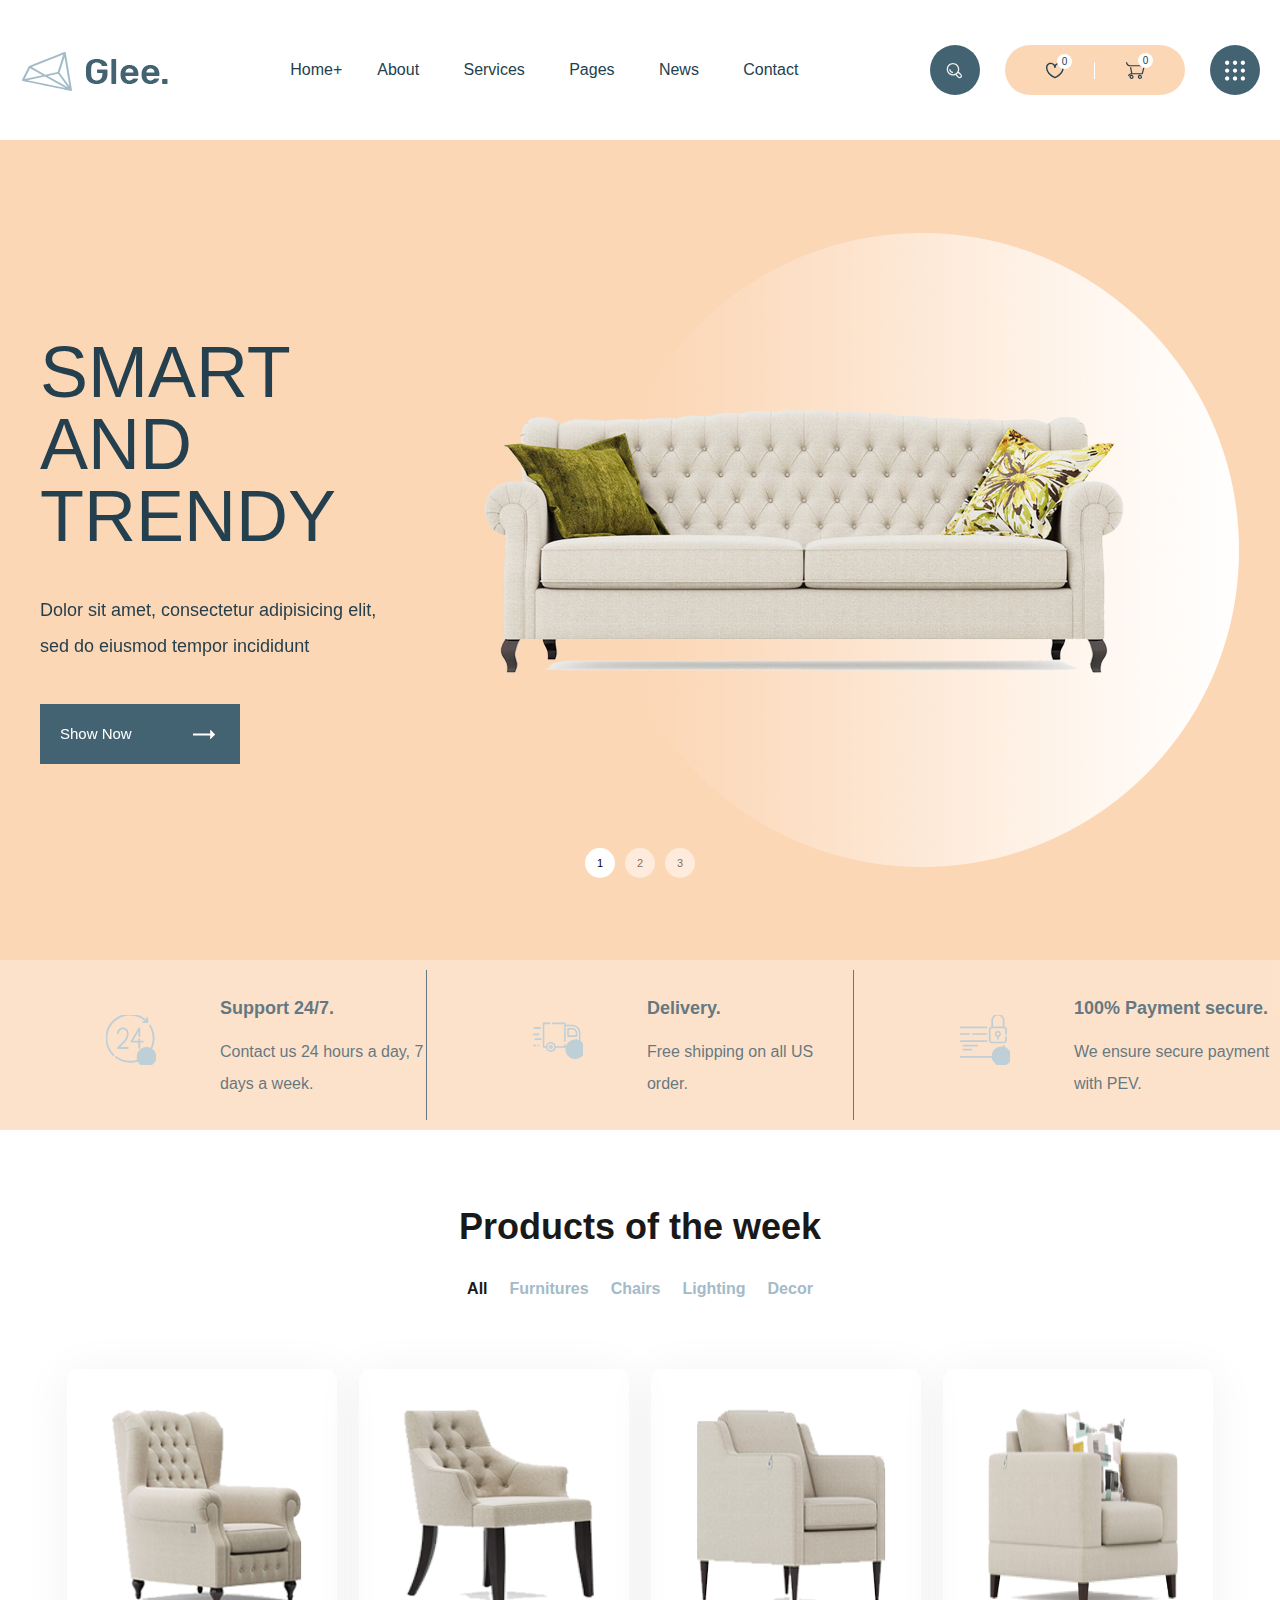
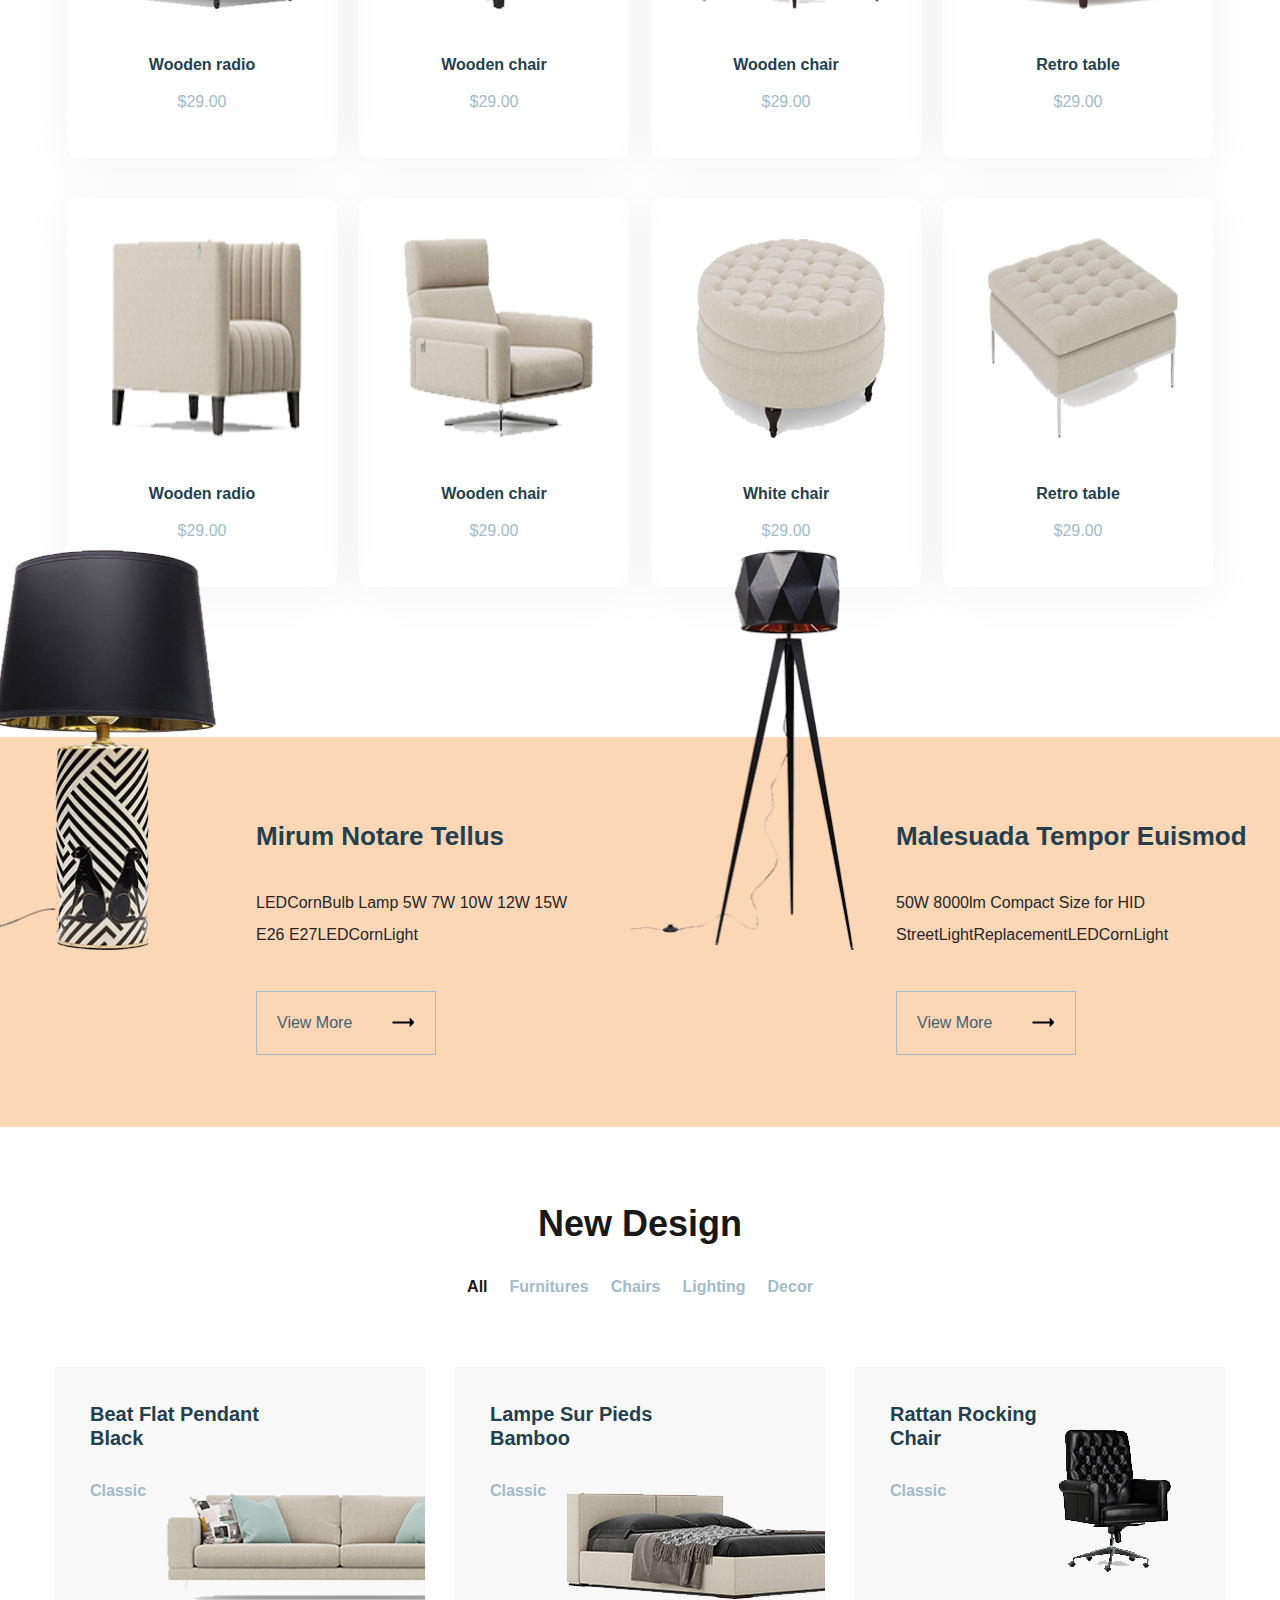
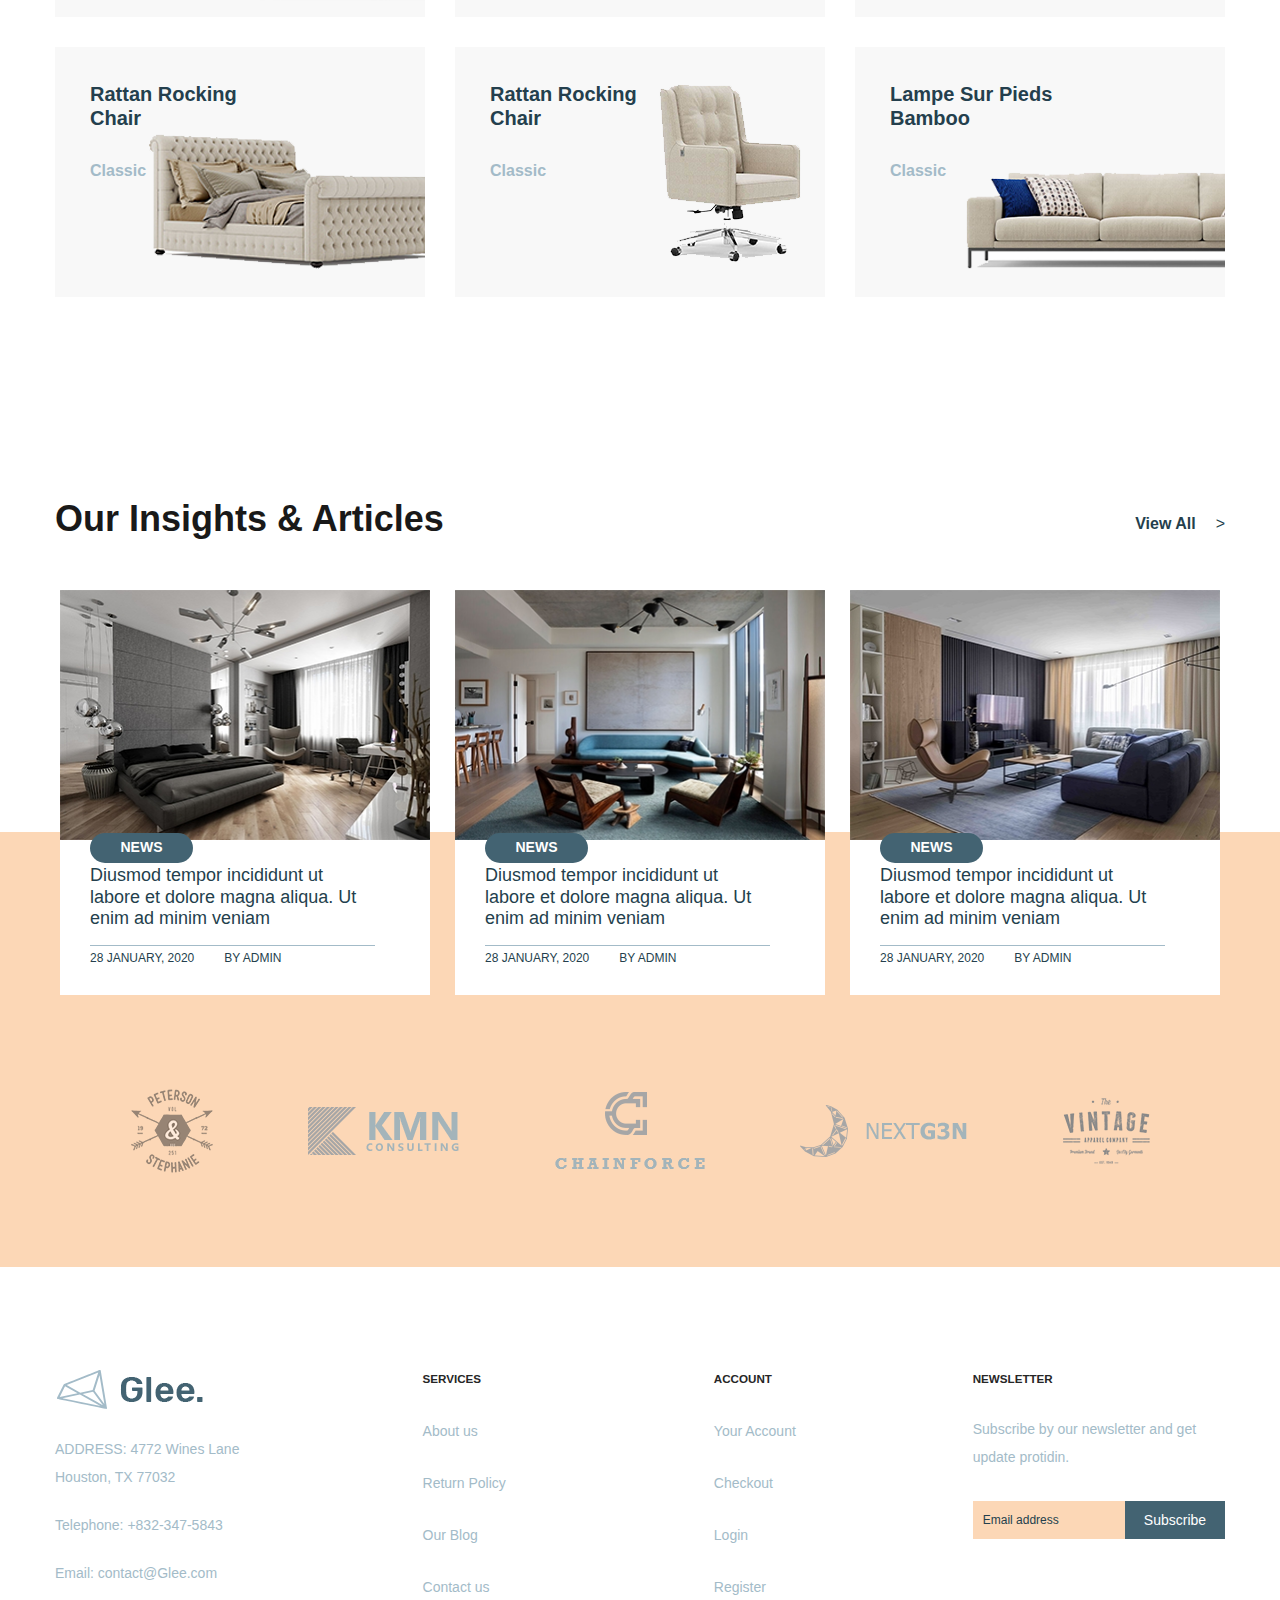
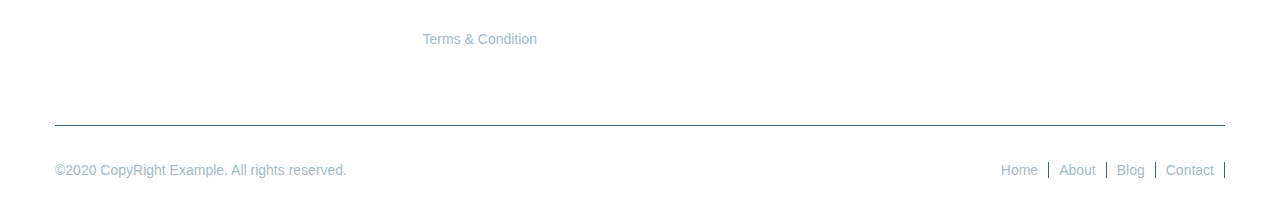
<file: index.html>
<!DOCTYPE html>
<html lang="en">
  <head>
    <meta charset="UTF-8" />
    <meta http-equiv="X-UA-Compatible" content="IE=edge" />
    <meta name="viewport" content="width=device-width, initial-scale=1.0" />
    <title>Glee</title>
    <link
      rel="stylesheet"
      href="https://cdn.jsdelivr.net/npm/@fancyapps/ui/dist/fancybox.css"
    />
    <link
      rel="apple-touch-icon"
      sizes="180x180"
      href="../images/favicon/apple-touch-icon.png"
    />
    <link
      rel="icon"
      type="image/png"
      sizes="32x32"
      href="../images/favicon/favicon-32x32.png"
    />
    <link
      rel="icon"
      type="image/png"
      sizes="16x16"
      href="../images/favicon/favicon-16x16.png"
    />
    <link rel="manifest" href="../images/favicon/site.webmanifest" />
    <link rel="stylesheet" href="css/style.min.css" />
  </head>
  <body>
    <header class="header">
      <!-- <div class="container"> -->
      <div class="header__inner">
        <a class="logo" href="index.html"
          ><img class="logo-img" src="images/logo.svg" alt="Glee"
        /></a>

        <nav class="menu">
          <ul class="menu__list">
            <li class="menu__list-item">
              <a class="menu__list-link--active" href="index.html">Home</a>
            </li>
            <li class="menu__list-item">
              <a class="menu__list-link" href="about.html">About</a>
            </li>
            <li class="menu__list-item">
              <a class="menu__list-link" href="terms.html">Services</a>
            </li>
            <li class="menu__list-item">
              <a class="menu__list-link" href="shop.html">Pages</a>
            </li>
            <li class="menu__list-item">
              <a class="menu__list-link" href="blog.html">News</a>
            </li>
            <li class="menu__list-item">
              <a class="menu__list-link" href="contact.html">Contact</a>
            </li>
          </ul>
        </nav>
        <div class="user-nav">
          <div class="user-nav__search-box">
            <input
              class="user-nav__search-input"
              type="text"
              placeholder="Type..."
            />
            <button class="user-nav__btn" type="submit">
              <!-- <img
            class="user-nav__btn-img"
            src="images/icons/search.svg"
            alt="search"
          /> -->
              <?xml version="1.0" encoding="UTF-8"?>
              <svg
                width="17px"
                height="17px"
                viewBox="1544 65 17 17"
                xmlns="http://www.w3.org/2000/svg"
                xmlns:xlink="http://www.w3.org/1999/xlink"
                version="1.1"
              >
                <!-- Generated by Pixelmator Pro 2.2 -->
                <path
                  id="icon"
                  d="M1557.693 81.292 C1557.079 81.301 1556.349 81.064 1555.589 80.318 1555.589 80.318 1553.531 77.968 1553.531 77.968 1552.751 78.313 1551.892 78.507 1550.984 78.507 1547.516 78.507 1544.705 75.706 1544.705 72.25 1544.705 68.794 1547.511 65.998 1550.98 65.998 1554.445 65.998 1557.259 68.797 1557.259 72.253 1557.259 73.183 1557.056 74.064 1556.691 74.857 1556.691 74.857 1559.027 76.894 1559.027 76.894 1560.73 78.64 1559.772 80.16 1559.32 80.611 1559.083 80.866 1558.483 81.281 1557.693 81.292 Z M1557.695 80.037 C1557.927 80.025 1558.17 79.94 1558.406 79.74 1558.615 79.563 1559.04 78.671 1558.179 77.867 1558.179 77.867 1556.017 75.986 1556.017 75.986 1555.633 76.498 1555.175 76.953 1554.654 77.326 L1556.525 79.513 C1556.726 79.736 1557.184 80.063 1557.695 80.037 Z M1550.98 77.201 C1553.722 77.201 1555.945 74.985 1555.945 72.253 1555.945 69.521 1553.722 67.306 1550.98 67.306 1548.238 67.306 1546.015 69.521 1546.015 72.253 1546.015 74.985 1548.235 77.201 1550.98 77.201 Z M1550.625 76.087 C1550.582 76.09 1550.538 76.09 1550.494 76.085 1549.683 75.924 1548.938 75.536 1548.351 74.955 1547.768 74.374 1547.379 73.626 1547.216 72.818 1547.151 72.464 1547.344 72.142 1547.703 72.076 1548.058 72.011 1548.381 72.206 1548.447 72.56 1548.543 73.142 1548.804 73.628 1549.228 74.05 1549.649 74.438 1550.168 74.727 1550.72 74.826 1551.045 74.891 1551.274 75.216 1551.208 75.57 1551.151 75.853 1550.92 76.065 1550.625 76.087 Z"
                  fill="#f0f0f0"
                  fill-opacity="1"
                  stroke="none"
                />
              </svg>
            </button>
          </div>
          <div class="burger">
            <button class="burger__btn">
              <span class="burger__line-1 burger__line"></span>
              <span class="burger__line-2 burger__line"></span>
              <span class="burger__line-3 burger__line"></span>
            </button>
          </div>
          <div class="user-nav__heart-cart">
            <a class="user-nav__heart" href="#">
              <img
                class="user-nav__heart-img"
                src="images/icons/heart.svg"
                alt="heart"
              />
              <div class="user-nav__heart-num">0</div>
            </a>
            <a class="user-nav__cart" href="#">
              <img
                class="user-nav__cart-img"
                src="images/icons/cart.svg"
                alt="cart"
              />
              <div class="user-nav__cart-num">0</div></a
            >
          </div>
          <a class="user-nav__dots" href="#"
            ><img
              class="user-nav__dots-img"
              src="images/icons/dots.svg"
              alt="btn"
          /></a>
        </div>
      </div>
      <!-- </div> -->
    </header>

    <main class="main">
      <section class="top-slider">
        <div class="top-slider__inner">
          <div class="top-slider__item">
            <div class="top-slider__content">
              <h1 class="top-slider__title">SMART AND TRENDY</h1>
              <p class="top-slider__subtitle">
                Dolor sit amet, consectetur adipisicing elit, sed do eiusmod
                tempor incididunt
              </p>
              <a class="top-slider__btn" href="#">Show Now </a>
              <!-- <img class="top-slider__img" src="images/slider/1.png" alt="slider image"> -->
            </div>
          </div>
          <div class="top-slider__item">
            <div class="top-slider__content">
              <h1 class="top-slider__title">SMART AND TRENDY</h1>
              <p class="top-slider__subtitle">
                Dolor sit amet, consectetur adipisicing elit, sed do eiusmod
                tempor incididunt
              </p>
              <a class="top-slider__btn" href="#">Show Now </a>
              <!-- <img class="top-slider__img" src="images/slider/1.png" alt="slider image"> -->
            </div>
          </div>
          <div class="top-slider__item">
            <div class="top-slider__content">
              <h1 class="top-slider__title">SMART AND TRENDY</h1>
              <p class="top-slider__subtitle">
                Dolor sit amet, consectetur adipisicing elit, sed do eiusmod
                tempor incididunt
              </p>
              <a class="top-slider__btn" href="#">Show Now </a>
              <!-- <img class="top-slider__img" src="images/slider/1.png" alt="slider image"> -->
            </div>
          </div>
        </div>
      </section>
      <section class="features">
        <div class="features__inner">
          <div class="features__item features__item-support">
            <h4 class="features__title">Support 24/7.</h4>
            <p class="features__text">
              Contact us 24 hours a day, 7 days a week.
            </p>
          </div>
          <div class="features__item features__item-delivery">
            <h4 class="features__title">Delivery.</h4>
            <p class="features__text">Free shipping on all US order.</p>
          </div>
          <div class="features__item features__item-payment">
            <h4 class="features__title">100% Payment secure.</h4>
            <p class="features__text">We ensure secure payment with PEV.</p>
          </div>
        </div>
      </section>

      <section class="product">
        <div class="container">
          <div class="product__inner">
            <h2 class="title">Products of the week</h2>
            <div class="product__btns">
              <button
                class="product__btn product__btn-active"
                type="button"
                data-filter="all"
              >
                All
              </button>
              <button
                class="product__btn"
                type="button"
                data-filter=".category-a"
              >
                Furnitures
              </button>
              <button
                class="product__btn"
                type="button"
                data-filter=".category-b"
              >
                Chairs
              </button>
              <button
                class="product__btn"
                type="button"
                data-filter=".category-c"
              >
                Lighting
              </button>
              <button
                class="product__btn"
                type="button"
                data-filter=".category-d"
              >
                Decor
              </button>
            </div>
            <div class="product__items">
              <div class="product__item mix category-a">
                <div class="product__item-hover">
                  <a
                    class="product__item-hover-link product__item-hover-search"
                    href="#"
                    style="background-image: url(../images/icons/forma2.svg)"
                  ></a>
                  <a
                    class="product__item-hover-link product__item-hover-cart"
                    href="#"
                    style="background-image: url(../images/icons/forma1.svg)"
                  ></a>
                  <a
                    class="product__item-hover-link product__item-hover-like"
                    href="#"
                    style="background-image: url(../images/icons/forma3.svg)"
                  ></a>
                </div>
                <div class="product__item-img">
                  <img
                    class="product__item-img"
                    src="images/products/1.png"
                    alt="item image"
                  />
                </div>
                <h4 class="product__item-title">Wooden radio</h4>
                <p class="product__item-price">$29.00</p>
              </div>
              <div class="product__item mix category-c">
                <div class="product__item-hover">
                  <a
                    class="product__item-hover-link product__item-hover-search"
                    href="#"
                    style="background-image: url(images/icons/forma2.svg)"
                  ></a>
                  <a
                    class="product__item-hover-link product__item-hover-cart"
                    href="#"
                    style="background-image: url(../images/icons/forma1.svg)"
                  ></a>
                  <a
                    class="product__item-hover-link product__item-hover-like"
                    href="#"
                    style="background-image: url(../images/icons/forma3.svg)"
                  ></a>
                </div>
                <div class="product__item-img">
                  <img
                    class="product__item-img"
                    src="../images/products/2.png"
                    alt="item image"
                  />
                </div>
                <h4 class="product__item-title">Wooden chair</h4>
                <p class="product__item-price">$29.00</p>
              </div>
              <div class="product__item mix category-b">
                <div class="product__item-hover">
                  <a
                    class="product__item-hover-link product__item-hover-search"
                    href="#"
                    style="background-image: url(../images/icons/forma2.svg)"
                  ></a>
                  <a
                    class="product__item-hover-link product__item-hover-cart"
                    href="#"
                    style="background-image: url(../images/icons/forma1.svg)"
                  ></a>
                  <a
                    class="product__item-hover-link product__item-hover-like"
                    href="#"
                    style="background-image: url(../images/icons/forma3.svg)"
                  ></a>
                </div>
                <div class="product__item-img">
                  <img
                    class="product__item-img"
                    src="../images/products/3.png"
                    alt="item image"
                  />
                </div>
                <h4 class="product__item-title">Wooden chair</h4>
                <p class="product__item-price">$29.00</p>
              </div>
              <div class="product__item mix category-a">
                <div class="product__item-hover">
                  <a
                    class="product__item-hover-link product__item-hover-search"
                    href="#"
                    style="background-image: url(../images/icons/forma2.svg)"
                  ></a>
                  <a
                    class="product__item-hover-link product__item-hover-cart"
                    href="#"
                    style="background-image: url(../images/icons/forma1.svg)"
                  ></a>
                  <a
                    class="product__item-hover-link product__item-hover-like"
                    href="#"
                    style="background-image: url(../images/icons/forma3.svg)"
                  ></a>
                </div>
                <div class="product__item-img">
                  <img
                    class="product__item-img"
                    src="../images/products/4.png"
                    alt="item image"
                  />
                </div>
                <h4 class="product__item-title">Retro table</h4>
                <p class="product__item-price">$29.00</p>
              </div>
              <div class="product__item mix category-a">
                <div class="product__item-hover">
                  <a
                    class="product__item-hover-link product__item-hover-search"
                    href="#"
                    style="background-image: url(../images/icons/forma2.svg)"
                  ></a>
                  <a
                    class="product__item-hover-link product__item-hover-cart"
                    href="#"
                    style="background-image: url(../images/icons/forma1.svg)"
                  ></a>
                  <a
                    class="product__item-hover-link product__item-hover-like"
                    href="#"
                    style="background-image: url(../images/icons/forma3.svg)"
                  ></a>
                </div>
                <div class="product__item-img">
                  <img
                    class="product__item-img"
                    src="../images/products/5.png"
                    alt="item image"
                  />
                </div>
                <h4 class="product__item-title">Wooden radio</h4>
                <p class="product__item-price">$29.00</p>
              </div>
              <div class="product__item mix category-d">
                <div class="product__item-hover">
                  <a
                    class="product__item-hover-link product__item-hover-search"
                    href="#"
                    style="background-image: url(../images/icons/forma2.svg)"
                  ></a>
                  <a
                    class="product__item-hover-link product__item-hover-cart"
                    href="#"
                    style="background-image: url(../images/icons/forma1.svg)"
                  ></a>
                  <a
                    class="product__item-hover-link product__item-hover-like"
                    href="#"
                    style="background-image: url(../images/icons/forma3.svg)"
                  ></a>
                </div>
                <div class="product__item-img">
                  <img
                    class="product__item-img"
                    src="../images/products/6.png"
                    alt="item image"
                  />
                </div>
                <h4 class="product__item-title">Wooden chair</h4>
                <p class="product__item-price">$29.00</p>
              </div>
              <div class="product__item mix category-b">
                <div class="product__item-hover">
                  <a
                    class="product__item-hover-link product__item-hover-search"
                    href="#"
                    style="background-image: url(../images/icons/forma2.svg)"
                  ></a>
                  <a
                    class="product__item-hover-link product__item-hover-cart"
                    href="#"
                    style="background-image: url(../images/icons/forma1.svg)"
                  ></a>
                  <a
                    class="product__item-hover-link product__item-hover-like"
                    href="#"
                    style="background-image: url(../images/icons/forma3.svg)"
                  ></a>
                </div>
                <div class="product__item-img">
                  <img
                    class="product__item-img"
                    src="../images/products/7.png"
                    alt="item image"
                  />
                </div>
                <h4 class="product__item-title">White chair</h4>
                <p class="product__item-price">$29.00</p>
              </div>
              <div class="product__item mix category-c">
                <div class="product__item-hover">
                  <a
                    class="product__item-hover-link product__item-hover-search"
                    href="#"
                    style="background-image: url(../images/icons/forma2.svg)"
                  ></a>
                  <a
                    class="product__item-hover-link product__item-hover-cart"
                    href="#"
                    style="background-image: url(../images/icons/forma1.svg)"
                  ></a>
                  <a
                    class="product__item-hover-link product__item-hover-like"
                    href="#"
                    style="background-image: url(../images/icons/forma3.svg)"
                  ></a>
                </div>
                <div class="product__item-img">
                  <img
                    class="product__item-img"
                    src="../images/products/8.png"
                    alt="item image"
                  />
                </div>
                <h4 class="product__item-title">Retro table</h4>
                <p class="product__item-price">$29.00</p>
              </div>
            </div>
          </div>
        </div>
        <div class="product__cards">
          <div class="product__card">
            <h3 class="product__card-title product__card-title-1">
              Mirum Notare Tellus
            </h3>
            <p class="product__card-text">
              LEDCornBulb Lamp 5W 7W 10W 12W 15W E26 E27LEDCornLight
            </p>
            <a class="product__card-btn" href="#">View More</a>
          </div>
          <div class="product__card">
            <h3 class="product__card-title product__card-title-2">
              Malesuada Tempor Euismod
            </h3>
            <p class="product__card-text">
              50W 8000lm Compact Size for HID StreetLightReplacementLEDCornLight
            </p>
            <a class="product__card-btn" href="#">View More</a>
          </div>
        </div>
      </section>
      <section class="design">
        <div class="container">
          <div class="design__inner">
            <h2 class="title">New Design</h2>
            <div class="product__btns">
              <button
                class="product__btn product__btn-active"
                type="button"
                data-filter="all"
              >
                All
              </button>
              <button
                class="product__btn"
                type="button"
                data-filter=".category-a"
                data-order="1"
              >
                Furnitures
              </button>
              <button
                class="product__btn"
                type="button"
                data-filter=".category-b"
                data-order="2"
              >
                Chairs
              </button>
              <button
                class="product__btn"
                type="button"
                data-filter=".category-c"
                data-order="3"
              >
                Lighting
              </button>
              <button
                class="product__btn"
                type="button"
                data-filter=".category-d"
                data-order="4"
              >
                Decor
              </button>
            </div>
            <div class="design__items">
              <div class="design__item mix category-a">
                <a class="design__item-link" href="#">
                  <h4 class="design__item-title">Beat Flat Pendant Black</h4>
                  <span class="design__item-disc">Classic</span>
                  <img
                    class="design__item-img"
                    src="images/design/1.png"
                    alt="eror"
                  />
                </a>
              </div>
              <div class="design__item mix category-b">
                <a class="design__item-link" href="#">
                  <h4 class="design__item-title">Lampe Sur Pieds Bamboo</h4>
                  <span class="design__item-disc">Classic</span>
                  <img
                    class="design__item-img"
                    src="images/design/2.png"
                    alt="eror"
                  />
                </a>
              </div>
              <div class="design__item mix category-c">
                <a class="design__item-link" href="#">
                  <h4 class="design__item-title">Rattan Rocking Chair</h4>
                  <span class="design__item-disc">Classic</span>
                  <img
                    class="design__item-img design__item-img-3"
                    src="images/design/3.png"
                    alt="eror"
                  />
                </a>
              </div>
              <div class="design__item mix category-d">
                <a class="design__item-link" href="#">
                  <h4 class="design__item-title">Rattan Rocking Chair</h4>
                  <span class="design__item-disc">Classic</span>
                  <img
                    class="design__item-img design__item-img-4"
                    src="images/design/4.png"
                    alt="eror"
                  />
                </a>
              </div>
              <div class="design__item mix category-b">
                <a class="design__item-link" href="#">
                  <h4 class="design__item-title">Rattan Rocking Chair</h4>
                  <span class="design__item-disc">Classic</span>
                  <img
                    class="design__item-img design__item-img-5"
                    src="images/design/5.png"
                    alt="eror"
                  />
                </a>
              </div>
              <div class="design__item mix category-c">
                <a class="design__item-link" href="#">
                  <h4 class="design__item-title">Lampe Sur Pieds Bamboo</h4>
                  <span class="design__item-disc">Classic</span>
                  <img
                    class="design__item-img"
                    src="images/design/6.png"
                    alt="eror"
                  />
                </a>
              </div>
            </div>
          </div>
        </div>
      </section>

      <section class="news">
        <div class="container">
          <div class="news__inner">
            <div class="news__top">
              <h2 class="title news__title">Our Insights & Articles</h2>
              <a class="news__top-btn" href="#">View All</a>
            </div>
            <div class="news__items">
              <div class="news__item">
                <a class="news__item-link" href="#">
                  <img
                    class="news__item-img"
                    src="images/news/1.jpg"
                    alt="eror"
                  />
                  <div class="news__item-content">
                    <p class="news__item-text">
                      Diusmod tempor incididunt ut labore et dolore magna
                      aliqua. Ut enim ad minim veniam
                    </p>
                    <span class="news__item-news">NEWS</span>
                    <div class="news__item-bottom">
                      <p class="news__item-bottom-text">28 JANUARY, 2020</p>
                      <p class="news__item-bottom-text">BY ADMIN</p>
                    </div>
                  </div>
                </a>
              </div>
              <div class="news__item">
                <a class="news__item-link" href="#">
                  <img
                    class="news__item-img"
                    src="images/news/2.jpg"
                    alt="eror"
                  />
                  <div class="news__item-content">
                    <p class="news__item-text">
                      Diusmod tempor incididunt ut labore et dolore magna
                      aliqua. Ut enim ad minim veniam
                    </p>
                    <span class="news__item-news">NEWS</span>
                    <div class="news__item-bottom">
                      <p class="news__item-bottom-text">28 JANUARY, 2020</p>
                      <p class="news__item-bottom-text">BY ADMIN</p>
                    </div>
                  </div>
                </a>
              </div>
              <div class="news__item">
                <a class="news__item-link" href="#">
                  <img
                    class="news__item-img"
                    src="images/news/3.jpg"
                    alt="eror"
                  />
                  <div class="news__item-content">
                    <p class="news__item-text">
                      Diusmod tempor incididunt ut labore et dolore magna
                      aliqua. Ut enim ad minim veniam
                    </p>
                    <span class="news__item-news">NEWS</span>
                    <div class="news__item-bottom">
                      <p class="news__item-bottom-text">28 JANUARY, 2020</p>
                      <p class="news__item-bottom-text">BY ADMIN</p>
                    </div>
                  </div>
                </a>
              </div>
            </div>
            <div class="news-clients">
              <a class="news-clients__btn" href="#"
                ><img
                  class="news-clients__btn-img"
                  src="images/clients/1.png"
                  alt="eror"
              /></a>
              <a class="news-clients__btn" href="#"
                ><img
                  class="news-clients__btn-img"
                  src="images/clients/2.png"
                  alt="eror"
              /></a>
              <a class="news-clients__btn" href="#"
                ><img
                  class="news-clients__btn-img"
                  src="images/clients/3.png"
                  alt="eror"
              /></a>
              <a class="news-clients__btn" href="#"
                ><img
                  class="news-clients__btn-img"
                  src="images/clients/4.png"
                  alt="eror"
              /></a>
              <a class="news-clients__btn" href="#"
                ><img
                  class="news-clients__btn-img"
                  src="images/clients/5.png"
                  alt="eror"
              /></a>
            </div>
          </div>
        </div>
      </section>
    </main>

    <footer class="footer">
      <div class="container">
        <div class="footer__inner">
          <div class="footer__item footer__item-1">
            <a class="logo" href="#"
              ><img
                class="logo-img footer__logo"
                src="images/logo.svg"
                alt="Glee"
            /></a>
            <ul class="footer__list">
              <li class="footer__list-item footer__list-item--mail">
                <a class="footer__list-address" href="#"
                  >ADDRESS: 4772 Wines Lane Houston, TX 77032</a
                >
              </li>
              <li class="footer__list-item">
                <a class="footer__list-phone" href="tel:+8323475843"
                  >Telephone: +832-347-5843</a
                >
              </li>
              <li class="footer__list-item">
                <a class="footer__list-email" href="mailto:contact@Glee.com"
                  >Email: contact@Glee.com</a
                >
              </li>
            </ul>
          </div>
          <div class="footer__item footer__item-2">
            <h5 class="footer__title">Services</h5>
            <ul class="footer__list">
              <li class="footer__list-item">
                <a class="footer__list-link" href="#">About us</a>
              </li>
              <li class="footer__list-item">
                <a class="footer__list-link" href="#">Return Policy</a>
              </li>
              <li class="footer__list-item">
                <a class="footer__list-link" href="blog.html">Our Blog</a>
              </li>
              <li class="footer__list-item">
                <a class="footer__list-link" href="#">Contact us</a>
              </li>
              <li class="footer__list-item">
                <a class="footer__list-link" href="#">Terms & Condition</a>
              </li>
            </ul>
          </div>
          <div class="footer__item footer__item-3">
            <h5 class="footer__title">Account</h5>
            <ul class="footer__list">
              <li class="footer__list-item">
                <a class="footer__list-link" href="#">Your Account</a>
              </li>
              <li class="footer__list-item">
                <a class="footer__list-link" href="#">Checkout</a>
              </li>
              <li class="footer__list-item">
                <a class="footer__list-link" href="#">Login</a>
              </li>
              <li class="footer__list-item">
                <a class="footer__list-link" href="#">Register</a>
              </li>
            </ul>
          </div>
          <div class="footer__item footer__item-4">
            <h5 class="footer__title">newsletter</h5>
            <p class="footer__text">
              Subscribe by our newsletter and get update protidin.
            </p>
            <form class="footer__form" action="#">
              <input
                class="footer__input-email"
                type="email"
                placeholder="Email address"
              />
              <input
                class="footer__input-submit"
                type="submit"
                value="Subscribe"
              />
            </form>
          </div>
        </div>
        <div class="footer__bot">
          <p class="footer__bot-terms">
            ©2020 CopyRight Example. All rights reserved.
          </p>
          <ul class="footer__nav">
            <li class="footer__nav-item">
              <a class="footer__nav-link" href="#">Home</a>
            </li>
            <li class="footer__nav-item">
              <a class="footer__nav-link" href="#">About</a>
            </li>
            <li class="footer__nav-item">
              <a class="footer__nav-link" href="blog.html">Blog</a>
            </li>
            <li class="footer__nav-item">
              <a class="footer__nav-link" href="#">Contact</a>
            </li>
          </ul>
        </div>
      </div>
    </footer>

    <script src="https://cdn.jsdelivr.net/npm/@fancyapps/ui@4.0/dist/fancybox.umd.js"></script>
    <script src="js/main.min.js"></script>
  </body>
</html>
</file>
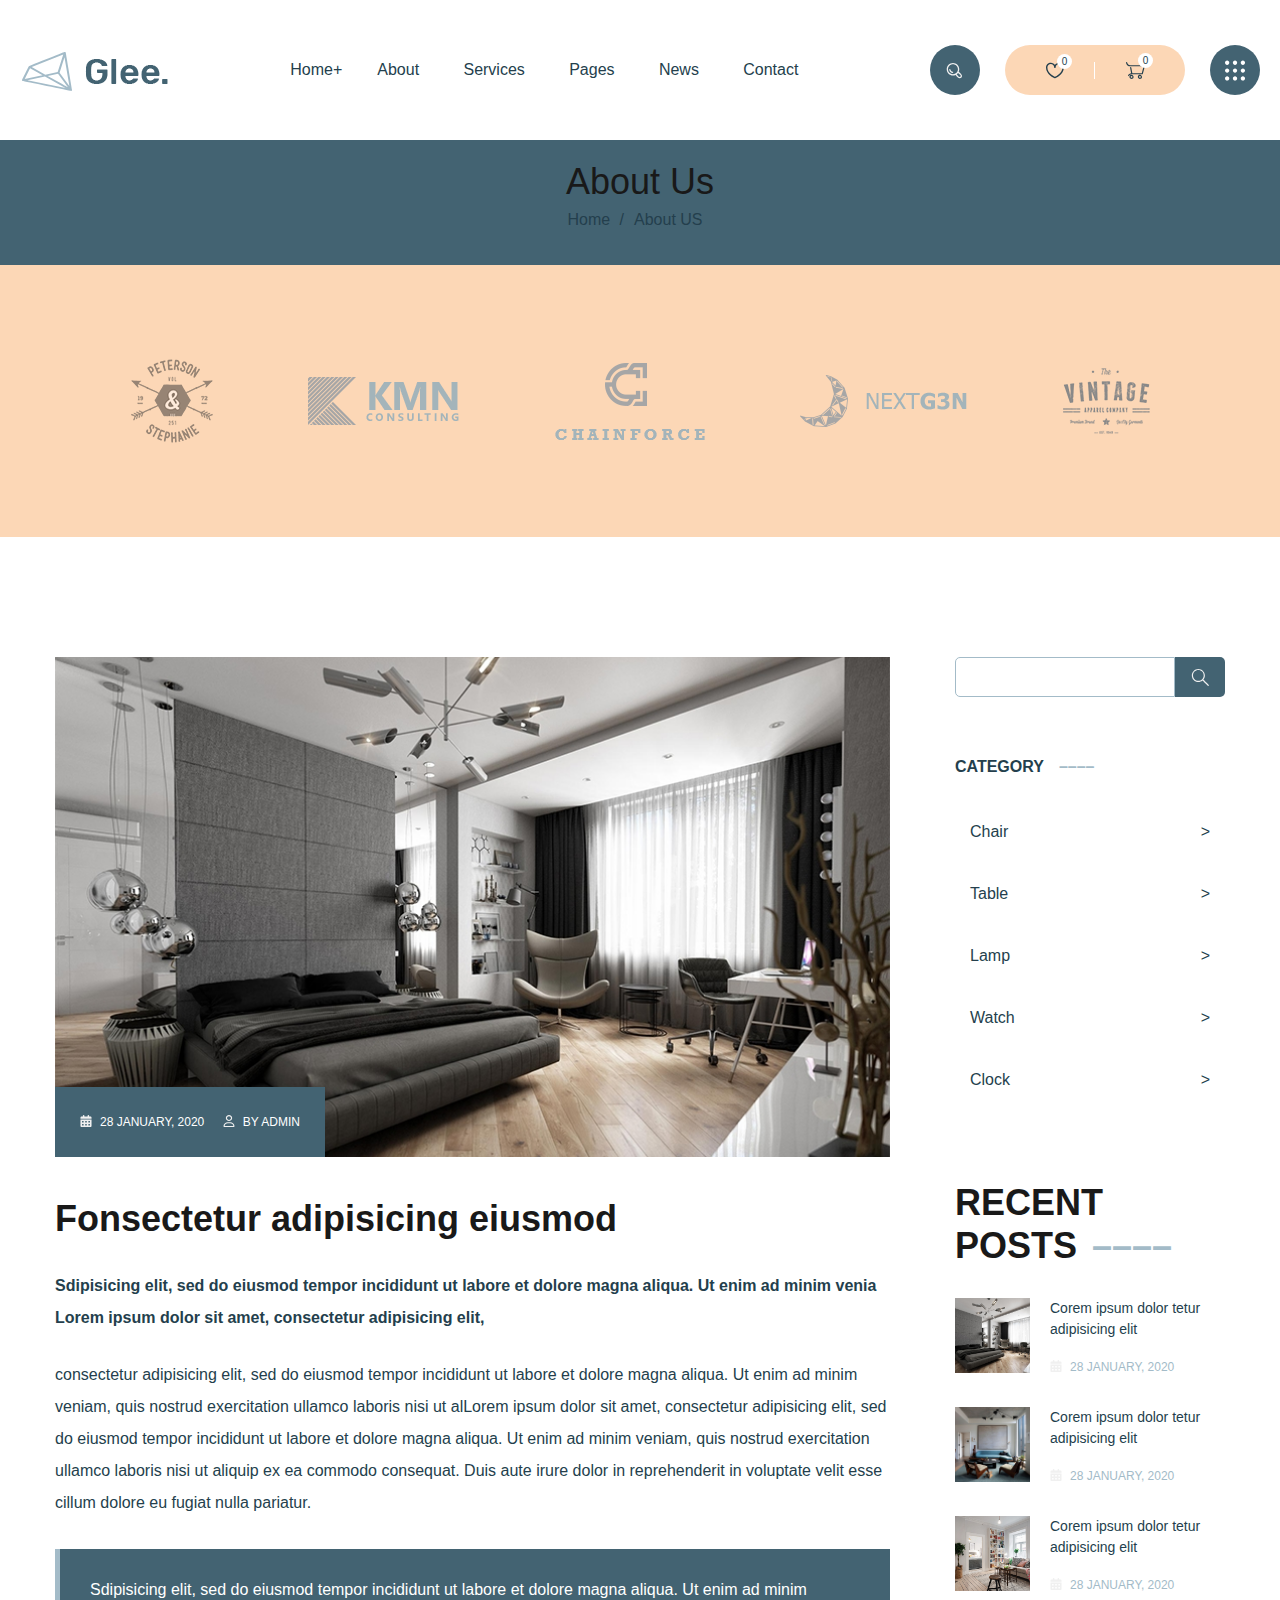
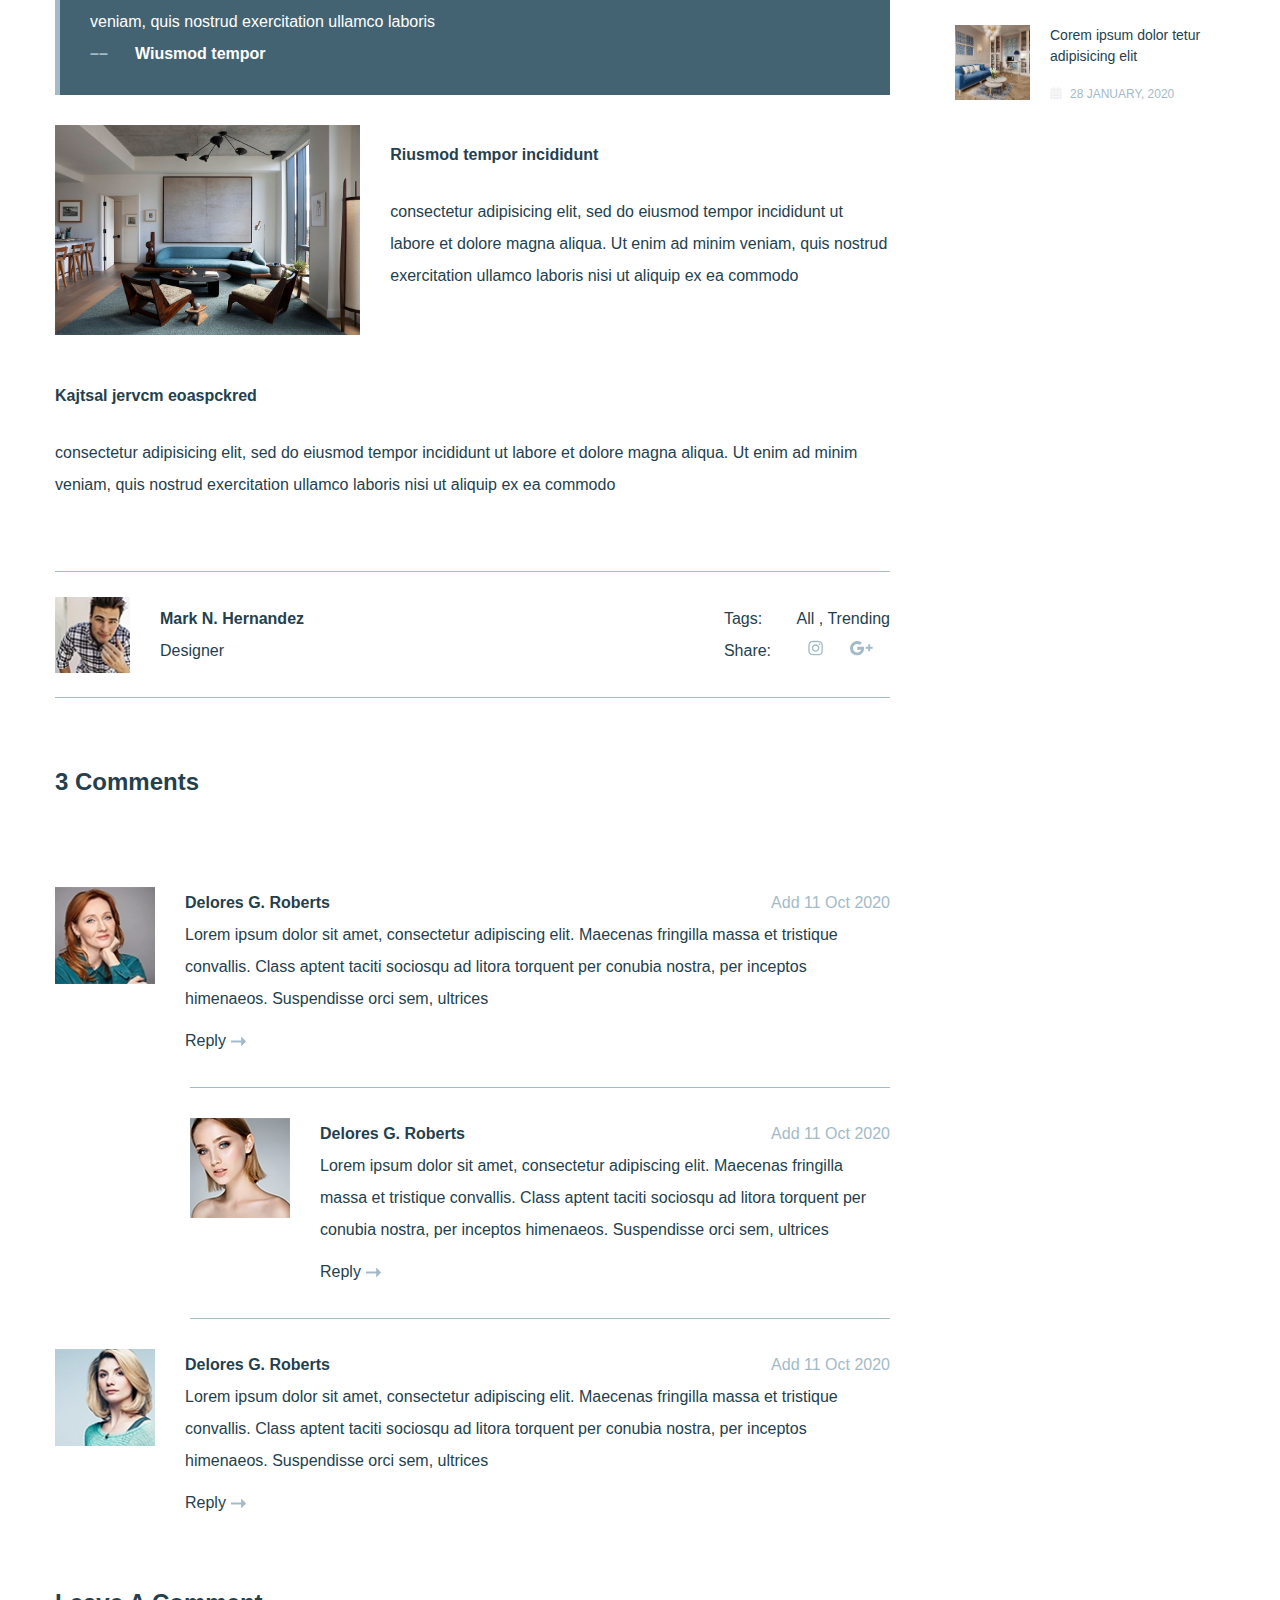
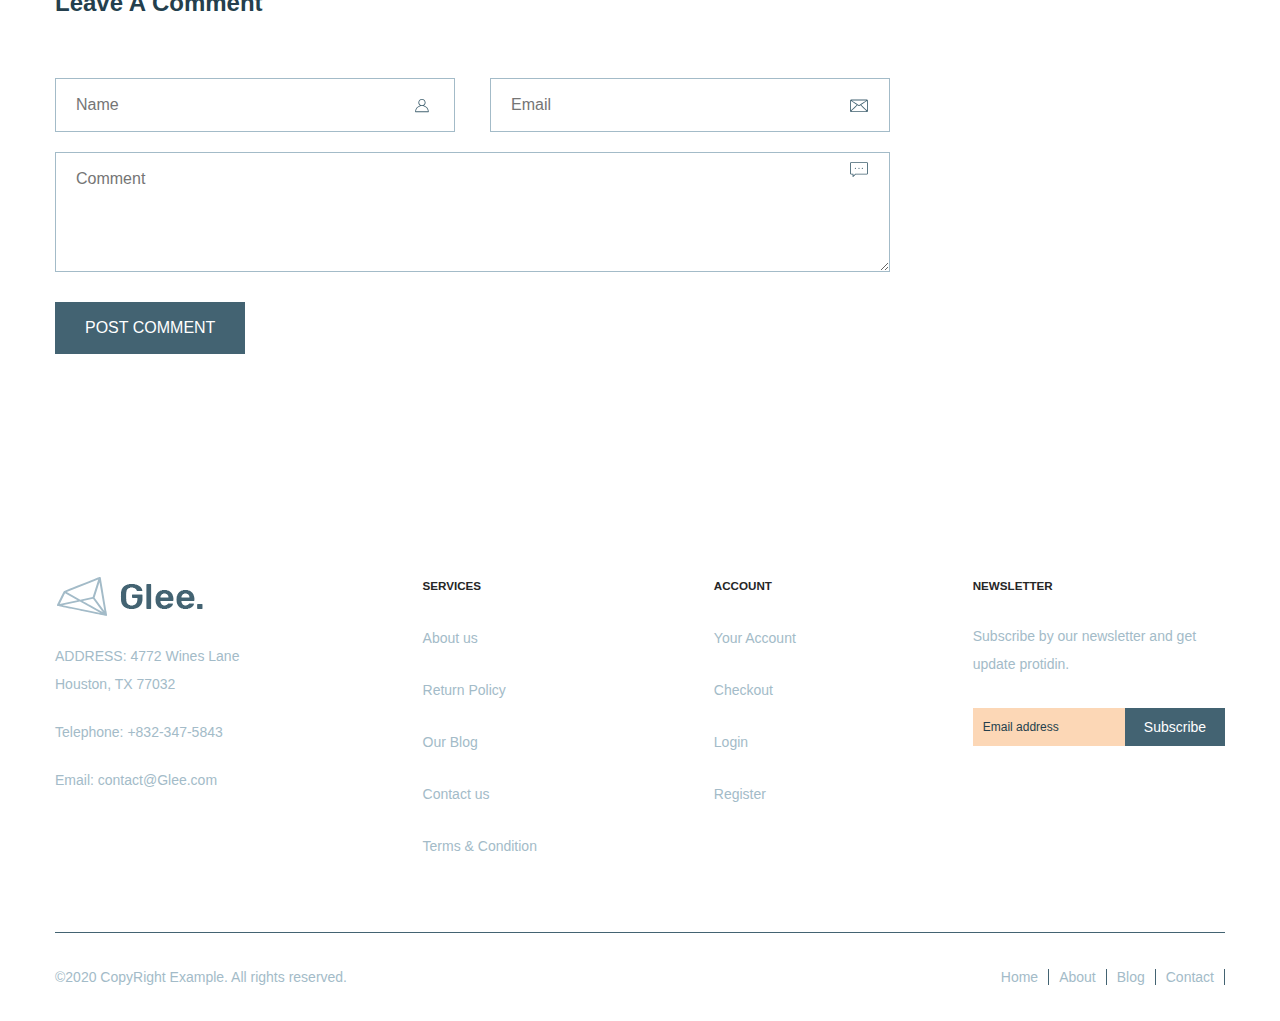
<file: blog-det.html>
<!DOCTYPE html>
<html lang="en">
  <head>
    <meta charset="UTF-8" />
    <meta http-equiv="X-UA-Compatible" content="IE=edge" />
    <meta name="viewport" content="width=device-width, initial-scale=1.0" />
    <title>Glee</title>
    <link
      rel="stylesheet"
      href="https://cdn.jsdelivr.net/npm/@fancyapps/ui/dist/fancybox.css"
    />
    <link
      rel="apple-touch-icon"
      sizes="180x180"
      href="../images/favicon/apple-touch-icon.png"
    />
    <link
      rel="icon"
      type="image/png"
      sizes="32x32"
      href="../images/favicon/favicon-32x32.png"
    />
    <link
      rel="icon"
      type="image/png"
      sizes="16x16"
      href="../images/favicon/favicon-16x16.png"
    />
    <link rel="manifest" href="../images/favicon/site.webmanifest" />
    <link rel="stylesheet" href="css/style.min.css" />
  </head>
  <body>
    <header class="header">
  <!-- <div class="container"> -->
  <div class="header__inner">
    <a class="logo" href="index.html"
      ><img class="logo-img" src="images/logo.svg" alt="Glee"
    /></a>

    <nav class="menu">
      <ul class="menu__list">
        <li class="menu__list-item">
          <a class="menu__list-link--active" href="index.html">Home</a>
        </li>
        <li class="menu__list-item">
          <a class="menu__list-link" href="about.html">About</a>
        </li>
        <li class="menu__list-item">
          <a class="menu__list-link" href="terms.html">Services</a>
        </li>
        <li class="menu__list-item">
          <a class="menu__list-link" href="shop.html">Pages</a>
        </li>
        <li class="menu__list-item">
          <a class="menu__list-link" href="blog.html">News</a>
        </li>
        <li class="menu__list-item">
          <a class="menu__list-link" href="contact.html">Contact</a>
        </li>
      </ul>
    </nav>
    <div class="user-nav">
      <div class="user-nav__search-box">
        <input
          class="user-nav__search-input"
          type="text"
          placeholder="Type..."
        />
        <button class="user-nav__btn" type="submit">
          <!-- <img
            class="user-nav__btn-img"
            src="images/icons/search.svg"
            alt="search"
          /> -->
          <?xml version="1.0" encoding="UTF-8"?>
          <svg
            width="17px"
            height="17px"
            viewBox="1544 65 17 17"
            xmlns="http://www.w3.org/2000/svg"
            xmlns:xlink="http://www.w3.org/1999/xlink"
            version="1.1"
          >
            <!-- Generated by Pixelmator Pro 2.2 -->
            <path
              id="icon"
              d="M1557.693 81.292 C1557.079 81.301 1556.349 81.064 1555.589 80.318 1555.589 80.318 1553.531 77.968 1553.531 77.968 1552.751 78.313 1551.892 78.507 1550.984 78.507 1547.516 78.507 1544.705 75.706 1544.705 72.25 1544.705 68.794 1547.511 65.998 1550.98 65.998 1554.445 65.998 1557.259 68.797 1557.259 72.253 1557.259 73.183 1557.056 74.064 1556.691 74.857 1556.691 74.857 1559.027 76.894 1559.027 76.894 1560.73 78.64 1559.772 80.16 1559.32 80.611 1559.083 80.866 1558.483 81.281 1557.693 81.292 Z M1557.695 80.037 C1557.927 80.025 1558.17 79.94 1558.406 79.74 1558.615 79.563 1559.04 78.671 1558.179 77.867 1558.179 77.867 1556.017 75.986 1556.017 75.986 1555.633 76.498 1555.175 76.953 1554.654 77.326 L1556.525 79.513 C1556.726 79.736 1557.184 80.063 1557.695 80.037 Z M1550.98 77.201 C1553.722 77.201 1555.945 74.985 1555.945 72.253 1555.945 69.521 1553.722 67.306 1550.98 67.306 1548.238 67.306 1546.015 69.521 1546.015 72.253 1546.015 74.985 1548.235 77.201 1550.98 77.201 Z M1550.625 76.087 C1550.582 76.09 1550.538 76.09 1550.494 76.085 1549.683 75.924 1548.938 75.536 1548.351 74.955 1547.768 74.374 1547.379 73.626 1547.216 72.818 1547.151 72.464 1547.344 72.142 1547.703 72.076 1548.058 72.011 1548.381 72.206 1548.447 72.56 1548.543 73.142 1548.804 73.628 1549.228 74.05 1549.649 74.438 1550.168 74.727 1550.72 74.826 1551.045 74.891 1551.274 75.216 1551.208 75.57 1551.151 75.853 1550.92 76.065 1550.625 76.087 Z"
              fill="#f0f0f0"
              fill-opacity="1"
              stroke="none"
            />
          </svg>
        </button>
      </div>
      <div class="burger">
        <button class="burger__btn">
          <span class="burger__line-1 burger__line"></span>
          <span class="burger__line-2 burger__line"></span>
          <span class="burger__line-3 burger__line"></span>
        </button>
      </div>
      <div class="user-nav__heart-cart">
        <a class="user-nav__heart" href="#">
          <img
            class="user-nav__heart-img"
            src="images/icons/heart.svg"
            alt="heart"
          />
          <div class="user-nav__heart-num">0</div>
        </a>
        <a class="user-nav__cart" href="#">
          <img
            class="user-nav__cart-img"
            src="images/icons/cart.svg"
            alt="cart"
          />
          <div class="user-nav__cart-num">0</div></a
        >
      </div>
      <a class="user-nav__dots" href="#"
        ><img class="user-nav__dots-img" src="images/icons/dots.svg" alt="btn"
      /></a>
    </div>
  </div>
  <!-- </div> -->
</header>


    <main class="main">
      <div class="top__wrapper">
  <h2 class="top__wrapper-title title">About Us</h2>
  <div class="breadcrumbs">
    <ul class="breadcrumbs__list">
      <li class="breadcrumbs__item">
        <a class="breadcrumbs__link" href="index.html">Home</a>
      </li>
      <li class="breadcrumbs__item">
        <a class="breadcrumbs__link" href="#">About US</a>
      </li>
    </ul>
  </div>
</div>
 <div class="clients">
  <div class="container">
    <div class="news-clients">
      <a class="news-clients__btn" href="#"
        ><img
          class="news-clients__btn-img"
          src="images/clients/1.png"
          alt="eror"
      /></a>
      <a class="news-clients__btn" href="#"
        ><img
          class="news-clients__btn-img"
          src="images/clients/2.png"
          alt="eror"
      /></a>
      <a class="news-clients__btn" href="#"
        ><img
          class="news-clients__btn-img"
          src="images/clients/3.png"
          alt="eror"
      /></a>
      <a class="news-clients__btn" href="#"
        ><img
          class="news-clients__btn-img"
          src="images/clients/4.png"
          alt="eror"
      /></a>
      <a class="news-clients__btn" href="#"
        ><img
          class="news-clients__btn-img"
          src="images/clients/5.png"
          alt="eror"
      /></a>
    </div>
  </div>
</div>

      <div class="blog blog-det">
  <div class="container">
    <div class="blog__inner">
      <div class="blog__content blog-det__content">
        <div class="blog__item-imgbox blog-det__imgbox">
          <img
            class="blog__item-img"
            src="images/blog/1.jpg"
            alt="blog image"
          />
          <div class="blog__item-info">
            <span class="blog__item-date">28 JANUARY, 2020</span>
            <span class="blog__item-name">BY ADMIN</span>
          </div>
        </div>
        <h3>Fonsectetur adipisicing eiusmod</h3>
        <h4>
          Sdipisicing elit, sed do eiusmod tempor incididunt ut labore et dolore
          magna aliqua. Ut enim ad minim venia Lorem ipsum dolor sit amet,
          consectetur adipisicing elit,
        </h4>
        <p>
          consectetur adipisicing elit, sed do eiusmod tempor incididunt ut
          labore et dolore magna aliqua. Ut enim ad minim veniam, quis nostrud
          exercitation ullamco laboris nisi ut alLorem ipsum dolor sit amet,
          consectetur adipisicing elit, sed do eiusmod tempor incididunt ut
          labore et dolore magna aliqua. Ut enim ad minim veniam, quis nostrud
          exercitation ullamco laboris nisi ut aliquip ex ea commodo consequat.
          Duis aute irure dolor in reprehenderit in voluptate velit esse cillum
          dolore eu fugiat nulla pariatur.
        </p>
        <blockquote>
          Sdipisicing elit, sed do eiusmod tempor incididunt ut labore et dolore
          magna aliqua. Ut enim ad minim veniam, quis nostrud exercitation
          ullamco laboris
          <span>Wiusmod tempor</span>
        </blockquote>
        <div class="blog-det__img-wrapper">
          <img class="blog-det__img-left" src="../images/blog/2.jpg" alt="" />
          <div class="blog-det__img-info">
            <h4>Riusmod tempor incididunt</h4>
            <p>
              consectetur adipisicing elit, sed do eiusmod tempor incididunt ut
              labore et dolore magna aliqua. Ut enim ad minim veniam, quis
              nostrud exercitation ullamco laboris nisi ut aliquip ex ea commodo
            </p>
          </div>
        </div>
        <h4>Kajtsal jervcm eoaspckred</h4>
        <p>
          consectetur adipisicing elit, sed do eiusmod tempor incididunt ut
          labore et dolore magna aliqua. Ut enim ad minim veniam, quis nostrud
          exercitation ullamco laboris nisi ut aliquip ex ea commodo
        </p>
        <div class="blog-det__author">
          <div class="blog-det__author-info">
            <div class="blog-det__author-imgbox">
              <img src="../images/blog/author.jpg" alt="author image" />
            </div>
            <div class="blog-det__author-infobox">
              <h4 class="blog-det__author-name">Mark N. Hernandez</h4>
              <span class="blog-det__author-position">Designer</span>
            </div>
          </div>
          <div class="blog-det__author-tags">
            <span>Tags: </span>
            <a class="blog-det__author-taglink" href="">All</a>
            ,
            <a class="blog-det__author-taglink" href="">Trending</a>

            <div class="blog-det__author-links">
              <span>Share:</span>
              <a class="blog-det__author-link" href="#">
                <svg
                  width="19px"
                  height="19px"
                  viewBox="1000 1944 19 19"
                  xmlns="http://www.w3.org/2000/svg"
                  xmlns:xlink="http://www.w3.org/1999/xlink"
                  version="1.1"
                >
                  <path
                    id="Union-5"
                    d="M1009.367 1962.193 C1007.32 1962.193 1005.275 1962.118 1004.588 1961.939 1002.637 1961.435 1001.474 1960.164 1001.164 1958.189 1000.933 1956.739 1000.909 1949.999 1001.328 1948.535 1001.874 1946.629 1003.147 1945.51 1005.076 1945.193 1005.95 1945.05 1007.658 1945 1009.384 1945 1010.99 1945 1012.609 1945.044 1013.584 1945.097 1014.764 1945.16 1015.845 1945.538 1016.722 1946.381 1017.558 1947.182 1017.987 1948.183 1018.095 1949.316 1018.223 1950.669 1018.306 1957.063 1017.908 1958.562 1017.375 1960.523 1016.095 1961.683 1014.111 1962.002 1013.37 1962.121 1011.366 1962.193 1009.367 1962.193 Z M1009.447 1960.638 C1011.25 1960.638 1013.021 1960.583 1013.687 1960.51 1015.201 1960.344 1016.202 1959.411 1016.441 1957.906 1016.688 1956.394 1016.688 1950.877 1016.547 1949.461 1016.392 1947.948 1015.468 1946.953 1013.972 1946.719 1013.231 1946.606 1011.447 1946.556 1009.672 1946.556 1007.959 1946.556 1006.255 1946.604 1005.505 1946.685 1004.006 1946.858 1002.998 1947.783 1002.759 1949.275 1002.512 1950.856 1002.514 1956.767 1002.699 1957.955 1002.89 1959.191 1003.589 1960.039 1004.822 1960.385 1005.49 1960.572 1007.487 1960.638 1009.447 1960.638 Z M1009.562 1958.01 C1007.125 1958.01 1005.172 1956.035 1005.191 1953.597 1005.21 1951.16 1007.199 1949.184 1009.636 1949.191 1012.067 1949.191 1014.028 1951.166 1014.009 1953.603 1013.991 1956.034 1012 1958.01 1009.562 1958.01 Z M1009.547 1956.449 C1009.547 1956.449 1009.572 1956.449 1009.572 1956.449 1011.135 1956.449 1012.423 1955.19 1012.449 1953.625 1012.474 1952.043 1011.221 1950.76 1009.646 1950.746 1009.646 1950.746 1009.621 1950.746 1009.621 1950.746 1008.058 1950.746 1006.77 1952.004 1006.744 1953.57 1006.719 1955.145 1007.972 1956.436 1009.547 1956.449 Z M1014.209 1950.054 C1013.636 1950.048 1013.183 1949.586 1013.187 1949.019 1013.192 1948.451 1013.651 1947.99 1014.218 1947.99 1014.218 1947.99 1014.232 1947.99 1014.232 1947.99 1014.799 1947.99 1015.256 1948.452 1015.252 1949.025 1015.247 1949.591 1014.781 1950.054 1014.209 1950.054 Z"
                  />
                </svg>
              </a>
              <a class="blog-det__author-link" href="#">
                <svg
                  width="24px"
                  height="16px"
                  viewBox="1045 1945 24 16"
                  xmlns="http://www.w3.org/2000/svg"
                  xmlns:xlink="http://www.w3.org/1999/xlink"
                  version="1.1"
                >
                  <path
                    id="Union-6"
                    d="M1052.751 1960.35 C1051.342 1960.267 1050.062 1959.825 1048.928 1958.989 1047.466 1957.912 1046.545 1956.475 1046.158 1954.701 1046.017 1954.058 1045.967 1953.416 1046.02 1952.767 1046.122 1951.234 1046.657 1949.86 1047.64 1948.665 1048.658 1947.415 1049.955 1946.6 1051.505 1946.207 1051.899 1946.104 1052.293 1946.041 1052.694 1946.021 1052.922 1946.013 1053.15 1946 1053.378 1946 1054.593 1946.013 1055.731 1946.318 1056.776 1946.932 1057.477 1947.333 1057.874 1947.74 1058.045 1947.864 1057.329 1948.569 1056.641 1949.259 1055.938 1949.95 1055.416 1949.5 1054.839 1949.087 1053.839 1948.934 1053.632 1948.905 1053.427 1948.89 1053.226 1948.89 1051.219 1948.89 1049.538 1950.341 1049.09 1952.243 1048.983 1952.67 1048.953 1953.106 1048.99 1953.541 1049.143 1955.309 1050.327 1956.759 1051.925 1957.277 1052.332 1957.405 1052.754 1957.466 1053.179 1957.466 1053.278 1957.466 1053.377 1957.463 1053.477 1957.457 1054.23 1957.408 1054.936 1957.208 1055.575 1956.786 1056.65 1956.054 1056.998 1954.908 1057 1954.625 1057 1954.625 1053.154 1954.625 1053.154 1954.625 1053.154 1954.53 1053.168 1952.733 1053.175 1951.855 1053.175 1951.855 1053.182 1951.738 1053.182 1951.738 1053.182 1951.738 1059.936 1951.738 1059.936 1951.738 1060.3 1953.845 1059.972 1956.061 1058.661 1957.794 1057.754 1958.989 1056.547 1959.742 1055.107 1960.115 1054.469 1960.28 1053.821 1960.361 1053.168 1960.361 1053.029 1960.361 1052.89 1960.357 1052.751 1960.35 Z M1066.082 1956.296 C1066.082 1956.296 1064.259 1956.296 1064.259 1956.296 L1064.19 1956.296 1064.19 1956.227 1064.209 1953.796 1061.778 1953.796 1061.702 1953.796 1061.703 1953.72 1061.717 1951.904 1061.717 1951.835 1061.793 1951.835 1064.224 1951.835 1064.242 1949.397 1064.243 1949.328 1064.312 1949.328 1066.135 1949.328 1066.204 1949.328 1066.203 1949.397 1066.185 1951.835 1068.616 1951.835 1068.691 1951.835 1068.691 1951.904 1068.677 1953.72 1068.676 1953.796 1068.601 1953.796 1066.17 1953.796 1066.151 1956.227 1066.151 1956.296 Z"
                  />
                </svg>
              </a>
            </div>
          </div>
        </div>
        <div class="blog-det__comments comments">
          <h3 class="comments-title">3 Comments</h3>
          <div class="comments__items">
            <div class="comments__item">
              <div class="comments__item-imgbox">
                <img
                  class="comments__item-img"
                  src="images/comments/1.jpg"
                  alt="avatar"
                />
              </div>
              <div class="comments__item-info">
                <div class="comments__item-top">
                  <h5 class="comments__item-name">Delores G. Roberts</h5>
                  <span class="comments__item-date">Add 11 Oct 2020</span>
                </div>
                <p class="comments__item-text">
                  Lorem ipsum dolor sit amet, consectetur adipiscing elit.
                  Maecenas fringilla massa et tristique convallis. Class aptent
                  taciti sociosqu ad litora torquent per conubia nostra, per
                  inceptos himenaeos. Suspendisse orci sem, ultrices
                </p>
                <a class="comments__item-reply" href="#">Reply</a>
              </div>
            </div>
            <div class="comments__item">
              <div class="comments__item-imgbox">
                <img
                  class="comments__item-img"
                  src="images/comments/2.jpg"
                  alt="avatar"
                />
              </div>
              <div class="comments__item-info">
                <div class="comments__item-top">
                  <h5 class="comments__item-name">Delores G. Roberts</h5>
                  <span class="comments__item-date">Add 11 Oct 2020</span>
                </div>
                <p class="comments__item-text">
                  Lorem ipsum dolor sit amet, consectetur adipiscing elit.
                  Maecenas fringilla massa et tristique convallis. Class aptent
                  taciti sociosqu ad litora torquent per conubia nostra, per
                  inceptos himenaeos. Suspendisse orci sem, ultrices
                </p>
                <a class="comments__item-reply" href="#">Reply</a>
              </div>
            </div>
            <div class="comments__item">
              <div class="comments__item-imgbox">
                <img
                  class="comments__item-img"
                  src="images/comments/3.jpg"
                  alt="avatar"
                />
              </div>
              <div class="comments__item-info">
                <div class="comments__item-top">
                  <h5 class="comments__item-name">Delores G. Roberts</h5>
                  <span class="comments__item-date">Add 11 Oct 2020</span>
                </div>
                <p class="comments__item-text">
                  Lorem ipsum dolor sit amet, consectetur adipiscing elit.
                  Maecenas fringilla massa et tristique convallis. Class aptent
                  taciti sociosqu ad litora torquent per conubia nostra, per
                  inceptos himenaeos. Suspendisse orci sem, ultrices
                </p>
                <a class="comments__item-reply" href="#">Reply</a>
              </div>
            </div>
          </div>
          <div class="comments__form-box">
            <h3 class="comments__form-title">Leave A Comment</h3>
            <form class="comments__form">
              <div class="comments__form-top">
                <div class="comments__form-name">
                  <input
                    class="comments__form-input-name"
                    placeholder="Name"
                    type="text"
                  />
                </div>
                <div class="comments__form-email">
                  <input
                    class="comments__form-input-email"
                    placeholder="Email"
                    type="email"
                  />
                </div>
              </div>
              <div class="comments__form-textareabox">
                <textarea
                  class="comments__form-textarea"
                  placeholder="Comment"
                ></textarea>
              </div>
              <input
                class="comments__form-input-submit"
                type="submit"
                value="Post Comment"
              />
            </form>
          </div>
        </div>
      </div>
      <div class="blog__aside">
        <div class="aside-search">
          <form class="aside-search__form">
            <input class="aside-search__input" type="text" />
            <button class="aside-search__btn"></button>
          </form>
        </div>
        <div class="filter-category filter-item">
          <h4 class="filter__title">Category</h4>
          <form class="filter-category__form" action="#">
            <label class="filter-category__label">
              <input class="filter-category__btn" type="checkbox" />
              <div class="filter-category__checkbox">
                <span>Chair</span>
                <span>></span>
              </div>
            </label>
            <label class="filter-category__label">
              <input class="filter-category__btn" type="checkbox" />
              <div class="filter-category__checkbox">
                <span>Table</span>
                <span>></span>
              </div>
            </label>
            <label class="filter-category__label">
              <input class="filter-category__btn" type="checkbox" />
              <div class="filter-category__checkbox">
                <span>Lamp</span>
                <span>></span>
              </div>
            </label>
            <label class="filter-category__label">
              <input class="filter-category__btn" type="checkbox" />
              <div class="filter-category__checkbox">
                <span>Watch</span>
                <span>></span>
              </div>
            </label>
            <label class="filter-category__label">
              <input class="filter-category__btn" type="checkbox" />
              <div class="filter-category__checkbox">
                <span>Clock</span>
                <span>></span>
              </div>
            </label>
          </form>
        </div>
        <div class="aside-recent">
          <h3 class="filter__title">Recent posts</h3>
          <div class="aside-recent__item">
            <a class="aside-recent__item-link" href="blog-det.html">
              <img
                class="aside-recent__img"
                src="images/blog/1.jpg"
                alt="recent image"
              />
              <div class="aside-recent__item__content">
                <h5 class="aside-recent__item-title">
                  Corem ipsum dolor tetur adipisicing elit
                </h5>
                <span class="aside-recent__item-date">28 JANUARY, 2020</span>
              </div>
            </a>
          </div>
          <div class="aside-recent__item">
            <a class="aside-recent__item-link" href="blog-det.html">
              <img
                class="aside-recent__img"
                src="images/blog/2.jpg"
                alt="recent image"
              />
              <div class="aside-recent__item__content">
                <h5 class="aside-recent__item-title">
                  Corem ipsum dolor tetur adipisicing elit
                </h5>
                <span class="aside-recent__item-date">28 JANUARY, 2020</span>
              </div>
            </a>
          </div>
          <div class="aside-recent__item">
            <a class="aside-recent__item-link" href="blog-det.html">
              <img
                class="aside-recent__img"
                src="images/blog/3.jpg"
                alt="recent image"
              />
              <div class="aside-recent__item__content">
                <h5 class="aside-recent__item-title">
                  Corem ipsum dolor tetur adipisicing elit
                </h5>
                <span class="aside-recent__item-date">28 JANUARY, 2020</span>
              </div>
            </a>
          </div>
          <div class="aside-recent__item">
            <a class="aside-recent__item-link" href="blog-det.html">
              <img
                class="aside-recent__img"
                src="images/blog/4.jpg"
                alt="recent image"
              />
              <div class="aside-recent__item__content">
                <h5 class="aside-recent__item-title">
                  Corem ipsum dolor tetur adipisicing elit
                </h5>
                <span class="aside-recent__item-date">28 JANUARY, 2020</span>
              </div>
            </a>
          </div>
        </div>
      </div>
    </div>
  </div>
</div>

    </main>

    <footer class="footer">
  <div class="container">
    <div class="footer__inner">
      <div class="footer__item footer__item-1">
        <a class="logo" href="#"
          ><img class="logo-img footer__logo" src="images/logo.svg" alt="Glee"
        /></a>
        <ul class="footer__list">
          <li class="footer__list-item footer__list-item--mail">
            <a class="footer__list-address" href="#"
              >ADDRESS: 4772 Wines Lane Houston, TX 77032</a
            >
          </li>
          <li class="footer__list-item">
            <a class="footer__list-phone" href="tel:+8323475843"
              >Telephone: +832-347-5843</a
            >
          </li>
          <li class="footer__list-item">
            <a class="footer__list-email" href="mailto:contact@Glee.com"
              >Email: contact@Glee.com</a
            >
          </li>
        </ul>
      </div>
      <div class="footer__item footer__item-2">
        <h5 class="footer__title">Services</h5>
        <ul class="footer__list">
          <li class="footer__list-item">
            <a class="footer__list-link" href="#">About us</a>
          </li>
          <li class="footer__list-item">
            <a class="footer__list-link" href="#">Return Policy</a>
          </li>
          <li class="footer__list-item">
            <a class="footer__list-link" href="blog.html">Our Blog</a>
          </li>
          <li class="footer__list-item">
            <a class="footer__list-link" href="#">Contact us</a>
          </li>
          <li class="footer__list-item">
            <a class="footer__list-link" href="#">Terms & Condition</a>
          </li>
        </ul>
      </div>
      <div class="footer__item footer__item-3">
        <h5 class="footer__title">Account</h5>
        <ul class="footer__list">
          <li class="footer__list-item">
            <a class="footer__list-link" href="#">Your Account</a>
          </li>
          <li class="footer__list-item">
            <a class="footer__list-link" href="#">Checkout</a>
          </li>
          <li class="footer__list-item">
            <a class="footer__list-link" href="#">Login</a>
          </li>
          <li class="footer__list-item">
            <a class="footer__list-link" href="#">Register</a>
          </li>
        </ul>
      </div>
      <div class="footer__item footer__item-4">
        <h5 class="footer__title">newsletter</h5>
        <p class="footer__text">
          Subscribe by our newsletter and get update protidin.
        </p>
        <form class="footer__form" action="#">
          <input
            class="footer__input-email"
            type="email"
            placeholder="Email address"
          />
          <input class="footer__input-submit" type="submit" value="Subscribe" />
        </form>
      </div>
    </div>
    <div class="footer__bot">
      <p class="footer__bot-terms">
        ©2020 CopyRight Example. All rights reserved.
      </p>
      <ul class="footer__nav">
        <li class="footer__nav-item">
          <a class="footer__nav-link" href="#">Home</a>
        </li>
        <li class="footer__nav-item">
          <a class="footer__nav-link" href="#">About</a>
        </li>
        <li class="footer__nav-item">
          <a class="footer__nav-link" href="blog.html">Blog</a>
        </li>
        <li class="footer__nav-item">
          <a class="footer__nav-link" href="#">Contact</a>
        </li>
      </ul>
    </div>
  </div>
</footer>


    <script src="https://cdn.jsdelivr.net/npm/@fancyapps/ui@4.0/dist/fancybox.umd.js"></script>
    <script src="js/main.min.js"></script>
  </body>
</html>
</file>
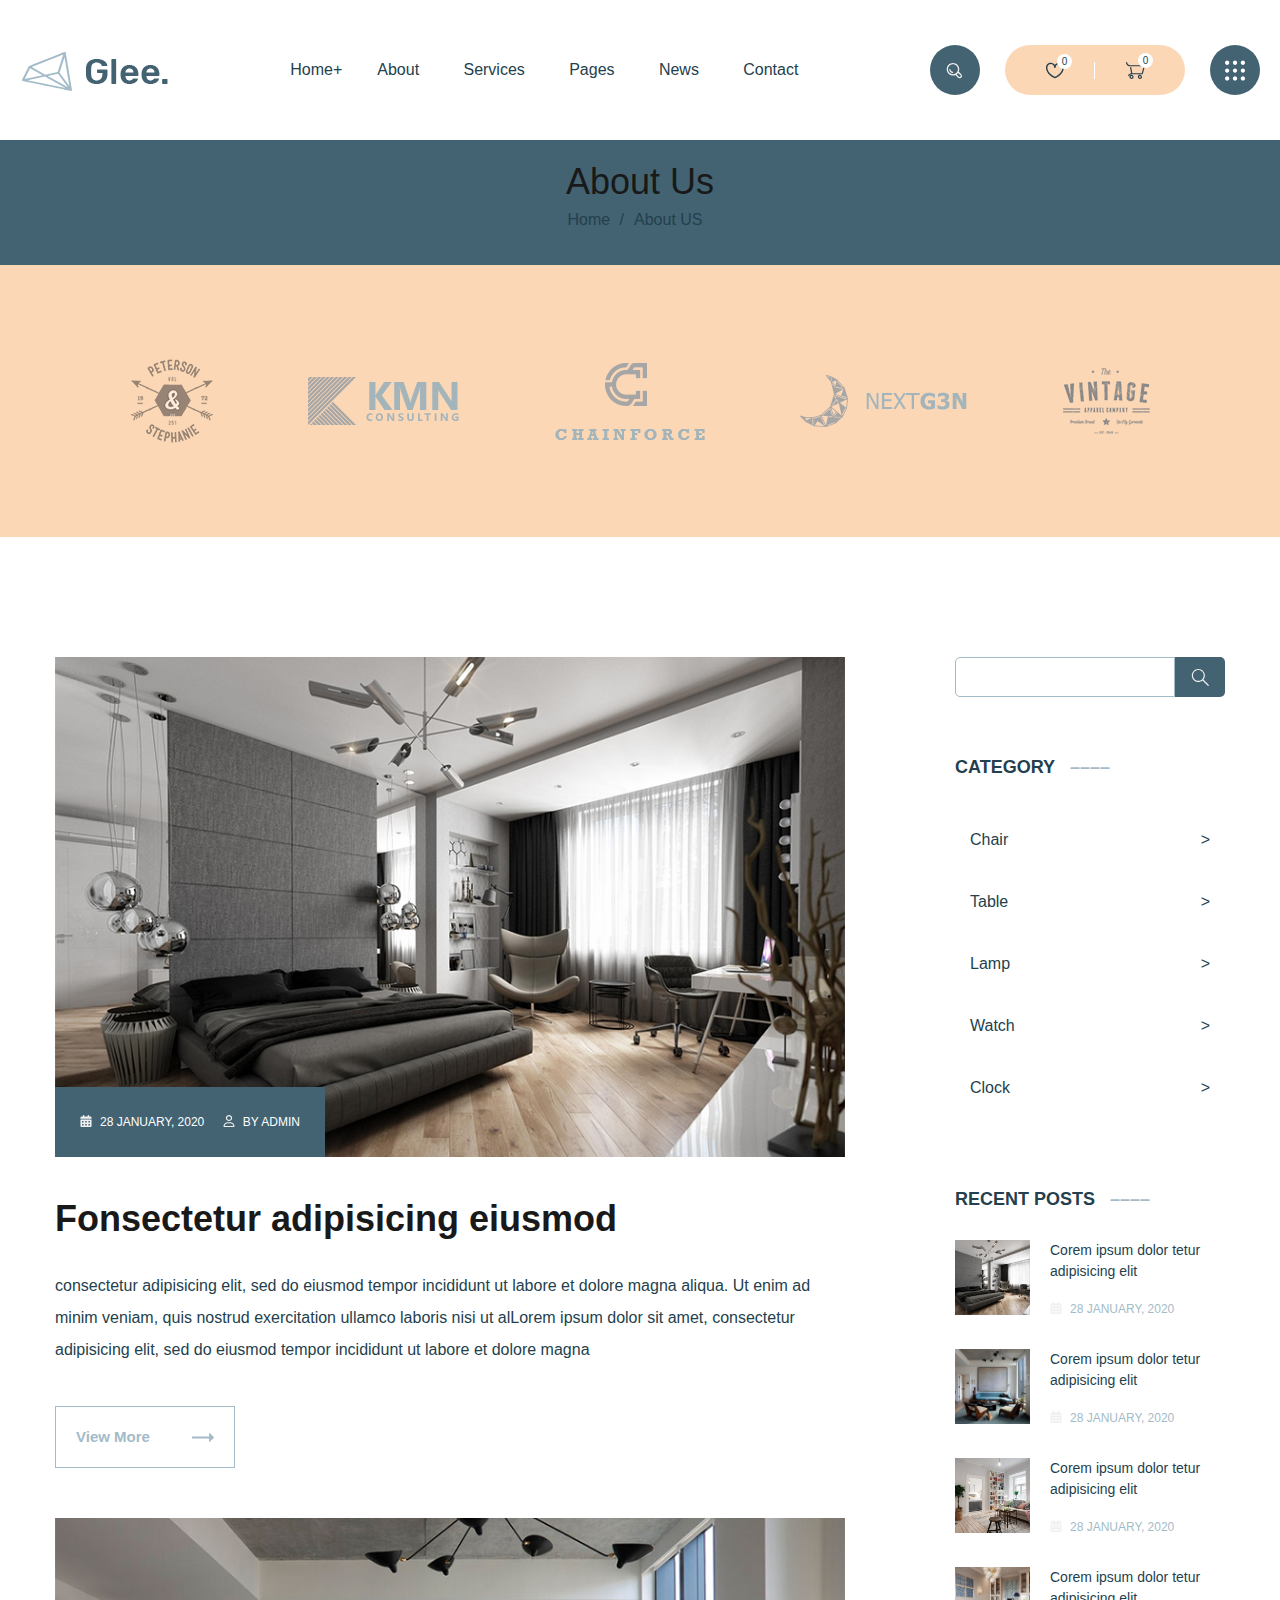
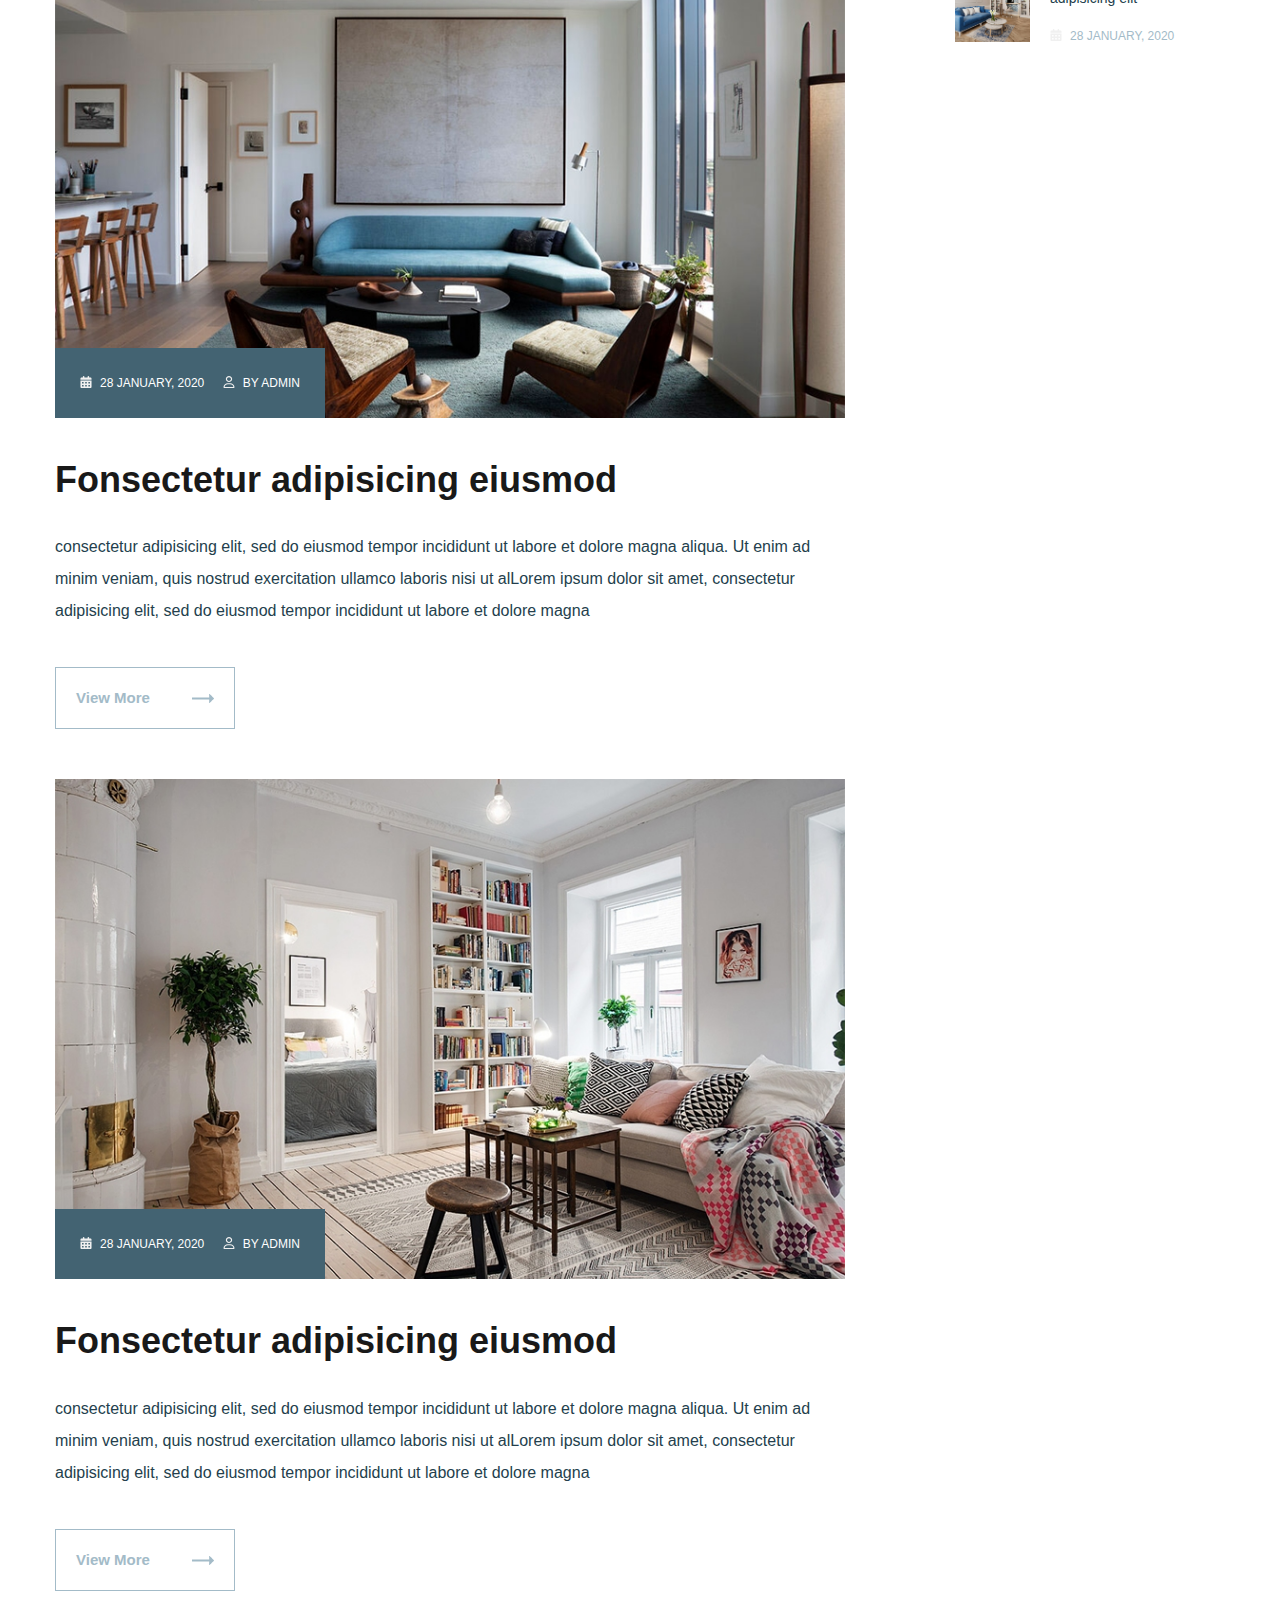
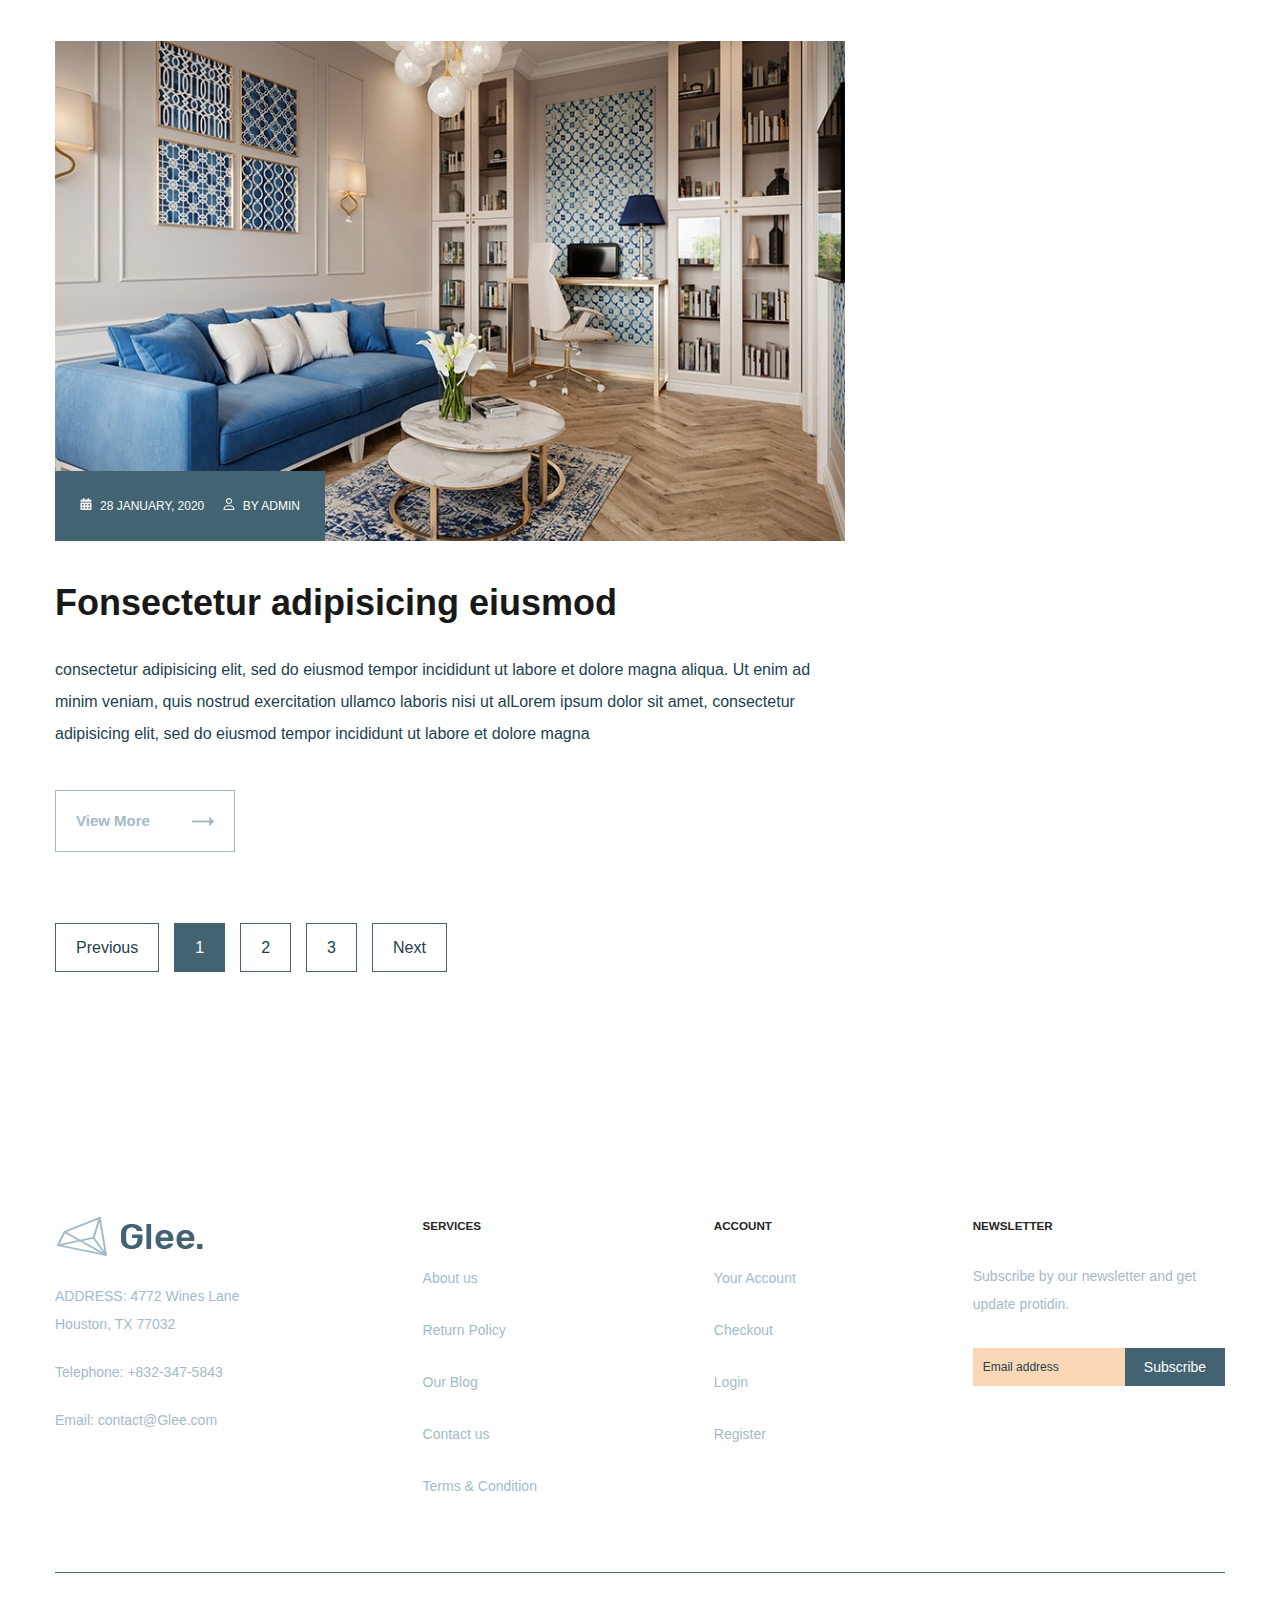
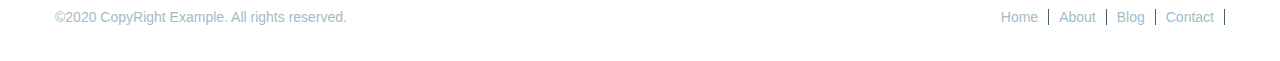
<file: blog.html>
<!DOCTYPE html>
<html lang="en">
  <head>
    <meta charset="UTF-8" />
    <meta http-equiv="X-UA-Compatible" content="IE=edge" />
    <meta name="viewport" content="width=device-width, initial-scale=1.0" />
    <title>Glee</title>
    <link
      rel="stylesheet"
      href="https://cdn.jsdelivr.net/npm/@fancyapps/ui/dist/fancybox.css"
    />
    <link
      rel="apple-touch-icon"
      sizes="180x180"
      href="../images/favicon/apple-touch-icon.png"
    />
    <link
      rel="icon"
      type="image/png"
      sizes="32x32"
      href="../images/favicon/favicon-32x32.png"
    />
    <link
      rel="icon"
      type="image/png"
      sizes="16x16"
      href="../images/favicon/favicon-16x16.png"
    />
    <link rel="manifest" href="../images/favicon/site.webmanifest" />
    <link rel="stylesheet" href="css/style.min.css" />
  </head>
  <body>
    <header class="header">
  <!-- <div class="container"> -->
  <div class="header__inner">
    <a class="logo" href="index.html"
      ><img class="logo-img" src="images/logo.svg" alt="Glee"
    /></a>

    <nav class="menu">
      <ul class="menu__list">
        <li class="menu__list-item">
          <a class="menu__list-link--active" href="index.html">Home</a>
        </li>
        <li class="menu__list-item">
          <a class="menu__list-link" href="about.html">About</a>
        </li>
        <li class="menu__list-item">
          <a class="menu__list-link" href="terms.html">Services</a>
        </li>
        <li class="menu__list-item">
          <a class="menu__list-link" href="shop.html">Pages</a>
        </li>
        <li class="menu__list-item">
          <a class="menu__list-link" href="blog.html">News</a>
        </li>
        <li class="menu__list-item">
          <a class="menu__list-link" href="contact.html">Contact</a>
        </li>
      </ul>
    </nav>
    <div class="user-nav">
      <div class="user-nav__search-box">
        <input
          class="user-nav__search-input"
          type="text"
          placeholder="Type..."
        />
        <button class="user-nav__btn" type="submit">
          <!-- <img
            class="user-nav__btn-img"
            src="images/icons/search.svg"
            alt="search"
          /> -->
          <?xml version="1.0" encoding="UTF-8"?>
          <svg
            width="17px"
            height="17px"
            viewBox="1544 65 17 17"
            xmlns="http://www.w3.org/2000/svg"
            xmlns:xlink="http://www.w3.org/1999/xlink"
            version="1.1"
          >
            <!-- Generated by Pixelmator Pro 2.2 -->
            <path
              id="icon"
              d="M1557.693 81.292 C1557.079 81.301 1556.349 81.064 1555.589 80.318 1555.589 80.318 1553.531 77.968 1553.531 77.968 1552.751 78.313 1551.892 78.507 1550.984 78.507 1547.516 78.507 1544.705 75.706 1544.705 72.25 1544.705 68.794 1547.511 65.998 1550.98 65.998 1554.445 65.998 1557.259 68.797 1557.259 72.253 1557.259 73.183 1557.056 74.064 1556.691 74.857 1556.691 74.857 1559.027 76.894 1559.027 76.894 1560.73 78.64 1559.772 80.16 1559.32 80.611 1559.083 80.866 1558.483 81.281 1557.693 81.292 Z M1557.695 80.037 C1557.927 80.025 1558.17 79.94 1558.406 79.74 1558.615 79.563 1559.04 78.671 1558.179 77.867 1558.179 77.867 1556.017 75.986 1556.017 75.986 1555.633 76.498 1555.175 76.953 1554.654 77.326 L1556.525 79.513 C1556.726 79.736 1557.184 80.063 1557.695 80.037 Z M1550.98 77.201 C1553.722 77.201 1555.945 74.985 1555.945 72.253 1555.945 69.521 1553.722 67.306 1550.98 67.306 1548.238 67.306 1546.015 69.521 1546.015 72.253 1546.015 74.985 1548.235 77.201 1550.98 77.201 Z M1550.625 76.087 C1550.582 76.09 1550.538 76.09 1550.494 76.085 1549.683 75.924 1548.938 75.536 1548.351 74.955 1547.768 74.374 1547.379 73.626 1547.216 72.818 1547.151 72.464 1547.344 72.142 1547.703 72.076 1548.058 72.011 1548.381 72.206 1548.447 72.56 1548.543 73.142 1548.804 73.628 1549.228 74.05 1549.649 74.438 1550.168 74.727 1550.72 74.826 1551.045 74.891 1551.274 75.216 1551.208 75.57 1551.151 75.853 1550.92 76.065 1550.625 76.087 Z"
              fill="#f0f0f0"
              fill-opacity="1"
              stroke="none"
            />
          </svg>
        </button>
      </div>
      <div class="burger">
        <button class="burger__btn">
          <span class="burger__line-1 burger__line"></span>
          <span class="burger__line-2 burger__line"></span>
          <span class="burger__line-3 burger__line"></span>
        </button>
      </div>
      <div class="user-nav__heart-cart">
        <a class="user-nav__heart" href="#">
          <img
            class="user-nav__heart-img"
            src="images/icons/heart.svg"
            alt="heart"
          />
          <div class="user-nav__heart-num">0</div>
        </a>
        <a class="user-nav__cart" href="#">
          <img
            class="user-nav__cart-img"
            src="images/icons/cart.svg"
            alt="cart"
          />
          <div class="user-nav__cart-num">0</div></a
        >
      </div>
      <a class="user-nav__dots" href="#"
        ><img class="user-nav__dots-img" src="images/icons/dots.svg" alt="btn"
      /></a>
    </div>
  </div>
  <!-- </div> -->
</header>


    <main class="main">
      <div class="top__wrapper">
  <h2 class="top__wrapper-title title">About Us</h2>
  <div class="breadcrumbs">
    <ul class="breadcrumbs__list">
      <li class="breadcrumbs__item">
        <a class="breadcrumbs__link" href="index.html">Home</a>
      </li>
      <li class="breadcrumbs__item">
        <a class="breadcrumbs__link" href="#">About US</a>
      </li>
    </ul>
  </div>
</div>
 <div class="clients">
  <div class="container">
    <div class="news-clients">
      <a class="news-clients__btn" href="#"
        ><img
          class="news-clients__btn-img"
          src="images/clients/1.png"
          alt="eror"
      /></a>
      <a class="news-clients__btn" href="#"
        ><img
          class="news-clients__btn-img"
          src="images/clients/2.png"
          alt="eror"
      /></a>
      <a class="news-clients__btn" href="#"
        ><img
          class="news-clients__btn-img"
          src="images/clients/3.png"
          alt="eror"
      /></a>
      <a class="news-clients__btn" href="#"
        ><img
          class="news-clients__btn-img"
          src="images/clients/4.png"
          alt="eror"
      /></a>
      <a class="news-clients__btn" href="#"
        ><img
          class="news-clients__btn-img"
          src="images/clients/5.png"
          alt="eror"
      /></a>
    </div>
  </div>
</div>

      <div class="blog">
  <div class="container">
    <div class="blog__inner">
      <button class="blog__btn-filter">Filters</button>
      <div class="blog__content">
        <div class="blog__item">
          <div class="blog__item-imgbox">
            <img
              class="blog__item-img"
              src="images/blog/1.jpg"
              alt="blog image"
            />
            <div class="blog__item-info">
              <span class="blog__item-date">28 JANUARY, 2020</span>
              <span class="blog__item-name">BY ADMIN</span>
            </div>
          </div>
          <h3 class="blog__item-title title">
            Fonsectetur adipisicing eiusmod
          </h3>
          <p class="blog__item-text">
            consectetur adipisicing elit, sed do eiusmod tempor incididunt ut
            labore et dolore magna aliqua. Ut enim ad minim veniam, quis nostrud
            exercitation ullamco laboris nisi ut alLorem ipsum dolor sit amet,
            consectetur adipisicing elit, sed do eiusmod tempor incididunt ut
            labore et dolore magna
          </p>
          <a class="blog__item-link" href="blog-det.html"
            >View More
            <?xml version="1.0" encoding="UTF-8"?>
            <svg
              width="23px"
              height="10px"
              viewBox="602 2610 23 10"
              xmlns="http://www.w3.org/2000/svg"
            >
              <path
                id="Shape-1"
                d="M603.296 2616.472 L603.288 2616.47 620.244 2616.47 C620.244 2616.47 620.144 2619.329 620.144 2619.329 620.089 2619.383 620.06 2619.458 620.06 2619.534 620.06 2619.611 620.089 2619.684 620.144 2619.738 620.144 2619.738 620.316 2619.912 620.316 2619.912 620.37 2619.966 620.443 2619.996 620.52 2619.996 620.597 2619.996 620.669 2619.966 620.724 2619.912 620.724 2619.912 624.916 2615.7 624.916 2615.7 624.97 2615.646 625 2615.573 625 2615.496 625 2615.419 624.97 2615.345 624.916 2615.292 624.916 2615.292 620.724 2611.079 620.724 2611.079 620.669 2611.026 620.597 2610.996 620.52 2610.996 620.443 2610.996 620.37 2611.026 620.316 2611.079 620.316 2611.079 620.144 2611.253 620.144 2611.253 620.089 2611.307 620.06 2611.379 620.06 2611.457 620.06 2611.534 620.089 2611.603 620.144 2611.656 620.144 2611.656 620.257 2614.521 620.257 2614.521 620.257 2614.521 603.292 2614.521 603.292 2614.521 603.133 2614.521 603 2614.658 603 2614.817 603 2614.817 603 2616.187 603 2616.187 603 2616.346 603.137 2616.472 603.296 2616.472 Z"
              />
            </svg>
          </a>
        </div>
        <div class="blog__item">
          <div class="blog__item-imgbox">
            <img
              class="blog__item-img"
              src="images/blog/2.jpg"
              alt="blog image"
            />
            <div class="blog__item-info">
              <span class="blog__item-date">28 JANUARY, 2020</span>
              <span class="blog__item-name">BY ADMIN</span>
            </div>
          </div>
          <h3 class="blog__item-title title">
            Fonsectetur adipisicing eiusmod
          </h3>
          <p class="blog__item-text">
            consectetur adipisicing elit, sed do eiusmod tempor incididunt ut
            labore et dolore magna aliqua. Ut enim ad minim veniam, quis nostrud
            exercitation ullamco laboris nisi ut alLorem ipsum dolor sit amet,
            consectetur adipisicing elit, sed do eiusmod tempor incididunt ut
            labore et dolore magna
          </p>
          <a class="blog__item-link" href="blog-det.html"
            >View More
            <?xml version="1.0" encoding="UTF-8"?>
            <svg
              width="23px"
              height="10px"
              viewBox="602 2610 23 10"
              xmlns="http://www.w3.org/2000/svg"
            >
              <path
                id="Shape-1"
                d="M603.296 2616.472 L603.288 2616.47 620.244 2616.47 C620.244 2616.47 620.144 2619.329 620.144 2619.329 620.089 2619.383 620.06 2619.458 620.06 2619.534 620.06 2619.611 620.089 2619.684 620.144 2619.738 620.144 2619.738 620.316 2619.912 620.316 2619.912 620.37 2619.966 620.443 2619.996 620.52 2619.996 620.597 2619.996 620.669 2619.966 620.724 2619.912 620.724 2619.912 624.916 2615.7 624.916 2615.7 624.97 2615.646 625 2615.573 625 2615.496 625 2615.419 624.97 2615.345 624.916 2615.292 624.916 2615.292 620.724 2611.079 620.724 2611.079 620.669 2611.026 620.597 2610.996 620.52 2610.996 620.443 2610.996 620.37 2611.026 620.316 2611.079 620.316 2611.079 620.144 2611.253 620.144 2611.253 620.089 2611.307 620.06 2611.379 620.06 2611.457 620.06 2611.534 620.089 2611.603 620.144 2611.656 620.144 2611.656 620.257 2614.521 620.257 2614.521 620.257 2614.521 603.292 2614.521 603.292 2614.521 603.133 2614.521 603 2614.658 603 2614.817 603 2614.817 603 2616.187 603 2616.187 603 2616.346 603.137 2616.472 603.296 2616.472 Z"
              />
            </svg>
          </a>
        </div>
        <div class="blog__item">
          <div class="blog__item-imgbox">
            <img
              class="blog__item-img"
              src="images/blog/3.jpg"
              alt="blog image"
            />
            <div class="blog__item-info">
              <span class="blog__item-date">28 JANUARY, 2020</span>
              <span class="blog__item-name">BY ADMIN</span>
            </div>
          </div>
          <h3 class="blog__item-title title">
            Fonsectetur adipisicing eiusmod
          </h3>
          <p class="blog__item-text">
            consectetur adipisicing elit, sed do eiusmod tempor incididunt ut
            labore et dolore magna aliqua. Ut enim ad minim veniam, quis nostrud
            exercitation ullamco laboris nisi ut alLorem ipsum dolor sit amet,
            consectetur adipisicing elit, sed do eiusmod tempor incididunt ut
            labore et dolore magna
          </p>
          <a class="blog__item-link" href="blog-det.html"
            >View More
            <?xml version="1.0" encoding="UTF-8"?>
            <svg
              width="23px"
              height="10px"
              viewBox="602 2610 23 10"
              xmlns="http://www.w3.org/2000/svg"
            >
              <path
                id="Shape-1"
                d="M603.296 2616.472 L603.288 2616.47 620.244 2616.47 C620.244 2616.47 620.144 2619.329 620.144 2619.329 620.089 2619.383 620.06 2619.458 620.06 2619.534 620.06 2619.611 620.089 2619.684 620.144 2619.738 620.144 2619.738 620.316 2619.912 620.316 2619.912 620.37 2619.966 620.443 2619.996 620.52 2619.996 620.597 2619.996 620.669 2619.966 620.724 2619.912 620.724 2619.912 624.916 2615.7 624.916 2615.7 624.97 2615.646 625 2615.573 625 2615.496 625 2615.419 624.97 2615.345 624.916 2615.292 624.916 2615.292 620.724 2611.079 620.724 2611.079 620.669 2611.026 620.597 2610.996 620.52 2610.996 620.443 2610.996 620.37 2611.026 620.316 2611.079 620.316 2611.079 620.144 2611.253 620.144 2611.253 620.089 2611.307 620.06 2611.379 620.06 2611.457 620.06 2611.534 620.089 2611.603 620.144 2611.656 620.144 2611.656 620.257 2614.521 620.257 2614.521 620.257 2614.521 603.292 2614.521 603.292 2614.521 603.133 2614.521 603 2614.658 603 2614.817 603 2614.817 603 2616.187 603 2616.187 603 2616.346 603.137 2616.472 603.296 2616.472 Z"
              />
            </svg>
          </a>
        </div>
        <div class="blog__item">
          <div class="blog__item-imgbox">
            <img
              class="blog__item-img"
              src="images/blog/4.jpg"
              alt="blog image"
            />
            <div class="blog__item-info">
              <span class="blog__item-date">28 JANUARY, 2020</span>
              <span class="blog__item-name">BY ADMIN</span>
            </div>
          </div>
          <h3 class="blog__item-title title">
            Fonsectetur adipisicing eiusmod
          </h3>
          <p class="blog__item-text">
            consectetur adipisicing elit, sed do eiusmod tempor incididunt ut
            labore et dolore magna aliqua. Ut enim ad minim veniam, quis nostrud
            exercitation ullamco laboris nisi ut alLorem ipsum dolor sit amet,
            consectetur adipisicing elit, sed do eiusmod tempor incididunt ut
            labore et dolore magna
          </p>
          <a class="blog__item-link" href="blog-det.html"
            >View More
            <?xml version="1.0" encoding="UTF-8"?>
            <svg
              width="23px"
              height="10px"
              viewBox="602 2610 23 10"
              xmlns="http://www.w3.org/2000/svg"
            >
              <path
                id="Shape-1"
                d="M603.296 2616.472 L603.288 2616.47 620.244 2616.47 C620.244 2616.47 620.144 2619.329 620.144 2619.329 620.089 2619.383 620.06 2619.458 620.06 2619.534 620.06 2619.611 620.089 2619.684 620.144 2619.738 620.144 2619.738 620.316 2619.912 620.316 2619.912 620.37 2619.966 620.443 2619.996 620.52 2619.996 620.597 2619.996 620.669 2619.966 620.724 2619.912 620.724 2619.912 624.916 2615.7 624.916 2615.7 624.97 2615.646 625 2615.573 625 2615.496 625 2615.419 624.97 2615.345 624.916 2615.292 624.916 2615.292 620.724 2611.079 620.724 2611.079 620.669 2611.026 620.597 2610.996 620.52 2610.996 620.443 2610.996 620.37 2611.026 620.316 2611.079 620.316 2611.079 620.144 2611.253 620.144 2611.253 620.089 2611.307 620.06 2611.379 620.06 2611.457 620.06 2611.534 620.089 2611.603 620.144 2611.656 620.144 2611.656 620.257 2614.521 620.257 2614.521 620.257 2614.521 603.292 2614.521 603.292 2614.521 603.133 2614.521 603 2614.658 603 2614.817 603 2614.817 603 2616.187 603 2616.187 603 2616.346 603.137 2616.472 603.296 2616.472 Z"
              />
            </svg>
          </a>
        </div>
        <div class="pegination pegination-blog">
          <ul class="pegination__list pegination-blog__list">
            <li class="pegination__item">
              <span class="pegination__link" href="#">Previous</span>
            </li>
            <li class="pegination__item">
              <span class="pegination__link pegination__link--active" href="#"
                >1</span
              >
            </li>
            <li class="pegination__item">
              <a class="pegination__link" href="#">2</a>
            </li>
            <li class="pegination__item">
              <a class="pegination__link" href="#">3</a>
            </li>
            <li class="pegination__item">
              <a class="pegination__link" href="#">Next</a>
            </li>
          </ul>
        </div>
      </div>
      <div class="blog__aside">
        <div class="aside-search">
          <form class="aside-search__form">
            <input class="aside-search__input" type="text" />
            <button class="aside-search__btn"></button>
          </form>
        </div>
        <div class="filter-category filter-item">
          <h4 class="filter__title">Category</h4>
          <form class="filter-category__form" action="#">
            <label class="filter-category__label">
              <input class="filter-category__btn" type="checkbox" />
              <div class="filter-category__checkbox">
                <span>Chair</span>
                <span>></span>
              </div>
            </label>
            <label class="filter-category__label">
              <input class="filter-category__btn" type="checkbox" />
              <div class="filter-category__checkbox">
                <span>Table</span>
                <span>></span>
              </div>
            </label>
            <label class="filter-category__label">
              <input class="filter-category__btn" type="checkbox" />
              <div class="filter-category__checkbox">
                <span>Lamp</span>
                <span>></span>
              </div>
            </label>
            <label class="filter-category__label">
              <input class="filter-category__btn" type="checkbox" />
              <div class="filter-category__checkbox">
                <span>Watch</span>
                <span>></span>
              </div>
            </label>
            <label class="filter-category__label">
              <input class="filter-category__btn" type="checkbox" />
              <div class="filter-category__checkbox">
                <span>Clock</span>
                <span>></span>
              </div>
            </label>
          </form>
        </div>
        <div class="aside-recent">
          <h3 class="filter__title">Recent posts</h3>
          <div class="aside-recent__item">
            <a class="aside-recent__item-link" href="blog-det.html">
              <img
                class="aside-recent__img"
                src="images/blog/1.jpg"
                alt="recent image"
              />
              <div class="aside-recent__item__content">
                <h5 class="aside-recent__item-title">
                  Corem ipsum dolor tetur adipisicing elit
                </h5>
                <span class="aside-recent__item-date">28 JANUARY, 2020</span>
              </div>
            </a>
          </div>
          <div class="aside-recent__item">
            <a class="aside-recent__item-link" href="blog-det.html">
              <img
                class="aside-recent__img"
                src="images/blog/2.jpg"
                alt="recent image"
              />
              <div class="aside-recent__item__content">
                <h5 class="aside-recent__item-title">
                  Corem ipsum dolor tetur adipisicing elit
                </h5>
                <span class="aside-recent__item-date">28 JANUARY, 2020</span>
              </div>
            </a>
          </div>
          <div class="aside-recent__item">
            <a class="aside-recent__item-link" href="blog-det.html">
              <img
                class="aside-recent__img"
                src="images/blog/3.jpg"
                alt="recent image"
              />
              <div class="aside-recent__item__content">
                <h5 class="aside-recent__item-title">
                  Corem ipsum dolor tetur adipisicing elit
                </h5>
                <span class="aside-recent__item-date">28 JANUARY, 2020</span>
              </div>
            </a>
          </div>
          <div class="aside-recent__item">
            <a class="aside-recent__item-link" href="blog-det.html">
              <img
                class="aside-recent__img"
                src="images/blog/4.jpg"
                alt="recent image"
              />
              <div class="aside-recent__item__content">
                <h5 class="aside-recent__item-title">
                  Corem ipsum dolor tetur adipisicing elit
                </h5>
                <span class="aside-recent__item-date">28 JANUARY, 2020</span>
              </div>
            </a>
          </div>
        </div>
      </div>
    </div>
  </div>
</div>

    </main>

    <footer class="footer">
  <div class="container">
    <div class="footer__inner">
      <div class="footer__item footer__item-1">
        <a class="logo" href="#"
          ><img class="logo-img footer__logo" src="images/logo.svg" alt="Glee"
        /></a>
        <ul class="footer__list">
          <li class="footer__list-item footer__list-item--mail">
            <a class="footer__list-address" href="#"
              >ADDRESS: 4772 Wines Lane Houston, TX 77032</a
            >
          </li>
          <li class="footer__list-item">
            <a class="footer__list-phone" href="tel:+8323475843"
              >Telephone: +832-347-5843</a
            >
          </li>
          <li class="footer__list-item">
            <a class="footer__list-email" href="mailto:contact@Glee.com"
              >Email: contact@Glee.com</a
            >
          </li>
        </ul>
      </div>
      <div class="footer__item footer__item-2">
        <h5 class="footer__title">Services</h5>
        <ul class="footer__list">
          <li class="footer__list-item">
            <a class="footer__list-link" href="#">About us</a>
          </li>
          <li class="footer__list-item">
            <a class="footer__list-link" href="#">Return Policy</a>
          </li>
          <li class="footer__list-item">
            <a class="footer__list-link" href="blog.html">Our Blog</a>
          </li>
          <li class="footer__list-item">
            <a class="footer__list-link" href="#">Contact us</a>
          </li>
          <li class="footer__list-item">
            <a class="footer__list-link" href="#">Terms & Condition</a>
          </li>
        </ul>
      </div>
      <div class="footer__item footer__item-3">
        <h5 class="footer__title">Account</h5>
        <ul class="footer__list">
          <li class="footer__list-item">
            <a class="footer__list-link" href="#">Your Account</a>
          </li>
          <li class="footer__list-item">
            <a class="footer__list-link" href="#">Checkout</a>
          </li>
          <li class="footer__list-item">
            <a class="footer__list-link" href="#">Login</a>
          </li>
          <li class="footer__list-item">
            <a class="footer__list-link" href="#">Register</a>
          </li>
        </ul>
      </div>
      <div class="footer__item footer__item-4">
        <h5 class="footer__title">newsletter</h5>
        <p class="footer__text">
          Subscribe by our newsletter and get update protidin.
        </p>
        <form class="footer__form" action="#">
          <input
            class="footer__input-email"
            type="email"
            placeholder="Email address"
          />
          <input class="footer__input-submit" type="submit" value="Subscribe" />
        </form>
      </div>
    </div>
    <div class="footer__bot">
      <p class="footer__bot-terms">
        ©2020 CopyRight Example. All rights reserved.
      </p>
      <ul class="footer__nav">
        <li class="footer__nav-item">
          <a class="footer__nav-link" href="#">Home</a>
        </li>
        <li class="footer__nav-item">
          <a class="footer__nav-link" href="#">About</a>
        </li>
        <li class="footer__nav-item">
          <a class="footer__nav-link" href="blog.html">Blog</a>
        </li>
        <li class="footer__nav-item">
          <a class="footer__nav-link" href="#">Contact</a>
        </li>
      </ul>
    </div>
  </div>
</footer>


    <script src="https://cdn.jsdelivr.net/npm/@fancyapps/ui@4.0/dist/fancybox.umd.js"></script>
    <script src="js/main.min.js"></script>
  </body>
</html>
</file>
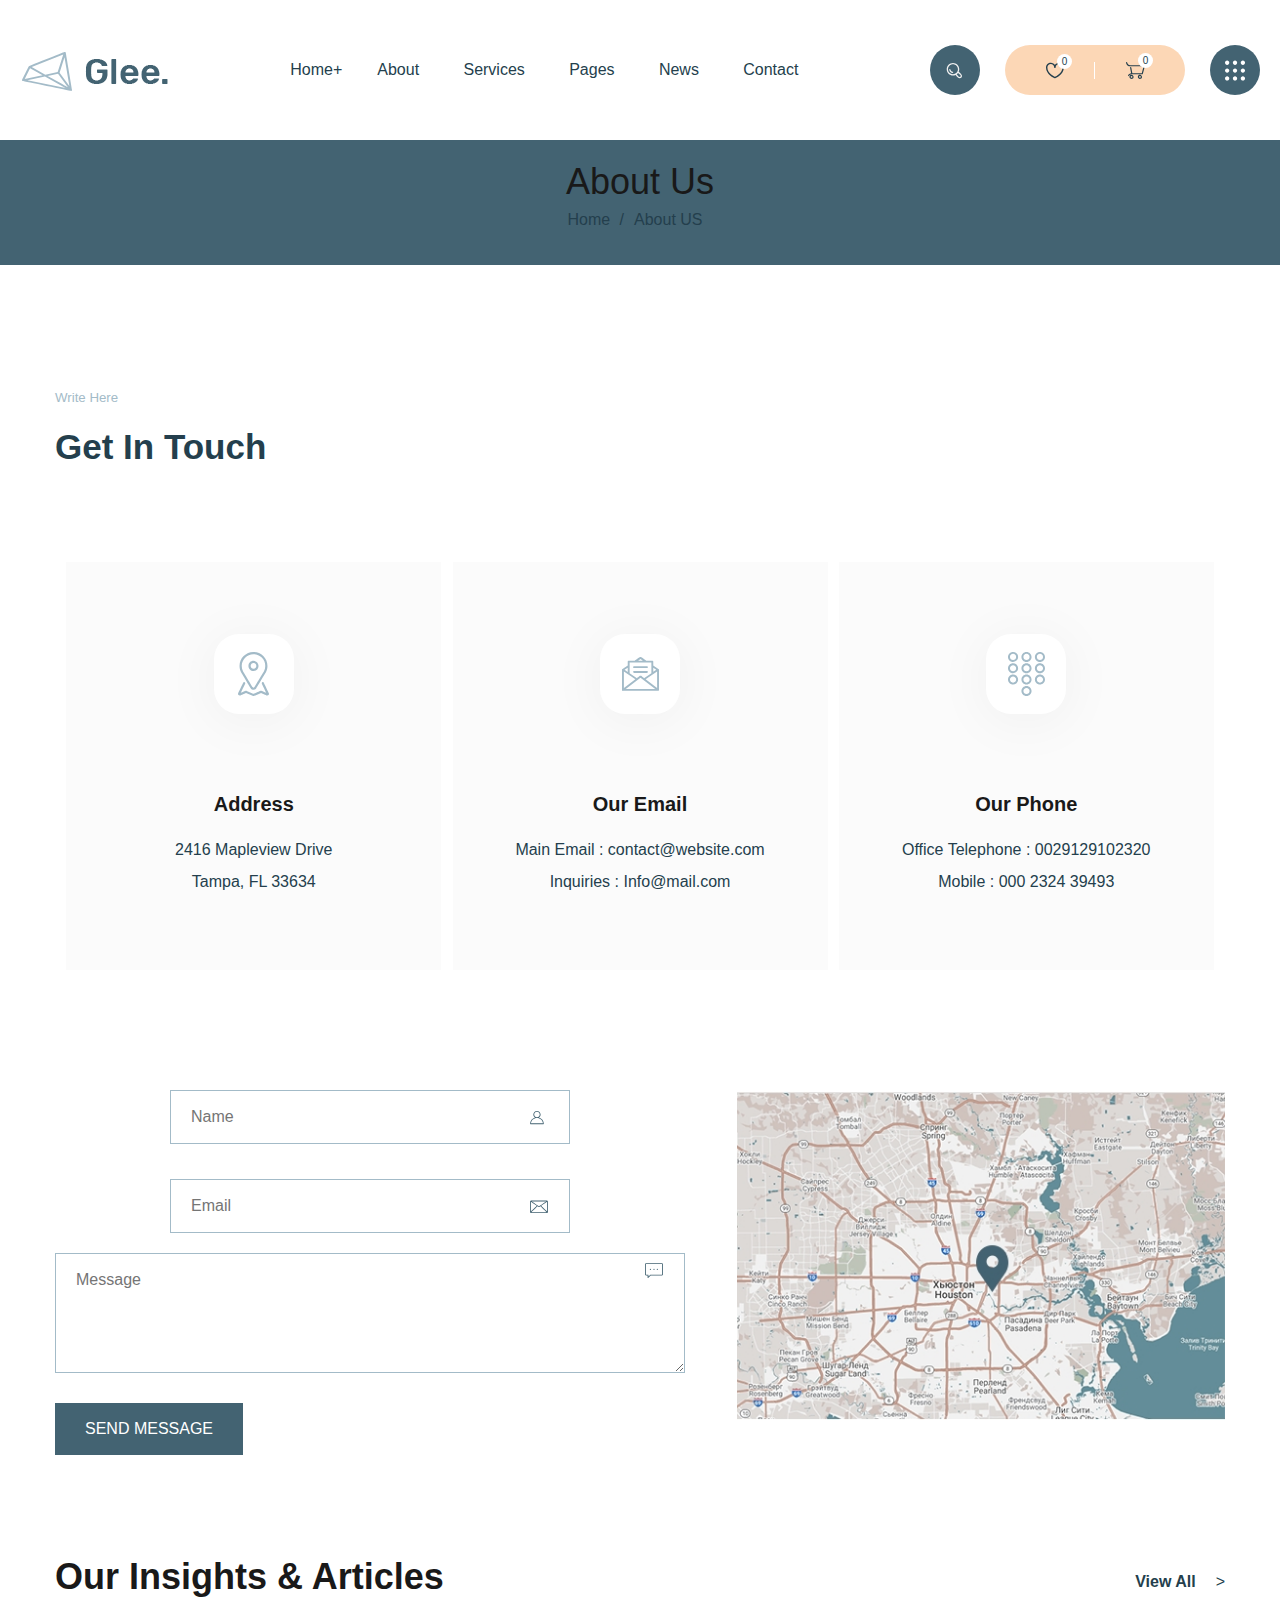
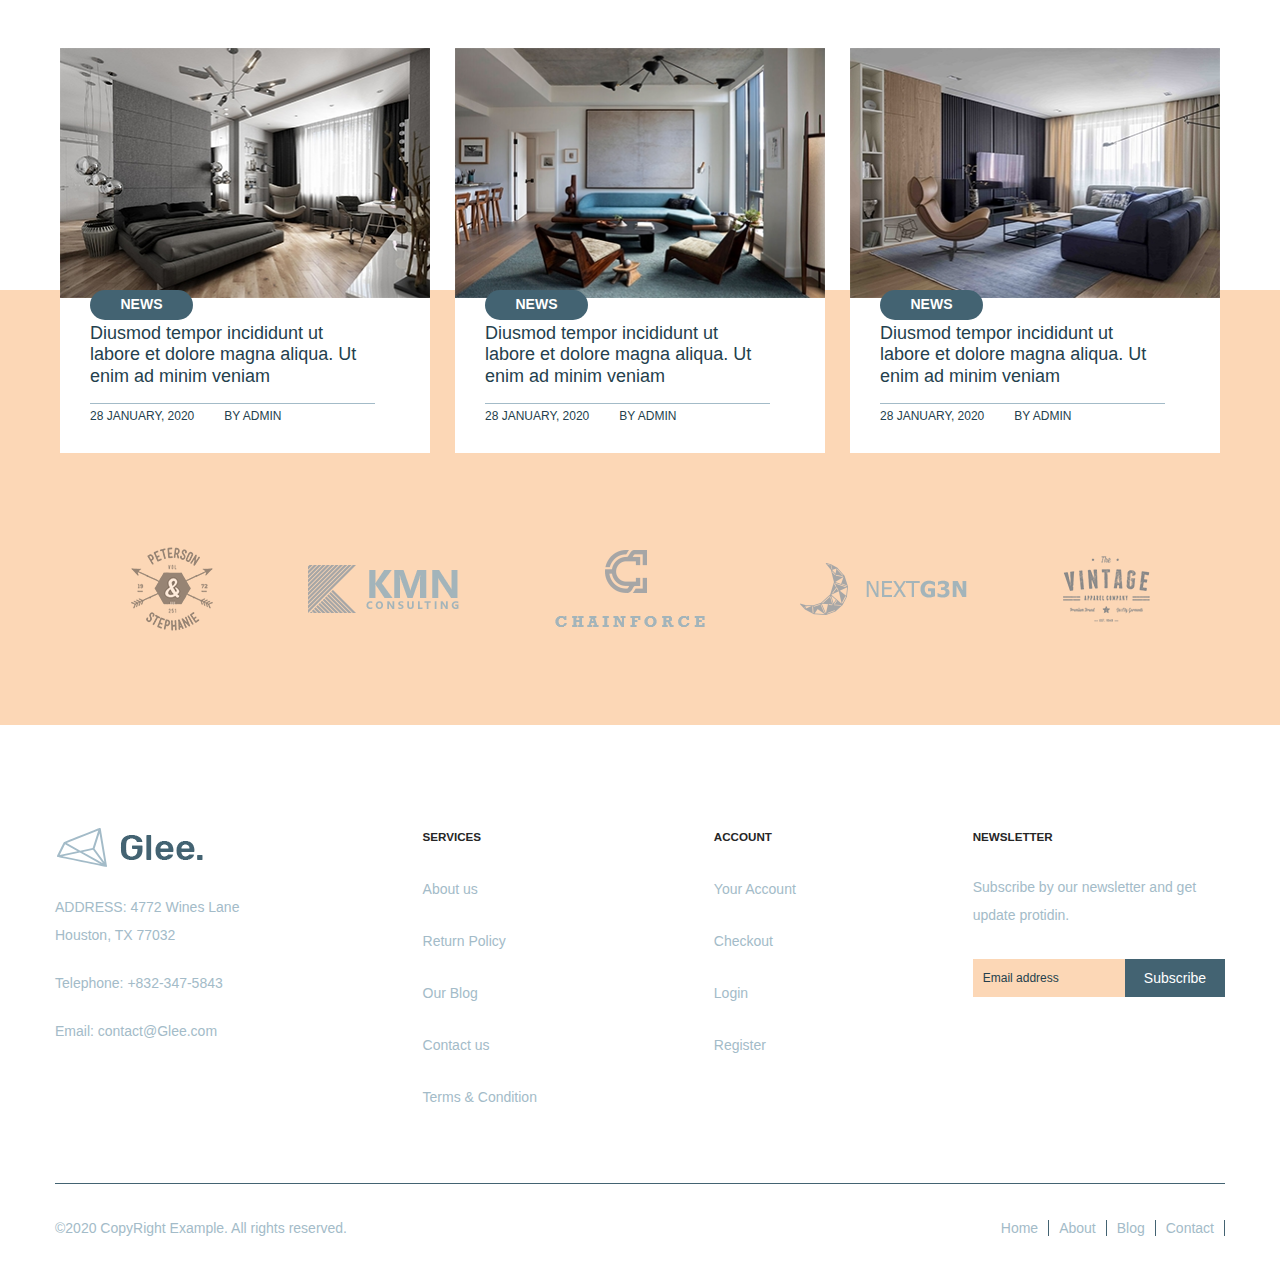
<file: contact.html>
<!DOCTYPE html>
<html lang="en">
  <head>
    <meta charset="UTF-8" />
    <meta http-equiv="X-UA-Compatible" content="IE=edge" />
    <meta name="viewport" content="width=device-width, initial-scale=1.0" />
    <title>Glee</title>
    <link
      rel="stylesheet"
      href="https://cdn.jsdelivr.net/npm/@fancyapps/ui/dist/fancybox.css"
    />
    <link
      rel="apple-touch-icon"
      sizes="180x180"
      href="../images/favicon/apple-touch-icon.png"
    />
    <link
      rel="icon"
      type="image/png"
      sizes="32x32"
      href="../images/favicon/favicon-32x32.png"
    />
    <link
      rel="icon"
      type="image/png"
      sizes="16x16"
      href="../images/favicon/favicon-16x16.png"
    />
    <link rel="manifest" href="../images/favicon/site.webmanifest" />
    <link rel="stylesheet" href="css/style.min.css" />
  </head>
  <body>
    <header class="header">
  <!-- <div class="container"> -->
  <div class="header__inner">
    <a class="logo" href="index.html"
      ><img class="logo-img" src="images/logo.svg" alt="Glee"
    /></a>

    <nav class="menu">
      <ul class="menu__list">
        <li class="menu__list-item">
          <a class="menu__list-link--active" href="index.html">Home</a>
        </li>
        <li class="menu__list-item">
          <a class="menu__list-link" href="about.html">About</a>
        </li>
        <li class="menu__list-item">
          <a class="menu__list-link" href="terms.html">Services</a>
        </li>
        <li class="menu__list-item">
          <a class="menu__list-link" href="shop.html">Pages</a>
        </li>
        <li class="menu__list-item">
          <a class="menu__list-link" href="blog.html">News</a>
        </li>
        <li class="menu__list-item">
          <a class="menu__list-link" href="contact.html">Contact</a>
        </li>
      </ul>
    </nav>
    <div class="user-nav">
      <div class="user-nav__search-box">
        <input
          class="user-nav__search-input"
          type="text"
          placeholder="Type..."
        />
        <button class="user-nav__btn" type="submit">
          <!-- <img
            class="user-nav__btn-img"
            src="images/icons/search.svg"
            alt="search"
          /> -->
          <?xml version="1.0" encoding="UTF-8"?>
          <svg
            width="17px"
            height="17px"
            viewBox="1544 65 17 17"
            xmlns="http://www.w3.org/2000/svg"
            xmlns:xlink="http://www.w3.org/1999/xlink"
            version="1.1"
          >
            <!-- Generated by Pixelmator Pro 2.2 -->
            <path
              id="icon"
              d="M1557.693 81.292 C1557.079 81.301 1556.349 81.064 1555.589 80.318 1555.589 80.318 1553.531 77.968 1553.531 77.968 1552.751 78.313 1551.892 78.507 1550.984 78.507 1547.516 78.507 1544.705 75.706 1544.705 72.25 1544.705 68.794 1547.511 65.998 1550.98 65.998 1554.445 65.998 1557.259 68.797 1557.259 72.253 1557.259 73.183 1557.056 74.064 1556.691 74.857 1556.691 74.857 1559.027 76.894 1559.027 76.894 1560.73 78.64 1559.772 80.16 1559.32 80.611 1559.083 80.866 1558.483 81.281 1557.693 81.292 Z M1557.695 80.037 C1557.927 80.025 1558.17 79.94 1558.406 79.74 1558.615 79.563 1559.04 78.671 1558.179 77.867 1558.179 77.867 1556.017 75.986 1556.017 75.986 1555.633 76.498 1555.175 76.953 1554.654 77.326 L1556.525 79.513 C1556.726 79.736 1557.184 80.063 1557.695 80.037 Z M1550.98 77.201 C1553.722 77.201 1555.945 74.985 1555.945 72.253 1555.945 69.521 1553.722 67.306 1550.98 67.306 1548.238 67.306 1546.015 69.521 1546.015 72.253 1546.015 74.985 1548.235 77.201 1550.98 77.201 Z M1550.625 76.087 C1550.582 76.09 1550.538 76.09 1550.494 76.085 1549.683 75.924 1548.938 75.536 1548.351 74.955 1547.768 74.374 1547.379 73.626 1547.216 72.818 1547.151 72.464 1547.344 72.142 1547.703 72.076 1548.058 72.011 1548.381 72.206 1548.447 72.56 1548.543 73.142 1548.804 73.628 1549.228 74.05 1549.649 74.438 1550.168 74.727 1550.72 74.826 1551.045 74.891 1551.274 75.216 1551.208 75.57 1551.151 75.853 1550.92 76.065 1550.625 76.087 Z"
              fill="#f0f0f0"
              fill-opacity="1"
              stroke="none"
            />
          </svg>
        </button>
      </div>
      <div class="burger">
        <button class="burger__btn">
          <span class="burger__line-1 burger__line"></span>
          <span class="burger__line-2 burger__line"></span>
          <span class="burger__line-3 burger__line"></span>
        </button>
      </div>
      <div class="user-nav__heart-cart">
        <a class="user-nav__heart" href="#">
          <img
            class="user-nav__heart-img"
            src="images/icons/heart.svg"
            alt="heart"
          />
          <div class="user-nav__heart-num">0</div>
        </a>
        <a class="user-nav__cart" href="#">
          <img
            class="user-nav__cart-img"
            src="images/icons/cart.svg"
            alt="cart"
          />
          <div class="user-nav__cart-num">0</div></a
        >
      </div>
      <a class="user-nav__dots" href="#"
        ><img class="user-nav__dots-img" src="images/icons/dots.svg" alt="btn"
      /></a>
    </div>
  </div>
  <!-- </div> -->
</header>


    <main class="main">
      <div class="top__wrapper">
  <h2 class="top__wrapper-title title">About Us</h2>
  <div class="breadcrumbs">
    <ul class="breadcrumbs__list">
      <li class="breadcrumbs__item">
        <a class="breadcrumbs__link" href="index.html">Home</a>
      </li>
      <li class="breadcrumbs__item">
        <a class="breadcrumbs__link" href="#">About US</a>
      </li>
    </ul>
  </div>
</div>
 <section class="contact">
  <div class="container">
    <div class="contact__inner">
      <h5 class="contact__subtitle">Write Here</h5>
      <h3 class="contact__title">Get In Touch</h3>
      <div class="contact__items">
        <div class="contact__item">
          <a class="contact__item-linkimg" href="#"
            ><svg
              width="31px"
              height="45px"
              viewBox="544 611 31 45"
              xmlns="http://www.w3.org/2000/svg"
              xmlns:xlink="http://www.w3.org/1999/xlink"
              version="1.1"
            >
              <path
                id="icon"
                d="M559.5 656 C559.191 656 558.884 655.936 558.597 655.809 L552.013 652.893 C552.013 652.893 546.34 655.402 546.34 655.402 545.697 655.687 544.965 655.547 544.474 655.047 543.985 654.548 543.861 653.816 544.162 653.184 544.162 653.184 549.156 642.668 549.156 642.668 549.261 642.445 549.438 642.266 549.66 642.156 550.204 641.885 550.869 642.104 551.142 642.646 551.308 642.978 551.291 643.353 551.129 643.656 551.129 643.656 546.785 652.801 546.785 652.801 546.785 652.801 551.105 650.887 551.105 650.887 551.679 650.632 552.339 650.632 552.912 650.887 552.912 650.887 559.494 653.803 559.494 653.803 559.494 653.803 559.501 653.803 559.504 653.803 559.504 653.803 559.506 653.803 559.506 653.803 559.506 653.803 566.09 650.887 566.09 650.887 566.661 650.632 567.319 650.632 567.894 650.887 567.894 650.887 572.215 652.801 572.215 652.801 572.215 652.801 567.873 643.654 567.873 643.654 567.654 643.247 567.709 642.73 568.047 642.379 568.431 641.977 569.048 641.93 569.488 642.244 569.638 642.351 569.761 642.497 569.843 642.668 569.843 642.668 574.838 653.186 574.838 653.186 575.137 653.817 575.016 654.547 574.525 655.047 574.036 655.547 573.303 655.687 572.662 655.402 572.662 655.402 566.998 652.893 566.998 652.893 566.998 652.893 560.402 655.809 560.402 655.809 560.115 655.936 559.807 656 559.5 656 Z M559.5 649.82 C558.32 649.82 557.255 649.218 556.65 648.209 556.65 648.209 547.103 632.283 547.103 632.283 547.092 632.263 547.079 632.241 547.068 632.221 546.055 630.253 545.528 628.037 545.541 625.811 545.563 622.168 547.005 618.727 549.601 616.121 552.198 613.515 555.643 612.052 559.302 612 563.069 611.949 566.62 613.37 569.3 616.002 571.982 618.633 573.459 622.146 573.459 625.895 573.459 628.123 572.945 630.251 571.931 632.221 571.92 632.241 571.908 632.263 571.896 632.283 571.896 632.283 562.349 648.209 562.349 648.209 561.745 649.218 560.68 649.82 559.5 649.82 Z M559.5 647.625 C559.69 647.625 560.162 647.571 560.455 647.084 560.455 647.084 569.984 631.189 569.984 631.189 570.827 629.541 571.254 627.759 571.254 625.895 571.254 622.739 570.009 619.781 567.752 617.564 565.536 615.39 562.614 614.197 559.506 614.197 559.448 614.197 559.391 614.196 559.334 614.197 552.983 614.284 547.786 619.5 547.748 625.822 547.736 627.713 548.162 629.519 549.015 631.189 549.015 631.189 558.545 647.084 558.545 647.084 558.836 647.571 559.31 647.625 559.5 647.625 Z M559.5 630.922 C556.714 630.922 554.449 628.667 554.449 625.895 554.449 623.122 556.714 620.867 559.5 620.867 562.284 620.867 564.55 623.122 564.55 625.895 564.55 628.667 562.284 630.922 559.5 630.922 Z M559.5 628.727 C561.068 628.727 562.343 627.456 562.343 625.895 562.343 624.334 561.068 623.063 559.5 623.063 557.931 623.063 556.656 624.334 556.656 625.895 556.656 627.456 557.931 628.727 559.5 628.727 Z"
              /></svg
          ></a>
          <h4 class="contact__item-title">Address</h4>
          <a class="contact__item-link contact__item-linkaddress" href="#"
            >2416 Mapleview Drive Tampa, FL 33634</a
          >
        </div>
        <div class="contact__item">
          <a class="contact__item-linkimg" href="#">
            <svg
              width="38px"
              height="35px"
              viewBox="941 616 38 35"
              xmlns="http://www.w3.org/2000/svg"
              xmlns:xlink="http://www.w3.org/1999/xlink"
              version="1.1"
            >
              <path
                id="icon"
                d="M942.976 650.918 C942.725 650.918 942.484 650.82 942.306 650.646 942.129 650.472 942.028 650.235 942.027 649.988 942.027 649.988 942 629.785 942 629.785 942 629.779 942 629.776 942 629.769 942.004 629.479 942.148 629.194 942.41 629.015 942.41 629.015 947.73 625.398 947.73 625.398 947.73 625.398 947.73 621.56 947.73 621.56 947.73 621.047 948.156 620.629 948.68 620.629 948.68 620.629 954.746 620.629 954.746 620.629 954.746 620.629 959.963 617.084 959.963 617.084 960.288 616.862 960.719 616.863 961.043 617.084 961.043 617.084 966.226 620.629 966.226 620.629 966.226 620.629 972.32 620.629 972.32 620.629 972.844 620.629 973.267 621.047 973.267 621.56 973.267 621.56 973.267 625.443 973.267 625.443 973.267 625.443 978.564 629.064 978.564 629.064 978.753 629.194 978.881 629.378 978.937 629.582 978.959 629.628 978.971 629.713 978.971 629.767 978.971 629.767 978.998 649.937 978.998 649.937 978.999 650.451 978.576 650.87 978.053 650.871 978.053 650.871 942.976 650.918 942.976 650.918 Z M945.748 649.051 L975.226 649.01 960.513 637.785 945.748 649.051 Z M943.92 648.086 L955.363 639.357 943.896 631.562 943.92 648.086 Z M977.101 648.082 L977.078 631.517 965.64 639.338 977.101 648.082 Z M956.933 638.158 C956.933 638.158 959.933 635.869 959.933 635.869 960.278 635.606 960.749 635.615 961.082 635.861 961.087 635.864 961.089 635.866 961.094 635.869 961.094 635.869 964.072 638.142 964.072 638.142 L971.373 633.15 971.373 622.492 949.627 622.492 949.627 633.189 956.933 638.158 Z M954.086 632.931 C953.562 632.931 953.137 632.514 953.137 632 953.137 631.486 953.562 631.066 954.086 631.066 954.086 631.066 966.914 631.066 966.914 631.066 967.437 631.066 967.861 631.486 967.861 632 967.861 632.514 967.437 632.931 966.914 632.931 L954.086 632.931 Z M947.73 631.902 L947.73 627.662 944.613 629.783 947.73 631.902 Z M973.267 631.853 L976.295 629.783 973.267 627.713 973.267 631.853 Z M954.086 628.086 C953.562 628.086 953.137 627.668 953.137 627.154 953.137 626.639 953.562 626.22 954.086 626.22 954.086 626.22 966.914 626.22 966.914 626.22 967.437 626.22 967.861 626.639 967.861 627.154 967.861 627.668 967.437 628.086 966.914 628.086 L954.086 628.086 Z M958.08 620.629 L962.908 620.629 960.5 618.984 958.08 620.629 Z"
              />
            </svg>
          </a>
          <h4 class="contact__item-title">Our Email</h4>
          <a class="contact__item-link" href="mailto:contact@website.com"
            >Main Email : contact@website.com</a
          >
          <a class="contact__item-link" href="mailto:Info@mail.com"
            >Inquiries : Info@mail.com</a
          >
        </div>
        <div class="contact__item">
          <a class="contact__item-linkimg" href="#">
            <svg
              width="38px"
              height="45px"
              viewBox="1341 611 38 45"
              xmlns="http://www.w3.org/2000/svg"
              xmlns:xlink="http://www.w3.org/1999/xlink"
              version="1.1"
            >
              <path
                id="icon"
                d="M1360.5 655.917 C1357.711 655.917 1355.441 653.677 1355.441 650.923 1355.441 648.169 1357.711 645.927 1360.5 645.927 1363.29 645.927 1365.558 648.169 1365.558 650.923 1365.558 653.678 1363.29 655.917 1360.5 655.917 Z M1360.5 653.968 C1362.201 653.968 1363.584 652.602 1363.584 650.923 1363.584 649.244 1362.201 647.878 1360.5 647.878 1358.8 647.878 1357.414 649.244 1357.414 650.923 1357.414 652.602 1358.8 653.968 1360.5 653.968 Z M1347.058 644.581 C1344.268 644.581 1342 642.339 1342 639.585 1342 636.83 1344.269 634.591 1347.058 634.591 1349.848 634.591 1352.119 636.83 1352.119 639.585 1352.119 642.339 1349.848 644.581 1347.058 644.581 Z M1360.5 644.581 C1357.711 644.581 1355.441 642.339 1355.441 639.585 1355.441 636.83 1357.711 634.591 1360.5 634.591 1363.29 634.591 1365.558 636.83 1365.558 639.585 1365.558 642.339 1363.29 644.581 1360.5 644.581 Z M1373.941 644.581 C1371.151 644.581 1368.881 642.339 1368.881 639.585 1368.881 636.83 1371.151 634.591 1373.941 634.591 1376.73 634.591 1379 636.83 1379 639.585 1379 642.339 1376.73 644.581 1373.941 644.581 Z M1347.058 642.632 C1348.759 642.632 1350.142 641.265 1350.142 639.585 1350.142 637.906 1348.759 636.54 1347.058 636.54 1345.357 636.54 1343.974 637.906 1343.974 639.585 1343.974 641.265 1345.357 642.632 1347.058 642.632 Z M1360.5 642.632 C1362.201 642.632 1363.584 641.265 1363.584 639.585 1363.584 637.906 1362.201 636.54 1360.5 636.54 1358.8 636.54 1357.414 637.906 1357.414 639.585 1357.414 641.265 1358.8 642.632 1360.5 642.632 Z M1373.941 642.632 C1375.641 642.632 1377.025 641.265 1377.025 639.585 1377.025 637.906 1375.641 636.54 1373.941 636.54 1372.24 636.54 1370.857 637.906 1370.857 639.585 1370.857 641.265 1372.24 642.632 1373.941 642.632 Z M1347.058 633.245 C1344.268 633.245 1342 631.004 1342 628.249 1342 625.495 1344.269 623.255 1347.058 623.255 1349.848 623.255 1352.119 625.495 1352.119 628.249 1352.119 631.004 1349.848 633.245 1347.058 633.245 Z M1360.5 633.245 C1357.711 633.245 1355.441 631.004 1355.441 628.249 1355.441 625.495 1357.711 623.255 1360.5 623.255 1363.29 623.255 1365.558 625.495 1365.558 628.249 1365.558 631.004 1363.29 633.245 1360.5 633.245 Z M1373.941 633.245 C1371.151 633.245 1368.881 631.004 1368.881 628.249 1368.881 625.495 1371.151 623.255 1373.941 623.255 1376.73 623.255 1379 625.495 1379 628.249 1379 631.004 1376.73 633.245 1373.941 633.245 Z M1347.058 631.294 C1348.759 631.294 1350.142 629.929 1350.142 628.249 1350.142 626.57 1348.759 625.204 1347.058 625.204 1345.357 625.204 1343.974 626.57 1343.974 628.249 1343.974 629.929 1345.357 631.294 1347.058 631.294 Z M1360.5 631.294 C1362.201 631.294 1363.584 629.929 1363.584 628.249 1363.584 626.57 1362.201 625.204 1360.5 625.204 1358.8 625.204 1357.414 626.57 1357.414 628.249 1357.414 629.929 1358.8 631.294 1360.5 631.294 Z M1373.941 631.294 C1375.641 631.294 1377.025 629.929 1377.025 628.249 1377.025 626.57 1375.641 625.204 1373.941 625.204 1372.24 625.204 1370.857 626.57 1370.857 628.249 1370.857 629.929 1372.24 631.294 1373.941 631.294 Z M1347.058 621.909 C1344.268 621.909 1342 619.667 1342 616.913 1342 614.158 1344.269 611.917 1347.058 611.917 1349.848 611.917 1352.119 614.158 1352.119 616.913 1352.119 619.667 1349.848 621.909 1347.058 621.909 Z M1360.5 621.909 C1357.711 621.909 1355.441 619.667 1355.441 616.913 1355.441 614.158 1357.711 611.917 1360.5 611.917 1363.29 611.917 1365.558 614.158 1365.558 616.913 1365.558 619.667 1363.29 621.909 1360.5 621.909 Z M1373.941 621.909 C1371.151 621.909 1368.881 619.667 1368.881 616.913 1368.881 614.158 1371.151 611.917 1373.941 611.917 1376.73 611.917 1379 614.158 1379 616.913 1379 619.667 1376.73 621.909 1373.941 621.909 Z M1347.058 619.958 C1348.759 619.958 1350.142 618.592 1350.142 616.913 1350.142 615.233 1348.759 613.868 1347.058 613.868 1345.357 613.868 1343.974 615.233 1343.974 616.913 1343.974 618.592 1345.357 619.958 1347.058 619.958 Z M1360.5 619.958 C1362.201 619.958 1363.584 618.592 1363.584 616.913 1363.584 615.233 1362.201 613.868 1360.5 613.868 1358.8 613.868 1357.414 615.233 1357.414 616.913 1357.414 618.592 1358.8 619.958 1360.5 619.958 Z M1373.941 619.958 C1375.641 619.958 1377.025 618.592 1377.025 616.913 1377.025 615.233 1375.641 613.868 1373.941 613.868 1372.24 613.868 1370.857 615.233 1370.857 616.913 1370.857 618.592 1372.24 619.958 1373.941 619.958 Z"
              />
            </svg>
          </a>
          <h4 class="contact__item-title">Our Phone</h4>
          <a class="contact__item-link" href="tel:0029129102320"
            >Office Telephone : 0029129102320</a
          >
          <a class="contact__item-link" href="tel:000232439493"
            >Mobile : 000 2324 39493</a
          >
        </div>
      </div>
      <div class="contact__bottom">
        <form class="comments__form contact__form">
          <div class="comments__form-top">
            <div class="comments__form-name">
              <input
                class="comments__form-input-name contact__form-input-name"
                placeholder="Name"
                type="text"
              />
            </div>
            <div class="comments__form-email">
              <input
                class="comments__form-input-email contact__form-input-email"
                placeholder="Email"
                type="email"
              />
            </div>
          </div>
          <div class="comments__form-textareabox">
            <textarea
              class="comments__form-textarea"
              placeholder="Message"
            ></textarea>
          </div>
          <input
            class="comments__form-input-submit"
            type="submit"
            value="send message"
          />
        </form>
        <a class="contact__bottom-linkimg" href="#">
          <img class="contact__bottom-img" src="images/map.jpg" alt="map" />
        </a>
      </div>
    </div>
  </div>
</section>

      <section class="news">
  <div class="container">
    <div class="news__inner">
      <div class="news__top">
        <h2 class="title news__title">Our Insights & Articles</h2>
        <a class="news__top-btn" href="#">View All</a>
      </div>
      <div class="news__items">
        <div class="news__item">
          <a class="news__item-link" href="#">
            <img class="news__item-img" src="images/news/1.jpg" alt="eror" />
            <div class="news__item-content">
              <p class="news__item-text">
                Diusmod tempor incididunt ut labore et dolore magna aliqua. Ut
                enim ad minim veniam
              </p>
              <span class="news__item-news">NEWS</span>
              <div class="news__item-bottom">
                <p class="news__item-bottom-text">28 JANUARY, 2020</p>
                <p class="news__item-bottom-text">BY ADMIN</p>
              </div>
            </div>
          </a>
        </div>
        <div class="news__item">
          <a class="news__item-link" href="#">
            <img class="news__item-img" src="images/news/2.jpg" alt="eror" />
            <div class="news__item-content">
              <p class="news__item-text">
                Diusmod tempor incididunt ut labore et dolore magna aliqua. Ut
                enim ad minim veniam
              </p>
              <span class="news__item-news">NEWS</span>
              <div class="news__item-bottom">
                <p class="news__item-bottom-text">28 JANUARY, 2020</p>
                <p class="news__item-bottom-text">BY ADMIN</p>
              </div>
            </div>
          </a>
        </div>
        <div class="news__item">
          <a class="news__item-link" href="#">
            <img class="news__item-img" src="images/news/3.jpg" alt="eror" />
            <div class="news__item-content">
              <p class="news__item-text">
                Diusmod tempor incididunt ut labore et dolore magna aliqua. Ut
                enim ad minim veniam
              </p>
              <span class="news__item-news">NEWS</span>
              <div class="news__item-bottom">
                <p class="news__item-bottom-text">28 JANUARY, 2020</p>
                <p class="news__item-bottom-text">BY ADMIN</p>
              </div>
            </div>
          </a>
        </div>
      </div>
      <div class="news-clients">
        <a class="news-clients__btn" href="#"
          ><img
            class="news-clients__btn-img"
            src="images/clients/1.png"
            alt="eror"
        /></a>
        <a class="news-clients__btn" href="#"
          ><img
            class="news-clients__btn-img"
            src="images/clients/2.png"
            alt="eror"
        /></a>
        <a class="news-clients__btn" href="#"
          ><img
            class="news-clients__btn-img"
            src="images/clients/3.png"
            alt="eror"
        /></a>
        <a class="news-clients__btn" href="#"
          ><img
            class="news-clients__btn-img"
            src="images/clients/4.png"
            alt="eror"
        /></a>
        <a class="news-clients__btn" href="#"
          ><img
            class="news-clients__btn-img"
            src="images/clients/5.png"
            alt="eror"
        /></a>
      </div>
    </div>
  </div>
</section>

    </main>

    <footer class="footer">
  <div class="container">
    <div class="footer__inner">
      <div class="footer__item footer__item-1">
        <a class="logo" href="#"
          ><img class="logo-img footer__logo" src="images/logo.svg" alt="Glee"
        /></a>
        <ul class="footer__list">
          <li class="footer__list-item footer__list-item--mail">
            <a class="footer__list-address" href="#"
              >ADDRESS: 4772 Wines Lane Houston, TX 77032</a
            >
          </li>
          <li class="footer__list-item">
            <a class="footer__list-phone" href="tel:+8323475843"
              >Telephone: +832-347-5843</a
            >
          </li>
          <li class="footer__list-item">
            <a class="footer__list-email" href="mailto:contact@Glee.com"
              >Email: contact@Glee.com</a
            >
          </li>
        </ul>
      </div>
      <div class="footer__item footer__item-2">
        <h5 class="footer__title">Services</h5>
        <ul class="footer__list">
          <li class="footer__list-item">
            <a class="footer__list-link" href="#">About us</a>
          </li>
          <li class="footer__list-item">
            <a class="footer__list-link" href="#">Return Policy</a>
          </li>
          <li class="footer__list-item">
            <a class="footer__list-link" href="blog.html">Our Blog</a>
          </li>
          <li class="footer__list-item">
            <a class="footer__list-link" href="#">Contact us</a>
          </li>
          <li class="footer__list-item">
            <a class="footer__list-link" href="#">Terms & Condition</a>
          </li>
        </ul>
      </div>
      <div class="footer__item footer__item-3">
        <h5 class="footer__title">Account</h5>
        <ul class="footer__list">
          <li class="footer__list-item">
            <a class="footer__list-link" href="#">Your Account</a>
          </li>
          <li class="footer__list-item">
            <a class="footer__list-link" href="#">Checkout</a>
          </li>
          <li class="footer__list-item">
            <a class="footer__list-link" href="#">Login</a>
          </li>
          <li class="footer__list-item">
            <a class="footer__list-link" href="#">Register</a>
          </li>
        </ul>
      </div>
      <div class="footer__item footer__item-4">
        <h5 class="footer__title">newsletter</h5>
        <p class="footer__text">
          Subscribe by our newsletter and get update protidin.
        </p>
        <form class="footer__form" action="#">
          <input
            class="footer__input-email"
            type="email"
            placeholder="Email address"
          />
          <input class="footer__input-submit" type="submit" value="Subscribe" />
        </form>
      </div>
    </div>
    <div class="footer__bot">
      <p class="footer__bot-terms">
        ©2020 CopyRight Example. All rights reserved.
      </p>
      <ul class="footer__nav">
        <li class="footer__nav-item">
          <a class="footer__nav-link" href="#">Home</a>
        </li>
        <li class="footer__nav-item">
          <a class="footer__nav-link" href="#">About</a>
        </li>
        <li class="footer__nav-item">
          <a class="footer__nav-link" href="blog.html">Blog</a>
        </li>
        <li class="footer__nav-item">
          <a class="footer__nav-link" href="#">Contact</a>
        </li>
      </ul>
    </div>
  </div>
</footer>


    <script src="https://cdn.jsdelivr.net/npm/@fancyapps/ui@4.0/dist/fancybox.umd.js"></script>
    <script src="js/main.min.js"></script>
  </body>
</html>
</file>
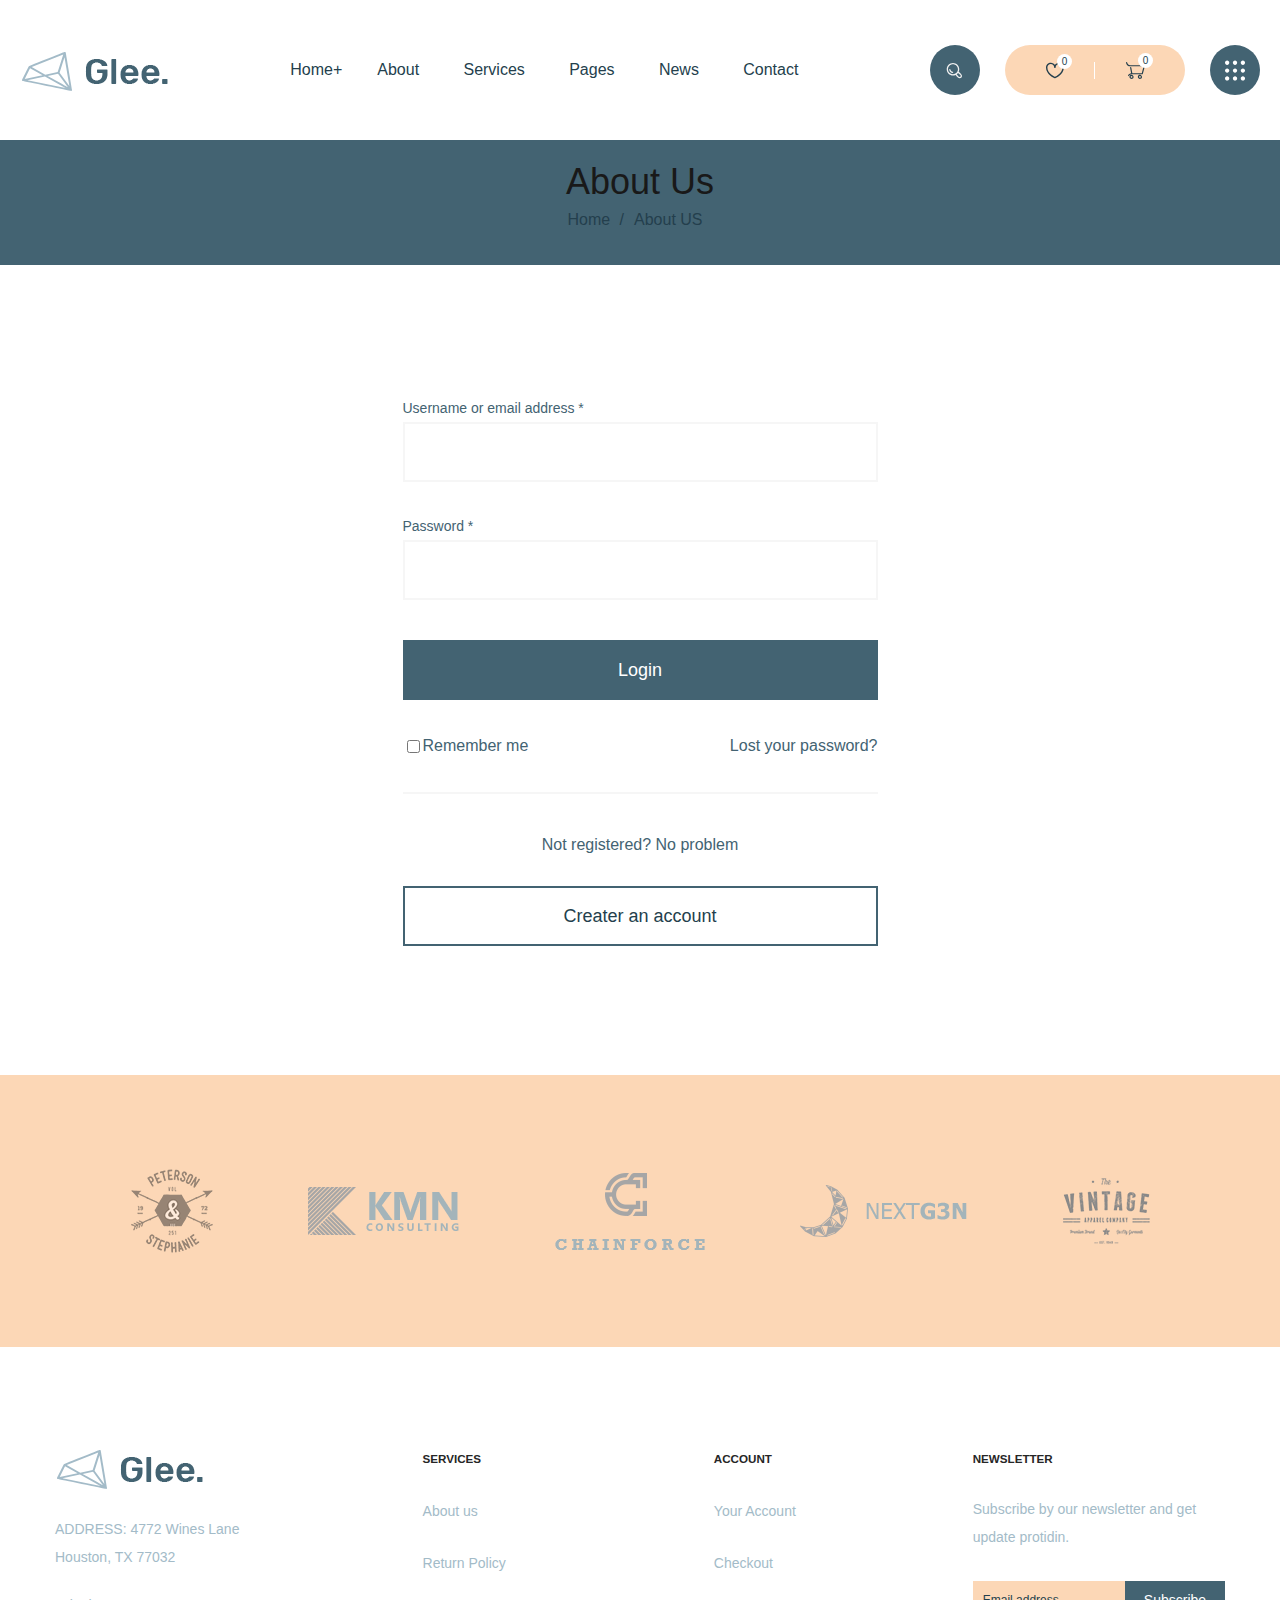
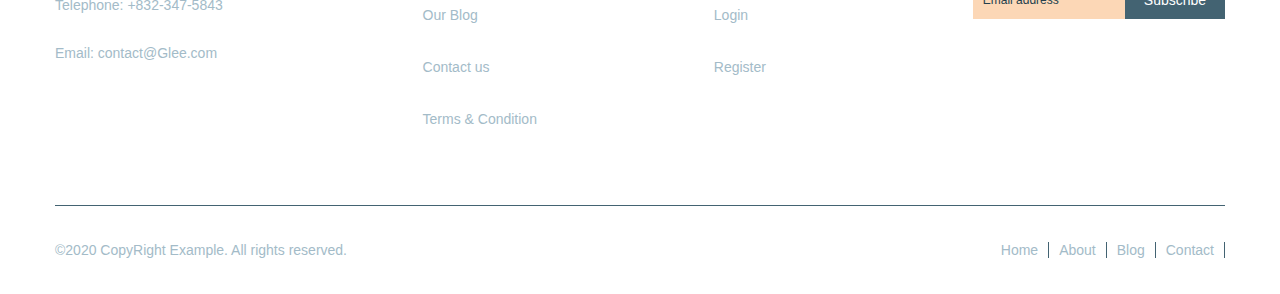
<file: login.html>
<!DOCTYPE html>
<html lang="en">
  <head>
    <meta charset="UTF-8" />
    <meta http-equiv="X-UA-Compatible" content="IE=edge" />
    <meta name="viewport" content="width=device-width, initial-scale=1.0" />
    <title>Glee</title>
    <link
      rel="stylesheet"
      href="https://cdn.jsdelivr.net/npm/@fancyapps/ui/dist/fancybox.css"
    />
    <link
      rel="apple-touch-icon"
      sizes="180x180"
      href="../images/favicon/apple-touch-icon.png"
    />
    <link
      rel="icon"
      type="image/png"
      sizes="32x32"
      href="../images/favicon/favicon-32x32.png"
    />
    <link
      rel="icon"
      type="image/png"
      sizes="16x16"
      href="../images/favicon/favicon-16x16.png"
    />
    <link rel="manifest" href="../images/favicon/site.webmanifest" />
    <link rel="stylesheet" href="css/style.min.css" />
  </head>
  <body>
    <header class="header">
  <!-- <div class="container"> -->
  <div class="header__inner">
    <a class="logo" href="index.html"
      ><img class="logo-img" src="images/logo.svg" alt="Glee"
    /></a>

    <nav class="menu">
      <ul class="menu__list">
        <li class="menu__list-item">
          <a class="menu__list-link--active" href="index.html">Home</a>
        </li>
        <li class="menu__list-item">
          <a class="menu__list-link" href="about.html">About</a>
        </li>
        <li class="menu__list-item">
          <a class="menu__list-link" href="terms.html">Services</a>
        </li>
        <li class="menu__list-item">
          <a class="menu__list-link" href="shop.html">Pages</a>
        </li>
        <li class="menu__list-item">
          <a class="menu__list-link" href="blog.html">News</a>
        </li>
        <li class="menu__list-item">
          <a class="menu__list-link" href="contact.html">Contact</a>
        </li>
      </ul>
    </nav>
    <div class="user-nav">
      <div class="user-nav__search-box">
        <input
          class="user-nav__search-input"
          type="text"
          placeholder="Type..."
        />
        <button class="user-nav__btn" type="submit">
          <!-- <img
            class="user-nav__btn-img"
            src="images/icons/search.svg"
            alt="search"
          /> -->
          <?xml version="1.0" encoding="UTF-8"?>
          <svg
            width="17px"
            height="17px"
            viewBox="1544 65 17 17"
            xmlns="http://www.w3.org/2000/svg"
            xmlns:xlink="http://www.w3.org/1999/xlink"
            version="1.1"
          >
            <!-- Generated by Pixelmator Pro 2.2 -->
            <path
              id="icon"
              d="M1557.693 81.292 C1557.079 81.301 1556.349 81.064 1555.589 80.318 1555.589 80.318 1553.531 77.968 1553.531 77.968 1552.751 78.313 1551.892 78.507 1550.984 78.507 1547.516 78.507 1544.705 75.706 1544.705 72.25 1544.705 68.794 1547.511 65.998 1550.98 65.998 1554.445 65.998 1557.259 68.797 1557.259 72.253 1557.259 73.183 1557.056 74.064 1556.691 74.857 1556.691 74.857 1559.027 76.894 1559.027 76.894 1560.73 78.64 1559.772 80.16 1559.32 80.611 1559.083 80.866 1558.483 81.281 1557.693 81.292 Z M1557.695 80.037 C1557.927 80.025 1558.17 79.94 1558.406 79.74 1558.615 79.563 1559.04 78.671 1558.179 77.867 1558.179 77.867 1556.017 75.986 1556.017 75.986 1555.633 76.498 1555.175 76.953 1554.654 77.326 L1556.525 79.513 C1556.726 79.736 1557.184 80.063 1557.695 80.037 Z M1550.98 77.201 C1553.722 77.201 1555.945 74.985 1555.945 72.253 1555.945 69.521 1553.722 67.306 1550.98 67.306 1548.238 67.306 1546.015 69.521 1546.015 72.253 1546.015 74.985 1548.235 77.201 1550.98 77.201 Z M1550.625 76.087 C1550.582 76.09 1550.538 76.09 1550.494 76.085 1549.683 75.924 1548.938 75.536 1548.351 74.955 1547.768 74.374 1547.379 73.626 1547.216 72.818 1547.151 72.464 1547.344 72.142 1547.703 72.076 1548.058 72.011 1548.381 72.206 1548.447 72.56 1548.543 73.142 1548.804 73.628 1549.228 74.05 1549.649 74.438 1550.168 74.727 1550.72 74.826 1551.045 74.891 1551.274 75.216 1551.208 75.57 1551.151 75.853 1550.92 76.065 1550.625 76.087 Z"
              fill="#f0f0f0"
              fill-opacity="1"
              stroke="none"
            />
          </svg>
        </button>
      </div>
      <div class="burger">
        <button class="burger__btn">
          <span class="burger__line-1 burger__line"></span>
          <span class="burger__line-2 burger__line"></span>
          <span class="burger__line-3 burger__line"></span>
        </button>
      </div>
      <div class="user-nav__heart-cart">
        <a class="user-nav__heart" href="#">
          <img
            class="user-nav__heart-img"
            src="images/icons/heart.svg"
            alt="heart"
          />
          <div class="user-nav__heart-num">0</div>
        </a>
        <a class="user-nav__cart" href="#">
          <img
            class="user-nav__cart-img"
            src="images/icons/cart.svg"
            alt="cart"
          />
          <div class="user-nav__cart-num">0</div></a
        >
      </div>
      <a class="user-nav__dots" href="#"
        ><img class="user-nav__dots-img" src="images/icons/dots.svg" alt="btn"
      /></a>
    </div>
  </div>
  <!-- </div> -->
</header>


    <main class="main">
      <section class="login">
        <div class="top__wrapper">
  <h2 class="top__wrapper-title title">About Us</h2>
  <div class="breadcrumbs">
    <ul class="breadcrumbs__list">
      <li class="breadcrumbs__item">
        <a class="breadcrumbs__link" href="index.html">Home</a>
      </li>
      <li class="breadcrumbs__item">
        <a class="breadcrumbs__link" href="#">About US</a>
      </li>
    </ul>
  </div>
</div>

        <div class="container"><div class="modal">
  <form class="modal__form" action="#">
    <label class="modal__label">
      Username or email address *
      <input class="modal__input" type="text" required />
    </label>
    <label class="modal__label">
      Password *
      <input class="modal__input" type="password" required />
    </label>
    <button class="modal__btn" type="submit">Login</button>
    <div class="modal__links">
      <label class="modal__label-checkbox">
        <input class="modal__checkbox" type="checkbox" />
        <span> Remember me </span>
      </label>
      <a class="modal__lost" href="#">Lost your password?</a>
    </div>
    <a class="modal__reg" href="register.html">Not registered? No problem</a>
    <div class="modal__create-box">
      <a class="modal__create" href="register.html">Creater an account</a>
    </div>
  </form>
</div>
</div>
      </section>
      <div class="clients">
  <div class="container">
    <div class="news-clients">
      <a class="news-clients__btn" href="#"
        ><img
          class="news-clients__btn-img"
          src="images/clients/1.png"
          alt="eror"
      /></a>
      <a class="news-clients__btn" href="#"
        ><img
          class="news-clients__btn-img"
          src="images/clients/2.png"
          alt="eror"
      /></a>
      <a class="news-clients__btn" href="#"
        ><img
          class="news-clients__btn-img"
          src="images/clients/3.png"
          alt="eror"
      /></a>
      <a class="news-clients__btn" href="#"
        ><img
          class="news-clients__btn-img"
          src="images/clients/4.png"
          alt="eror"
      /></a>
      <a class="news-clients__btn" href="#"
        ><img
          class="news-clients__btn-img"
          src="images/clients/5.png"
          alt="eror"
      /></a>
    </div>
  </div>
</div>

    </main>

    <footer class="footer">
  <div class="container">
    <div class="footer__inner">
      <div class="footer__item footer__item-1">
        <a class="logo" href="#"
          ><img class="logo-img footer__logo" src="images/logo.svg" alt="Glee"
        /></a>
        <ul class="footer__list">
          <li class="footer__list-item footer__list-item--mail">
            <a class="footer__list-address" href="#"
              >ADDRESS: 4772 Wines Lane Houston, TX 77032</a
            >
          </li>
          <li class="footer__list-item">
            <a class="footer__list-phone" href="tel:+8323475843"
              >Telephone: +832-347-5843</a
            >
          </li>
          <li class="footer__list-item">
            <a class="footer__list-email" href="mailto:contact@Glee.com"
              >Email: contact@Glee.com</a
            >
          </li>
        </ul>
      </div>
      <div class="footer__item footer__item-2">
        <h5 class="footer__title">Services</h5>
        <ul class="footer__list">
          <li class="footer__list-item">
            <a class="footer__list-link" href="#">About us</a>
          </li>
          <li class="footer__list-item">
            <a class="footer__list-link" href="#">Return Policy</a>
          </li>
          <li class="footer__list-item">
            <a class="footer__list-link" href="blog.html">Our Blog</a>
          </li>
          <li class="footer__list-item">
            <a class="footer__list-link" href="#">Contact us</a>
          </li>
          <li class="footer__list-item">
            <a class="footer__list-link" href="#">Terms & Condition</a>
          </li>
        </ul>
      </div>
      <div class="footer__item footer__item-3">
        <h5 class="footer__title">Account</h5>
        <ul class="footer__list">
          <li class="footer__list-item">
            <a class="footer__list-link" href="#">Your Account</a>
          </li>
          <li class="footer__list-item">
            <a class="footer__list-link" href="#">Checkout</a>
          </li>
          <li class="footer__list-item">
            <a class="footer__list-link" href="#">Login</a>
          </li>
          <li class="footer__list-item">
            <a class="footer__list-link" href="#">Register</a>
          </li>
        </ul>
      </div>
      <div class="footer__item footer__item-4">
        <h5 class="footer__title">newsletter</h5>
        <p class="footer__text">
          Subscribe by our newsletter and get update protidin.
        </p>
        <form class="footer__form" action="#">
          <input
            class="footer__input-email"
            type="email"
            placeholder="Email address"
          />
          <input class="footer__input-submit" type="submit" value="Subscribe" />
        </form>
      </div>
    </div>
    <div class="footer__bot">
      <p class="footer__bot-terms">
        ©2020 CopyRight Example. All rights reserved.
      </p>
      <ul class="footer__nav">
        <li class="footer__nav-item">
          <a class="footer__nav-link" href="#">Home</a>
        </li>
        <li class="footer__nav-item">
          <a class="footer__nav-link" href="#">About</a>
        </li>
        <li class="footer__nav-item">
          <a class="footer__nav-link" href="blog.html">Blog</a>
        </li>
        <li class="footer__nav-item">
          <a class="footer__nav-link" href="#">Contact</a>
        </li>
      </ul>
    </div>
  </div>
</footer>


    <script src="https://cdn.jsdelivr.net/npm/@fancyapps/ui@4.0/dist/fancybox.umd.js"></script>
    <script src="js/main.min.js"></script>
  </body>
</html>
</file>
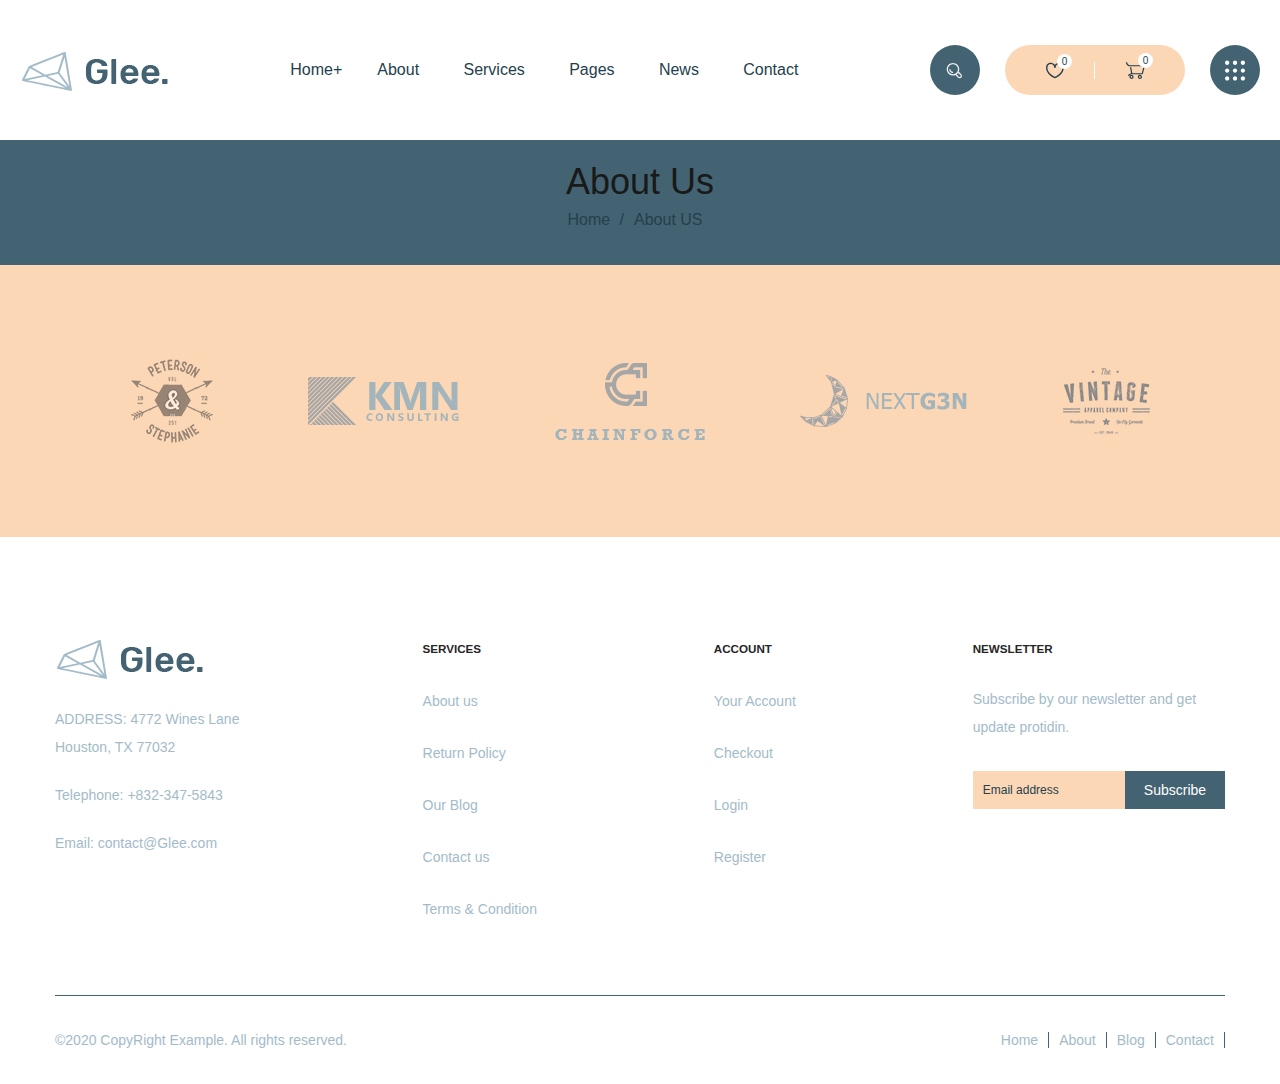
<file: page.html>
<!DOCTYPE html>
<html lang="en">
  <head>
    <meta charset="UTF-8" />
    <meta http-equiv="X-UA-Compatible" content="IE=edge" />
    <meta name="viewport" content="width=device-width, initial-scale=1.0" />
    <title>Glee</title>
    <link
      rel="stylesheet"
      href="https://cdn.jsdelivr.net/npm/@fancyapps/ui/dist/fancybox.css"
    />
    <link
      rel="apple-touch-icon"
      sizes="180x180"
      href="../images/favicon/apple-touch-icon.png"
    />
    <link
      rel="icon"
      type="image/png"
      sizes="32x32"
      href="../images/favicon/favicon-32x32.png"
    />
    <link
      rel="icon"
      type="image/png"
      sizes="16x16"
      href="../images/favicon/favicon-16x16.png"
    />
    <link rel="manifest" href="../images/favicon/site.webmanifest" />
    <link rel="stylesheet" href="css/style.min.css" />
  </head>
  <body>
    <header class="header">
  <!-- <div class="container"> -->
  <div class="header__inner">
    <a class="logo" href="index.html"
      ><img class="logo-img" src="images/logo.svg" alt="Glee"
    /></a>

    <nav class="menu">
      <ul class="menu__list">
        <li class="menu__list-item">
          <a class="menu__list-link--active" href="index.html">Home</a>
        </li>
        <li class="menu__list-item">
          <a class="menu__list-link" href="about.html">About</a>
        </li>
        <li class="menu__list-item">
          <a class="menu__list-link" href="terms.html">Services</a>
        </li>
        <li class="menu__list-item">
          <a class="menu__list-link" href="shop.html">Pages</a>
        </li>
        <li class="menu__list-item">
          <a class="menu__list-link" href="blog.html">News</a>
        </li>
        <li class="menu__list-item">
          <a class="menu__list-link" href="contact.html">Contact</a>
        </li>
      </ul>
    </nav>
    <div class="user-nav">
      <div class="user-nav__search-box">
        <input
          class="user-nav__search-input"
          type="text"
          placeholder="Type..."
        />
        <button class="user-nav__btn" type="submit">
          <!-- <img
            class="user-nav__btn-img"
            src="images/icons/search.svg"
            alt="search"
          /> -->
          <?xml version="1.0" encoding="UTF-8"?>
          <svg
            width="17px"
            height="17px"
            viewBox="1544 65 17 17"
            xmlns="http://www.w3.org/2000/svg"
            xmlns:xlink="http://www.w3.org/1999/xlink"
            version="1.1"
          >
            <!-- Generated by Pixelmator Pro 2.2 -->
            <path
              id="icon"
              d="M1557.693 81.292 C1557.079 81.301 1556.349 81.064 1555.589 80.318 1555.589 80.318 1553.531 77.968 1553.531 77.968 1552.751 78.313 1551.892 78.507 1550.984 78.507 1547.516 78.507 1544.705 75.706 1544.705 72.25 1544.705 68.794 1547.511 65.998 1550.98 65.998 1554.445 65.998 1557.259 68.797 1557.259 72.253 1557.259 73.183 1557.056 74.064 1556.691 74.857 1556.691 74.857 1559.027 76.894 1559.027 76.894 1560.73 78.64 1559.772 80.16 1559.32 80.611 1559.083 80.866 1558.483 81.281 1557.693 81.292 Z M1557.695 80.037 C1557.927 80.025 1558.17 79.94 1558.406 79.74 1558.615 79.563 1559.04 78.671 1558.179 77.867 1558.179 77.867 1556.017 75.986 1556.017 75.986 1555.633 76.498 1555.175 76.953 1554.654 77.326 L1556.525 79.513 C1556.726 79.736 1557.184 80.063 1557.695 80.037 Z M1550.98 77.201 C1553.722 77.201 1555.945 74.985 1555.945 72.253 1555.945 69.521 1553.722 67.306 1550.98 67.306 1548.238 67.306 1546.015 69.521 1546.015 72.253 1546.015 74.985 1548.235 77.201 1550.98 77.201 Z M1550.625 76.087 C1550.582 76.09 1550.538 76.09 1550.494 76.085 1549.683 75.924 1548.938 75.536 1548.351 74.955 1547.768 74.374 1547.379 73.626 1547.216 72.818 1547.151 72.464 1547.344 72.142 1547.703 72.076 1548.058 72.011 1548.381 72.206 1548.447 72.56 1548.543 73.142 1548.804 73.628 1549.228 74.05 1549.649 74.438 1550.168 74.727 1550.72 74.826 1551.045 74.891 1551.274 75.216 1551.208 75.57 1551.151 75.853 1550.92 76.065 1550.625 76.087 Z"
              fill="#f0f0f0"
              fill-opacity="1"
              stroke="none"
            />
          </svg>
        </button>
      </div>
      <div class="burger">
        <button class="burger__btn">
          <span class="burger__line-1 burger__line"></span>
          <span class="burger__line-2 burger__line"></span>
          <span class="burger__line-3 burger__line"></span>
        </button>
      </div>
      <div class="user-nav__heart-cart">
        <a class="user-nav__heart" href="#">
          <img
            class="user-nav__heart-img"
            src="images/icons/heart.svg"
            alt="heart"
          />
          <div class="user-nav__heart-num">0</div>
        </a>
        <a class="user-nav__cart" href="#">
          <img
            class="user-nav__cart-img"
            src="images/icons/cart.svg"
            alt="cart"
          />
          <div class="user-nav__cart-num">0</div></a
        >
      </div>
      <a class="user-nav__dots" href="#"
        ><img class="user-nav__dots-img" src="images/icons/dots.svg" alt="btn"
      /></a>
    </div>
  </div>
  <!-- </div> -->
</header>


    <main class="main">
      <div class="top__wrapper">
  <h2 class="top__wrapper-title title">About Us</h2>
  <div class="breadcrumbs">
    <ul class="breadcrumbs__list">
      <li class="breadcrumbs__item">
        <a class="breadcrumbs__link" href="index.html">Home</a>
      </li>
      <li class="breadcrumbs__item">
        <a class="breadcrumbs__link" href="#">About US</a>
      </li>
    </ul>
  </div>
</div>
 <div class="clients">
  <div class="container">
    <div class="news-clients">
      <a class="news-clients__btn" href="#"
        ><img
          class="news-clients__btn-img"
          src="images/clients/1.png"
          alt="eror"
      /></a>
      <a class="news-clients__btn" href="#"
        ><img
          class="news-clients__btn-img"
          src="images/clients/2.png"
          alt="eror"
      /></a>
      <a class="news-clients__btn" href="#"
        ><img
          class="news-clients__btn-img"
          src="images/clients/3.png"
          alt="eror"
      /></a>
      <a class="news-clients__btn" href="#"
        ><img
          class="news-clients__btn-img"
          src="images/clients/4.png"
          alt="eror"
      /></a>
      <a class="news-clients__btn" href="#"
        ><img
          class="news-clients__btn-img"
          src="images/clients/5.png"
          alt="eror"
      /></a>
    </div>
  </div>
</div>

    </main>

    <footer class="footer">
  <div class="container">
    <div class="footer__inner">
      <div class="footer__item footer__item-1">
        <a class="logo" href="#"
          ><img class="logo-img footer__logo" src="images/logo.svg" alt="Glee"
        /></a>
        <ul class="footer__list">
          <li class="footer__list-item footer__list-item--mail">
            <a class="footer__list-address" href="#"
              >ADDRESS: 4772 Wines Lane Houston, TX 77032</a
            >
          </li>
          <li class="footer__list-item">
            <a class="footer__list-phone" href="tel:+8323475843"
              >Telephone: +832-347-5843</a
            >
          </li>
          <li class="footer__list-item">
            <a class="footer__list-email" href="mailto:contact@Glee.com"
              >Email: contact@Glee.com</a
            >
          </li>
        </ul>
      </div>
      <div class="footer__item footer__item-2">
        <h5 class="footer__title">Services</h5>
        <ul class="footer__list">
          <li class="footer__list-item">
            <a class="footer__list-link" href="#">About us</a>
          </li>
          <li class="footer__list-item">
            <a class="footer__list-link" href="#">Return Policy</a>
          </li>
          <li class="footer__list-item">
            <a class="footer__list-link" href="blog.html">Our Blog</a>
          </li>
          <li class="footer__list-item">
            <a class="footer__list-link" href="#">Contact us</a>
          </li>
          <li class="footer__list-item">
            <a class="footer__list-link" href="#">Terms & Condition</a>
          </li>
        </ul>
      </div>
      <div class="footer__item footer__item-3">
        <h5 class="footer__title">Account</h5>
        <ul class="footer__list">
          <li class="footer__list-item">
            <a class="footer__list-link" href="#">Your Account</a>
          </li>
          <li class="footer__list-item">
            <a class="footer__list-link" href="#">Checkout</a>
          </li>
          <li class="footer__list-item">
            <a class="footer__list-link" href="#">Login</a>
          </li>
          <li class="footer__list-item">
            <a class="footer__list-link" href="#">Register</a>
          </li>
        </ul>
      </div>
      <div class="footer__item footer__item-4">
        <h5 class="footer__title">newsletter</h5>
        <p class="footer__text">
          Subscribe by our newsletter and get update protidin.
        </p>
        <form class="footer__form" action="#">
          <input
            class="footer__input-email"
            type="email"
            placeholder="Email address"
          />
          <input class="footer__input-submit" type="submit" value="Subscribe" />
        </form>
      </div>
    </div>
    <div class="footer__bot">
      <p class="footer__bot-terms">
        ©2020 CopyRight Example. All rights reserved.
      </p>
      <ul class="footer__nav">
        <li class="footer__nav-item">
          <a class="footer__nav-link" href="#">Home</a>
        </li>
        <li class="footer__nav-item">
          <a class="footer__nav-link" href="#">About</a>
        </li>
        <li class="footer__nav-item">
          <a class="footer__nav-link" href="blog.html">Blog</a>
        </li>
        <li class="footer__nav-item">
          <a class="footer__nav-link" href="#">Contact</a>
        </li>
      </ul>
    </div>
  </div>
</footer>


    <script src="https://cdn.jsdelivr.net/npm/@fancyapps/ui@4.0/dist/fancybox.umd.js"></script>
    <script src="js/main.min.js"></script>
  </body>
</html>
</file>
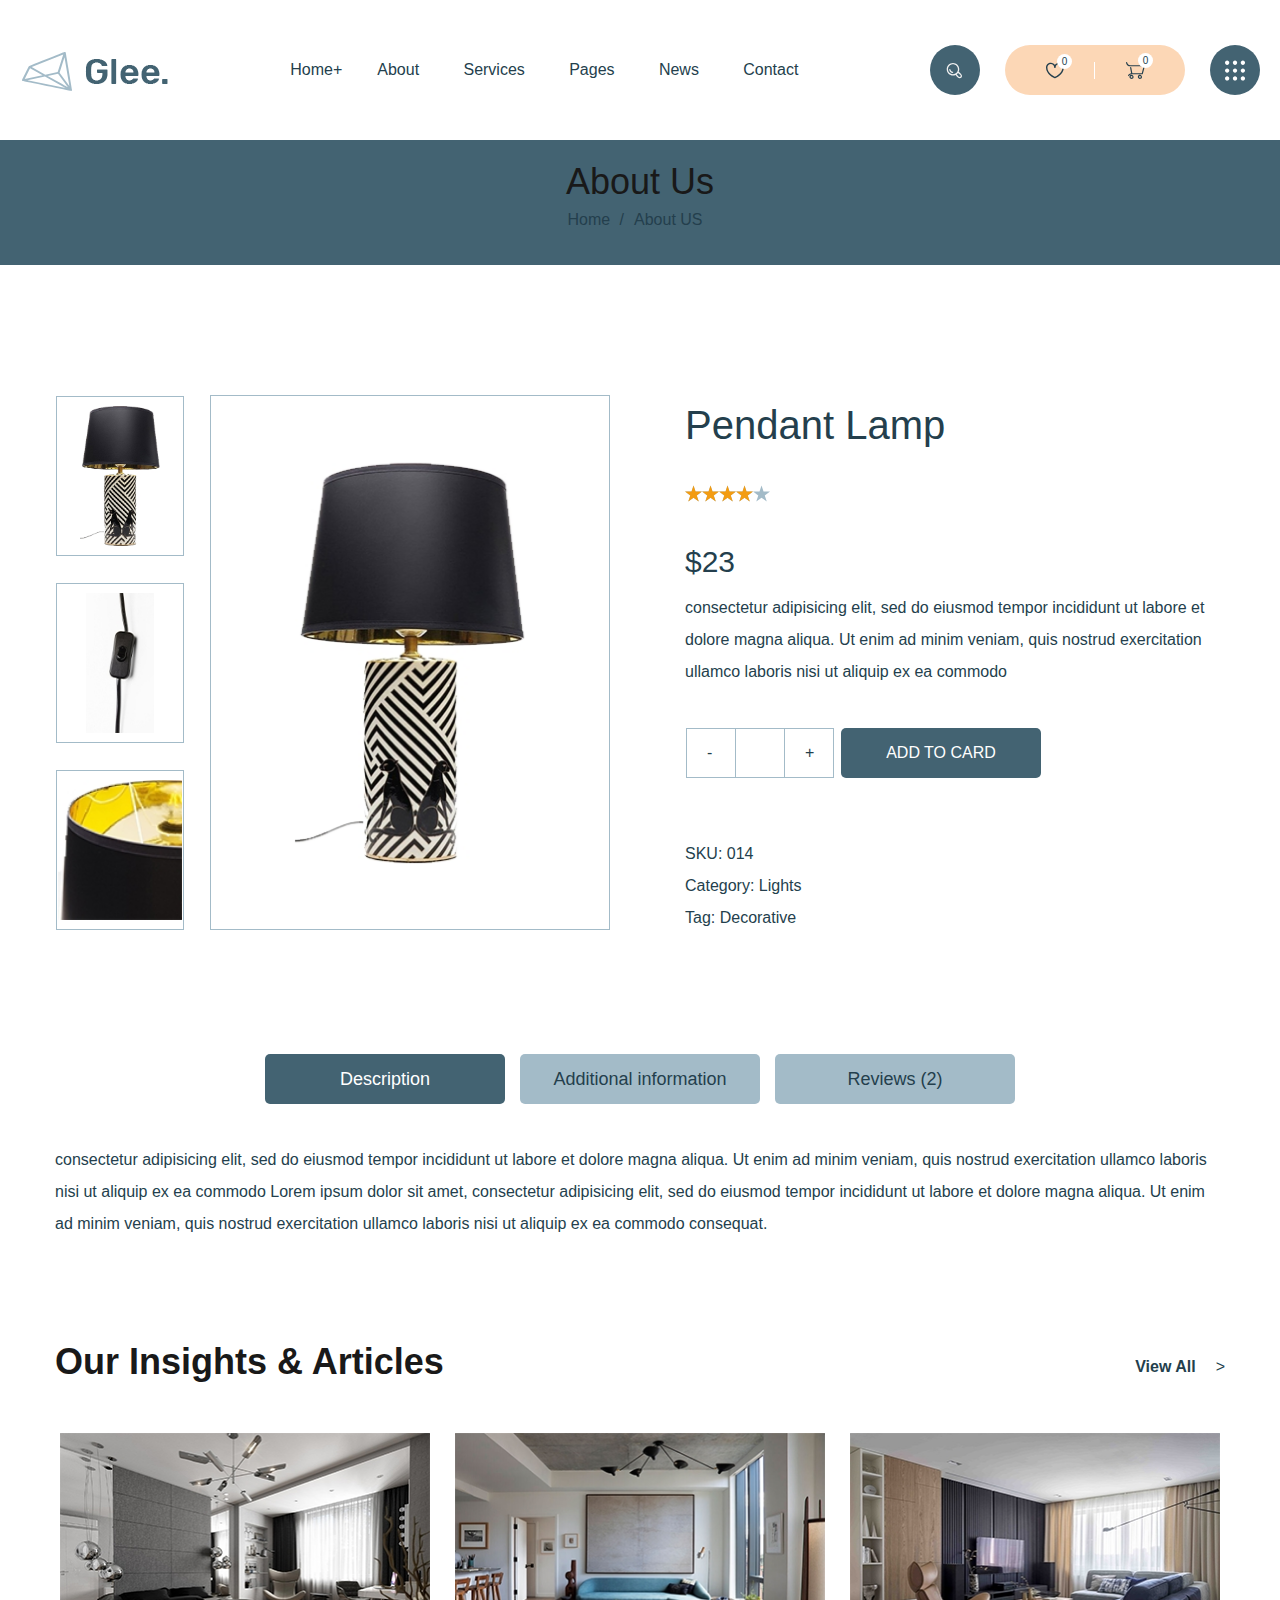
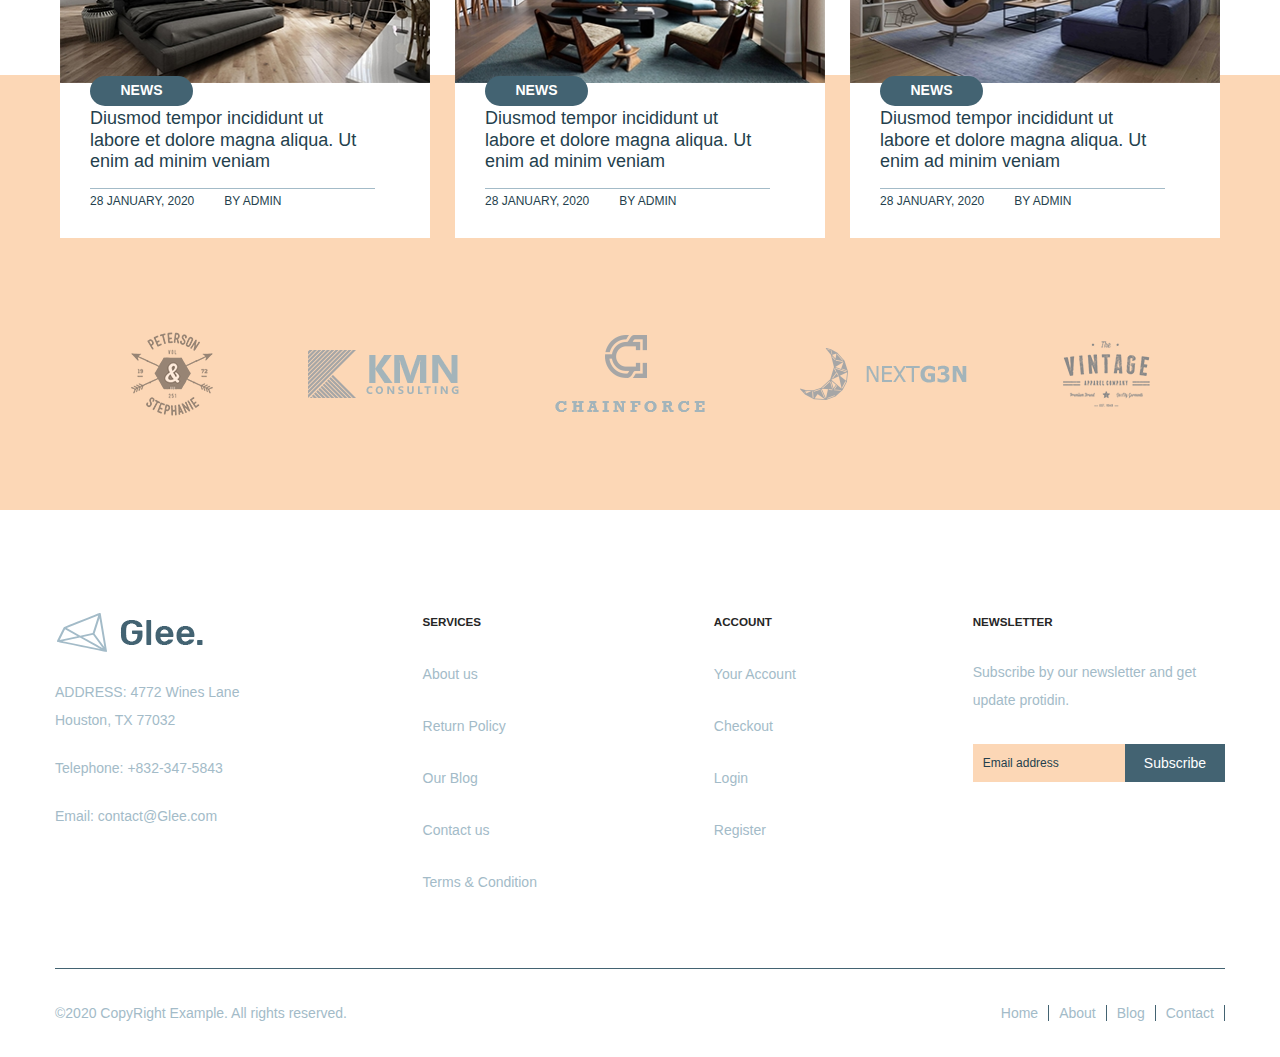
<file: product.html>
<!DOCTYPE html>
<html lang="en">
  <head>
    <meta charset="UTF-8" />
    <meta http-equiv="X-UA-Compatible" content="IE=edge" />
    <meta name="viewport" content="width=device-width, initial-scale=1.0" />
    <title>Glee</title>
    <link
      rel="stylesheet"
      href="https://cdn.jsdelivr.net/npm/@fancyapps/ui/dist/fancybox.css"
    />
    <link
      rel="apple-touch-icon"
      sizes="180x180"
      href="../images/favicon/apple-touch-icon.png"
    />
    <link
      rel="icon"
      type="image/png"
      sizes="32x32"
      href="../images/favicon/favicon-32x32.png"
    />
    <link
      rel="icon"
      type="image/png"
      sizes="16x16"
      href="../images/favicon/favicon-16x16.png"
    />
    <link rel="manifest" href="../images/favicon/site.webmanifest" />
    <link rel="stylesheet" href="css/style.min.css" />
  </head>
  <body>
    <header class="header">
  <!-- <div class="container"> -->
  <div class="header__inner">
    <a class="logo" href="index.html"
      ><img class="logo-img" src="images/logo.svg" alt="Glee"
    /></a>

    <nav class="menu">
      <ul class="menu__list">
        <li class="menu__list-item">
          <a class="menu__list-link--active" href="index.html">Home</a>
        </li>
        <li class="menu__list-item">
          <a class="menu__list-link" href="about.html">About</a>
        </li>
        <li class="menu__list-item">
          <a class="menu__list-link" href="terms.html">Services</a>
        </li>
        <li class="menu__list-item">
          <a class="menu__list-link" href="shop.html">Pages</a>
        </li>
        <li class="menu__list-item">
          <a class="menu__list-link" href="blog.html">News</a>
        </li>
        <li class="menu__list-item">
          <a class="menu__list-link" href="contact.html">Contact</a>
        </li>
      </ul>
    </nav>
    <div class="user-nav">
      <div class="user-nav__search-box">
        <input
          class="user-nav__search-input"
          type="text"
          placeholder="Type..."
        />
        <button class="user-nav__btn" type="submit">
          <!-- <img
            class="user-nav__btn-img"
            src="images/icons/search.svg"
            alt="search"
          /> -->
          <?xml version="1.0" encoding="UTF-8"?>
          <svg
            width="17px"
            height="17px"
            viewBox="1544 65 17 17"
            xmlns="http://www.w3.org/2000/svg"
            xmlns:xlink="http://www.w3.org/1999/xlink"
            version="1.1"
          >
            <!-- Generated by Pixelmator Pro 2.2 -->
            <path
              id="icon"
              d="M1557.693 81.292 C1557.079 81.301 1556.349 81.064 1555.589 80.318 1555.589 80.318 1553.531 77.968 1553.531 77.968 1552.751 78.313 1551.892 78.507 1550.984 78.507 1547.516 78.507 1544.705 75.706 1544.705 72.25 1544.705 68.794 1547.511 65.998 1550.98 65.998 1554.445 65.998 1557.259 68.797 1557.259 72.253 1557.259 73.183 1557.056 74.064 1556.691 74.857 1556.691 74.857 1559.027 76.894 1559.027 76.894 1560.73 78.64 1559.772 80.16 1559.32 80.611 1559.083 80.866 1558.483 81.281 1557.693 81.292 Z M1557.695 80.037 C1557.927 80.025 1558.17 79.94 1558.406 79.74 1558.615 79.563 1559.04 78.671 1558.179 77.867 1558.179 77.867 1556.017 75.986 1556.017 75.986 1555.633 76.498 1555.175 76.953 1554.654 77.326 L1556.525 79.513 C1556.726 79.736 1557.184 80.063 1557.695 80.037 Z M1550.98 77.201 C1553.722 77.201 1555.945 74.985 1555.945 72.253 1555.945 69.521 1553.722 67.306 1550.98 67.306 1548.238 67.306 1546.015 69.521 1546.015 72.253 1546.015 74.985 1548.235 77.201 1550.98 77.201 Z M1550.625 76.087 C1550.582 76.09 1550.538 76.09 1550.494 76.085 1549.683 75.924 1548.938 75.536 1548.351 74.955 1547.768 74.374 1547.379 73.626 1547.216 72.818 1547.151 72.464 1547.344 72.142 1547.703 72.076 1548.058 72.011 1548.381 72.206 1548.447 72.56 1548.543 73.142 1548.804 73.628 1549.228 74.05 1549.649 74.438 1550.168 74.727 1550.72 74.826 1551.045 74.891 1551.274 75.216 1551.208 75.57 1551.151 75.853 1550.92 76.065 1550.625 76.087 Z"
              fill="#f0f0f0"
              fill-opacity="1"
              stroke="none"
            />
          </svg>
        </button>
      </div>
      <div class="burger">
        <button class="burger__btn">
          <span class="burger__line-1 burger__line"></span>
          <span class="burger__line-2 burger__line"></span>
          <span class="burger__line-3 burger__line"></span>
        </button>
      </div>
      <div class="user-nav__heart-cart">
        <a class="user-nav__heart" href="#">
          <img
            class="user-nav__heart-img"
            src="images/icons/heart.svg"
            alt="heart"
          />
          <div class="user-nav__heart-num">0</div>
        </a>
        <a class="user-nav__cart" href="#">
          <img
            class="user-nav__cart-img"
            src="images/icons/cart.svg"
            alt="cart"
          />
          <div class="user-nav__cart-num">0</div></a
        >
      </div>
      <a class="user-nav__dots" href="#"
        ><img class="user-nav__dots-img" src="images/icons/dots.svg" alt="btn"
      /></a>
    </div>
  </div>
  <!-- </div> -->
</header>


    <main class="main">
      <div class="top__wrapper">
  <h2 class="top__wrapper-title title">About Us</h2>
  <div class="breadcrumbs">
    <ul class="breadcrumbs__list">
      <li class="breadcrumbs__item">
        <a class="breadcrumbs__link" href="index.html">Home</a>
      </li>
      <li class="breadcrumbs__item">
        <a class="breadcrumbs__link" href="#">About US</a>
      </li>
    </ul>
  </div>
</div>

      <section class="product-details">
        <div class="container">
          <div class="product-details__inner">
            <div class="product-details__content">
              <div class="pd__slider">
                <div class="pd__slider-thumb">
                  <div class="pd__slider-thumbitem">
                    <img src="images/product-details/1.jpg" alt="slide image" />
                  </div>
                  <div class="pd__slider-thumbitem">
                    <img src="images/product-details/2.jpg" alt="slide image" />
                  </div>
                  <div class="pd__slider-thumbitem">
                    <img src="images/product-details/3.jpg" alt="slide image" />
                  </div>
                  <div class="pd__slider-thumbitem">
                    <img src="images/product-details/4.jpg" alt="slide image" />
                  </div>
                </div>
                <div class="pd__slider-big">
                  <div class="pd__slider-bigitem">
                    <img src="images/product-details/1.jpg" alt="slide image" />
                  </div>
                  <div class="pd__slider-bigitem">
                    <img src="images/product-details/2.jpg" alt="slide image" />
                  </div>
                  <div class="pd__slider-bigitem">
                    <img src="images/product-details/3.jpg" alt="slide image" />
                  </div>
                  <div class="pd__slider-bigitem">
                    <img src="images/product-details/4.jpg" alt="slide image" />
                  </div>
                </div>
              </div>
              <div class="pd__info">
                <h2 class="pd__info-title">Pendant Lamp</h2>
                <div class="pd__info-star" data-rateyo-rating="4"></div>
                <span class="pd__info-price">$23</span>
                <p class="pd__info-text">
                  consectetur adipisicing elit, sed do eiusmod tempor incididunt
                  ut labore et dolore magna aliqua. Ut enim ad minim veniam,
                  quis nostrud exercitation ullamco laboris nisi ut aliquip ex
                  ea commodo
                </p>
                <div class="pd__info-btns">
                  <input
                    class="pd__info-input"
                    type="number"
                    value="1"
                    min="1"
                  />
                  <button class="pd__info-btn">Add To Card</button>
                </div>
                <span class="pd__info-details">SKU: 014 </span>
                <span class="pd__info-details">Category: Lights</span>
                <span class="pd__info-details">Tag: Decorative</span>
              </div>
            </div>
            <div class="product-details__tabs"></div>
          </div>
        </div>
      </section>

      <section class="tabs">
  <div class="container">
    <div class="tabs__inner">
      <div class="tabs__top">
        <a class="tabs__top-link tabs__top-link--active" href="#tab1"
          >Description</a
        >
        <a class="tabs__top-link" href="#tab2">Additional information</a>
        <a class="tabs__top-link" href="#tab3">Reviews (2)</a>
      </div>
      <div class="tabs__content">
        <div class="tabs__item tabs__item--active" id="tab1">
          <p class="tabs__item-text">
            consectetur adipisicing elit, sed do eiusmod tempor incididunt ut
            labore et dolore magna aliqua. Ut enim ad minim veniam, quis nostrud
            exercitation ullamco laboris nisi ut aliquip ex ea commodo Lorem
            ipsum dolor sit amet, consectetur adipisicing elit, sed do eiusmod
            tempor incididunt ut labore et dolore magna aliqua. Ut enim ad minim
            veniam, quis nostrud exercitation ullamco laboris nisi ut aliquip ex
            ea commodo consequat.
          </p>
        </div>
        <div class="tabs__item" id="tab2">content 2</div>
        <div class="tabs__item" id="tab3">content 3</div>
      </div>
    </div>
  </div>
</section>
 <section class="news">
  <div class="container">
    <div class="news__inner">
      <div class="news__top">
        <h2 class="title news__title">Our Insights & Articles</h2>
        <a class="news__top-btn" href="#">View All</a>
      </div>
      <div class="news__items">
        <div class="news__item">
          <a class="news__item-link" href="#">
            <img class="news__item-img" src="images/news/1.jpg" alt="eror" />
            <div class="news__item-content">
              <p class="news__item-text">
                Diusmod tempor incididunt ut labore et dolore magna aliqua. Ut
                enim ad minim veniam
              </p>
              <span class="news__item-news">NEWS</span>
              <div class="news__item-bottom">
                <p class="news__item-bottom-text">28 JANUARY, 2020</p>
                <p class="news__item-bottom-text">BY ADMIN</p>
              </div>
            </div>
          </a>
        </div>
        <div class="news__item">
          <a class="news__item-link" href="#">
            <img class="news__item-img" src="images/news/2.jpg" alt="eror" />
            <div class="news__item-content">
              <p class="news__item-text">
                Diusmod tempor incididunt ut labore et dolore magna aliqua. Ut
                enim ad minim veniam
              </p>
              <span class="news__item-news">NEWS</span>
              <div class="news__item-bottom">
                <p class="news__item-bottom-text">28 JANUARY, 2020</p>
                <p class="news__item-bottom-text">BY ADMIN</p>
              </div>
            </div>
          </a>
        </div>
        <div class="news__item">
          <a class="news__item-link" href="#">
            <img class="news__item-img" src="images/news/3.jpg" alt="eror" />
            <div class="news__item-content">
              <p class="news__item-text">
                Diusmod tempor incididunt ut labore et dolore magna aliqua. Ut
                enim ad minim veniam
              </p>
              <span class="news__item-news">NEWS</span>
              <div class="news__item-bottom">
                <p class="news__item-bottom-text">28 JANUARY, 2020</p>
                <p class="news__item-bottom-text">BY ADMIN</p>
              </div>
            </div>
          </a>
        </div>
      </div>
      <div class="news-clients">
        <a class="news-clients__btn" href="#"
          ><img
            class="news-clients__btn-img"
            src="images/clients/1.png"
            alt="eror"
        /></a>
        <a class="news-clients__btn" href="#"
          ><img
            class="news-clients__btn-img"
            src="images/clients/2.png"
            alt="eror"
        /></a>
        <a class="news-clients__btn" href="#"
          ><img
            class="news-clients__btn-img"
            src="images/clients/3.png"
            alt="eror"
        /></a>
        <a class="news-clients__btn" href="#"
          ><img
            class="news-clients__btn-img"
            src="images/clients/4.png"
            alt="eror"
        /></a>
        <a class="news-clients__btn" href="#"
          ><img
            class="news-clients__btn-img"
            src="images/clients/5.png"
            alt="eror"
        /></a>
      </div>
    </div>
  </div>
</section>

    </main>

    <footer class="footer">
  <div class="container">
    <div class="footer__inner">
      <div class="footer__item footer__item-1">
        <a class="logo" href="#"
          ><img class="logo-img footer__logo" src="images/logo.svg" alt="Glee"
        /></a>
        <ul class="footer__list">
          <li class="footer__list-item footer__list-item--mail">
            <a class="footer__list-address" href="#"
              >ADDRESS: 4772 Wines Lane Houston, TX 77032</a
            >
          </li>
          <li class="footer__list-item">
            <a class="footer__list-phone" href="tel:+8323475843"
              >Telephone: +832-347-5843</a
            >
          </li>
          <li class="footer__list-item">
            <a class="footer__list-email" href="mailto:contact@Glee.com"
              >Email: contact@Glee.com</a
            >
          </li>
        </ul>
      </div>
      <div class="footer__item footer__item-2">
        <h5 class="footer__title">Services</h5>
        <ul class="footer__list">
          <li class="footer__list-item">
            <a class="footer__list-link" href="#">About us</a>
          </li>
          <li class="footer__list-item">
            <a class="footer__list-link" href="#">Return Policy</a>
          </li>
          <li class="footer__list-item">
            <a class="footer__list-link" href="blog.html">Our Blog</a>
          </li>
          <li class="footer__list-item">
            <a class="footer__list-link" href="#">Contact us</a>
          </li>
          <li class="footer__list-item">
            <a class="footer__list-link" href="#">Terms & Condition</a>
          </li>
        </ul>
      </div>
      <div class="footer__item footer__item-3">
        <h5 class="footer__title">Account</h5>
        <ul class="footer__list">
          <li class="footer__list-item">
            <a class="footer__list-link" href="#">Your Account</a>
          </li>
          <li class="footer__list-item">
            <a class="footer__list-link" href="#">Checkout</a>
          </li>
          <li class="footer__list-item">
            <a class="footer__list-link" href="#">Login</a>
          </li>
          <li class="footer__list-item">
            <a class="footer__list-link" href="#">Register</a>
          </li>
        </ul>
      </div>
      <div class="footer__item footer__item-4">
        <h5 class="footer__title">newsletter</h5>
        <p class="footer__text">
          Subscribe by our newsletter and get update protidin.
        </p>
        <form class="footer__form" action="#">
          <input
            class="footer__input-email"
            type="email"
            placeholder="Email address"
          />
          <input class="footer__input-submit" type="submit" value="Subscribe" />
        </form>
      </div>
    </div>
    <div class="footer__bot">
      <p class="footer__bot-terms">
        ©2020 CopyRight Example. All rights reserved.
      </p>
      <ul class="footer__nav">
        <li class="footer__nav-item">
          <a class="footer__nav-link" href="#">Home</a>
        </li>
        <li class="footer__nav-item">
          <a class="footer__nav-link" href="#">About</a>
        </li>
        <li class="footer__nav-item">
          <a class="footer__nav-link" href="blog.html">Blog</a>
        </li>
        <li class="footer__nav-item">
          <a class="footer__nav-link" href="#">Contact</a>
        </li>
      </ul>
    </div>
  </div>
</footer>


    <script src="https://cdn.jsdelivr.net/npm/@fancyapps/ui@4.0/dist/fancybox.umd.js"></script>
    <script src="js/main.min.js"></script>
  </body>
</html>
</file>
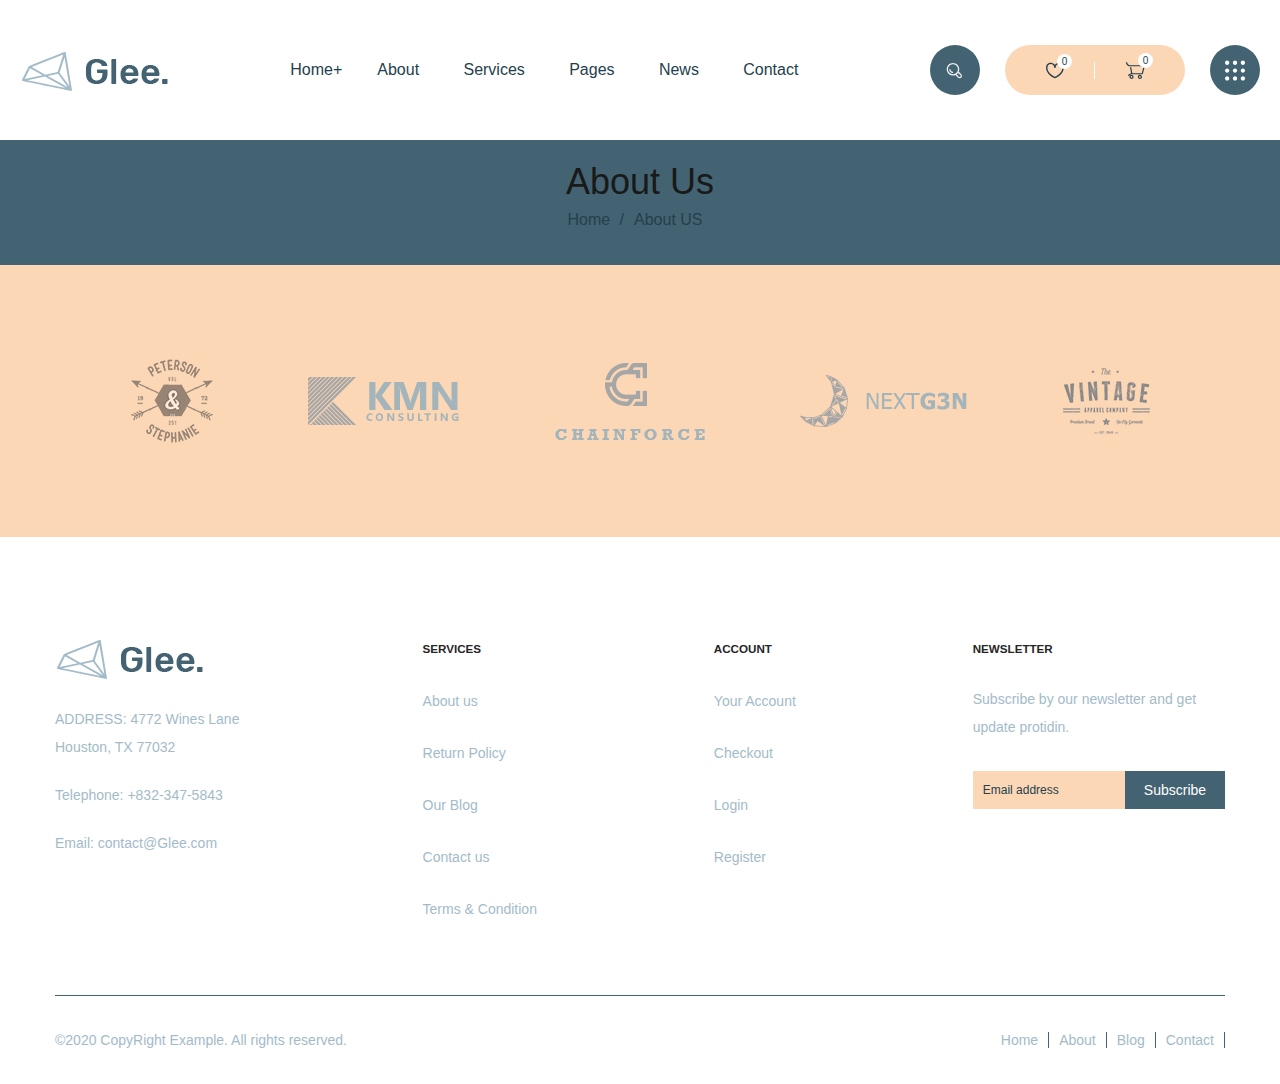
<file: register.html>
<!DOCTYPE html>
<html lang="en">
  <head>
    <meta charset="UTF-8" />
    <meta http-equiv="X-UA-Compatible" content="IE=edge" />
    <meta name="viewport" content="width=device-width, initial-scale=1.0" />
    <title>Glee</title>
    <link
      rel="stylesheet"
      href="https://cdn.jsdelivr.net/npm/@fancyapps/ui/dist/fancybox.css"
    />
    <link
      rel="apple-touch-icon"
      sizes="180x180"
      href="../images/favicon/apple-touch-icon.png"
    />
    <link
      rel="icon"
      type="image/png"
      sizes="32x32"
      href="../images/favicon/favicon-32x32.png"
    />
    <link
      rel="icon"
      type="image/png"
      sizes="16x16"
      href="../images/favicon/favicon-16x16.png"
    />
    <link rel="manifest" href="../images/favicon/site.webmanifest" />
    <link rel="stylesheet" href="css/style.min.css" />
  </head>
  <body>
    <header class="header">
  <!-- <div class="container"> -->
  <div class="header__inner">
    <a class="logo" href="index.html"
      ><img class="logo-img" src="images/logo.svg" alt="Glee"
    /></a>

    <nav class="menu">
      <ul class="menu__list">
        <li class="menu__list-item">
          <a class="menu__list-link--active" href="index.html">Home</a>
        </li>
        <li class="menu__list-item">
          <a class="menu__list-link" href="about.html">About</a>
        </li>
        <li class="menu__list-item">
          <a class="menu__list-link" href="terms.html">Services</a>
        </li>
        <li class="menu__list-item">
          <a class="menu__list-link" href="shop.html">Pages</a>
        </li>
        <li class="menu__list-item">
          <a class="menu__list-link" href="blog.html">News</a>
        </li>
        <li class="menu__list-item">
          <a class="menu__list-link" href="contact.html">Contact</a>
        </li>
      </ul>
    </nav>
    <div class="user-nav">
      <div class="user-nav__search-box">
        <input
          class="user-nav__search-input"
          type="text"
          placeholder="Type..."
        />
        <button class="user-nav__btn" type="submit">
          <!-- <img
            class="user-nav__btn-img"
            src="images/icons/search.svg"
            alt="search"
          /> -->
          <?xml version="1.0" encoding="UTF-8"?>
          <svg
            width="17px"
            height="17px"
            viewBox="1544 65 17 17"
            xmlns="http://www.w3.org/2000/svg"
            xmlns:xlink="http://www.w3.org/1999/xlink"
            version="1.1"
          >
            <!-- Generated by Pixelmator Pro 2.2 -->
            <path
              id="icon"
              d="M1557.693 81.292 C1557.079 81.301 1556.349 81.064 1555.589 80.318 1555.589 80.318 1553.531 77.968 1553.531 77.968 1552.751 78.313 1551.892 78.507 1550.984 78.507 1547.516 78.507 1544.705 75.706 1544.705 72.25 1544.705 68.794 1547.511 65.998 1550.98 65.998 1554.445 65.998 1557.259 68.797 1557.259 72.253 1557.259 73.183 1557.056 74.064 1556.691 74.857 1556.691 74.857 1559.027 76.894 1559.027 76.894 1560.73 78.64 1559.772 80.16 1559.32 80.611 1559.083 80.866 1558.483 81.281 1557.693 81.292 Z M1557.695 80.037 C1557.927 80.025 1558.17 79.94 1558.406 79.74 1558.615 79.563 1559.04 78.671 1558.179 77.867 1558.179 77.867 1556.017 75.986 1556.017 75.986 1555.633 76.498 1555.175 76.953 1554.654 77.326 L1556.525 79.513 C1556.726 79.736 1557.184 80.063 1557.695 80.037 Z M1550.98 77.201 C1553.722 77.201 1555.945 74.985 1555.945 72.253 1555.945 69.521 1553.722 67.306 1550.98 67.306 1548.238 67.306 1546.015 69.521 1546.015 72.253 1546.015 74.985 1548.235 77.201 1550.98 77.201 Z M1550.625 76.087 C1550.582 76.09 1550.538 76.09 1550.494 76.085 1549.683 75.924 1548.938 75.536 1548.351 74.955 1547.768 74.374 1547.379 73.626 1547.216 72.818 1547.151 72.464 1547.344 72.142 1547.703 72.076 1548.058 72.011 1548.381 72.206 1548.447 72.56 1548.543 73.142 1548.804 73.628 1549.228 74.05 1549.649 74.438 1550.168 74.727 1550.72 74.826 1551.045 74.891 1551.274 75.216 1551.208 75.57 1551.151 75.853 1550.92 76.065 1550.625 76.087 Z"
              fill="#f0f0f0"
              fill-opacity="1"
              stroke="none"
            />
          </svg>
        </button>
      </div>
      <div class="burger">
        <button class="burger__btn">
          <span class="burger__line-1 burger__line"></span>
          <span class="burger__line-2 burger__line"></span>
          <span class="burger__line-3 burger__line"></span>
        </button>
      </div>
      <div class="user-nav__heart-cart">
        <a class="user-nav__heart" href="#">
          <img
            class="user-nav__heart-img"
            src="images/icons/heart.svg"
            alt="heart"
          />
          <div class="user-nav__heart-num">0</div>
        </a>
        <a class="user-nav__cart" href="#">
          <img
            class="user-nav__cart-img"
            src="images/icons/cart.svg"
            alt="cart"
          />
          <div class="user-nav__cart-num">0</div></a
        >
      </div>
      <a class="user-nav__dots" href="#"
        ><img class="user-nav__dots-img" src="images/icons/dots.svg" alt="btn"
      /></a>
    </div>
  </div>
  <!-- </div> -->
</header>


    <main class="main">
      <section class="login">
        <div class="top__wrapper">
  <h2 class="top__wrapper-title title">About Us</h2>
  <div class="breadcrumbs">
    <ul class="breadcrumbs__list">
      <li class="breadcrumbs__item">
        <a class="breadcrumbs__link" href="index.html">Home</a>
      </li>
      <li class="breadcrumbs__item">
        <a class="breadcrumbs__link" href="#">About US</a>
      </li>
    </ul>
  </div>
</div>

        <div class="container"></div>
      </section>
      <div class="clients">
  <div class="container">
    <div class="news-clients">
      <a class="news-clients__btn" href="#"
        ><img
          class="news-clients__btn-img"
          src="images/clients/1.png"
          alt="eror"
      /></a>
      <a class="news-clients__btn" href="#"
        ><img
          class="news-clients__btn-img"
          src="images/clients/2.png"
          alt="eror"
      /></a>
      <a class="news-clients__btn" href="#"
        ><img
          class="news-clients__btn-img"
          src="images/clients/3.png"
          alt="eror"
      /></a>
      <a class="news-clients__btn" href="#"
        ><img
          class="news-clients__btn-img"
          src="images/clients/4.png"
          alt="eror"
      /></a>
      <a class="news-clients__btn" href="#"
        ><img
          class="news-clients__btn-img"
          src="images/clients/5.png"
          alt="eror"
      /></a>
    </div>
  </div>
</div>

    </main>

    <footer class="footer">
  <div class="container">
    <div class="footer__inner">
      <div class="footer__item footer__item-1">
        <a class="logo" href="#"
          ><img class="logo-img footer__logo" src="images/logo.svg" alt="Glee"
        /></a>
        <ul class="footer__list">
          <li class="footer__list-item footer__list-item--mail">
            <a class="footer__list-address" href="#"
              >ADDRESS: 4772 Wines Lane Houston, TX 77032</a
            >
          </li>
          <li class="footer__list-item">
            <a class="footer__list-phone" href="tel:+8323475843"
              >Telephone: +832-347-5843</a
            >
          </li>
          <li class="footer__list-item">
            <a class="footer__list-email" href="mailto:contact@Glee.com"
              >Email: contact@Glee.com</a
            >
          </li>
        </ul>
      </div>
      <div class="footer__item footer__item-2">
        <h5 class="footer__title">Services</h5>
        <ul class="footer__list">
          <li class="footer__list-item">
            <a class="footer__list-link" href="#">About us</a>
          </li>
          <li class="footer__list-item">
            <a class="footer__list-link" href="#">Return Policy</a>
          </li>
          <li class="footer__list-item">
            <a class="footer__list-link" href="blog.html">Our Blog</a>
          </li>
          <li class="footer__list-item">
            <a class="footer__list-link" href="#">Contact us</a>
          </li>
          <li class="footer__list-item">
            <a class="footer__list-link" href="#">Terms & Condition</a>
          </li>
        </ul>
      </div>
      <div class="footer__item footer__item-3">
        <h5 class="footer__title">Account</h5>
        <ul class="footer__list">
          <li class="footer__list-item">
            <a class="footer__list-link" href="#">Your Account</a>
          </li>
          <li class="footer__list-item">
            <a class="footer__list-link" href="#">Checkout</a>
          </li>
          <li class="footer__list-item">
            <a class="footer__list-link" href="#">Login</a>
          </li>
          <li class="footer__list-item">
            <a class="footer__list-link" href="#">Register</a>
          </li>
        </ul>
      </div>
      <div class="footer__item footer__item-4">
        <h5 class="footer__title">newsletter</h5>
        <p class="footer__text">
          Subscribe by our newsletter and get update protidin.
        </p>
        <form class="footer__form" action="#">
          <input
            class="footer__input-email"
            type="email"
            placeholder="Email address"
          />
          <input class="footer__input-submit" type="submit" value="Subscribe" />
        </form>
      </div>
    </div>
    <div class="footer__bot">
      <p class="footer__bot-terms">
        ©2020 CopyRight Example. All rights reserved.
      </p>
      <ul class="footer__nav">
        <li class="footer__nav-item">
          <a class="footer__nav-link" href="#">Home</a>
        </li>
        <li class="footer__nav-item">
          <a class="footer__nav-link" href="#">About</a>
        </li>
        <li class="footer__nav-item">
          <a class="footer__nav-link" href="blog.html">Blog</a>
        </li>
        <li class="footer__nav-item">
          <a class="footer__nav-link" href="#">Contact</a>
        </li>
      </ul>
    </div>
  </div>
</footer>


    <script src="https://cdn.jsdelivr.net/npm/@fancyapps/ui@4.0/dist/fancybox.umd.js"></script>
    <script src="js/main.min.js"></script>
  </body>
</html>
</file>
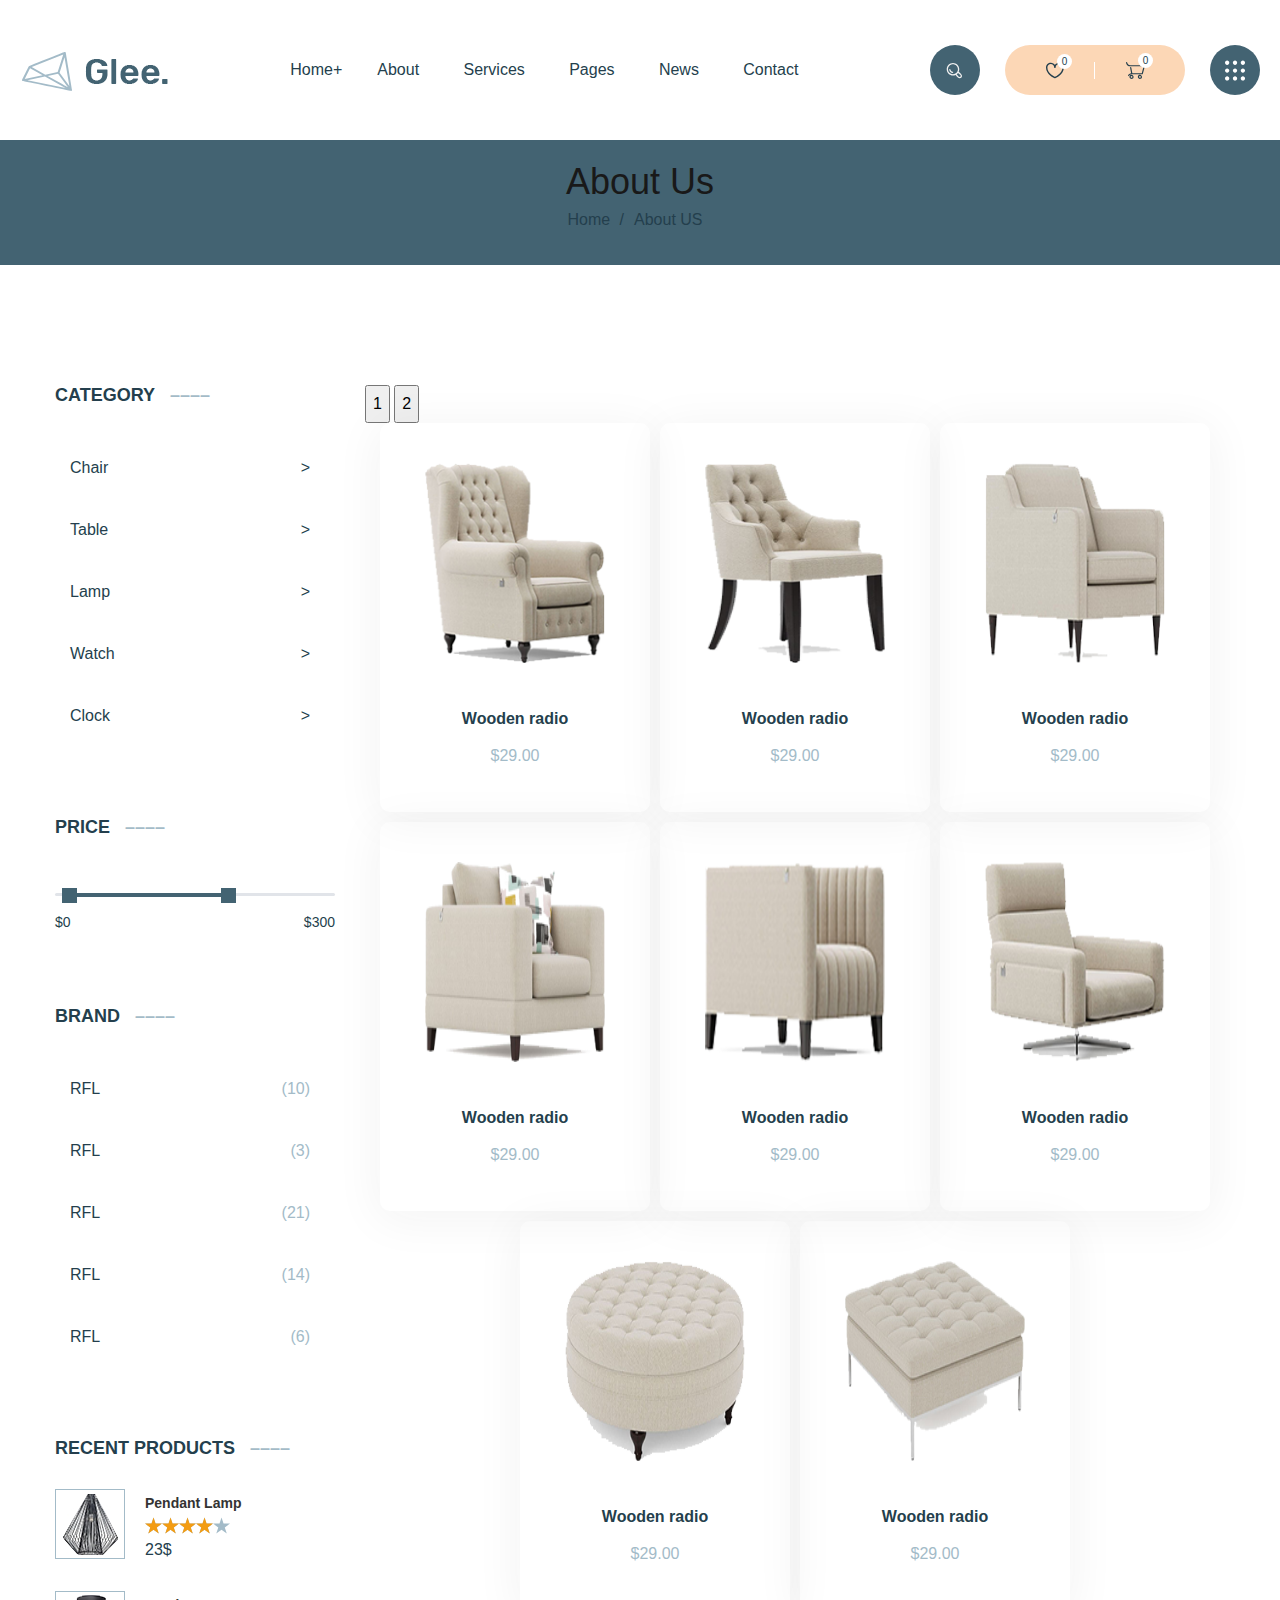
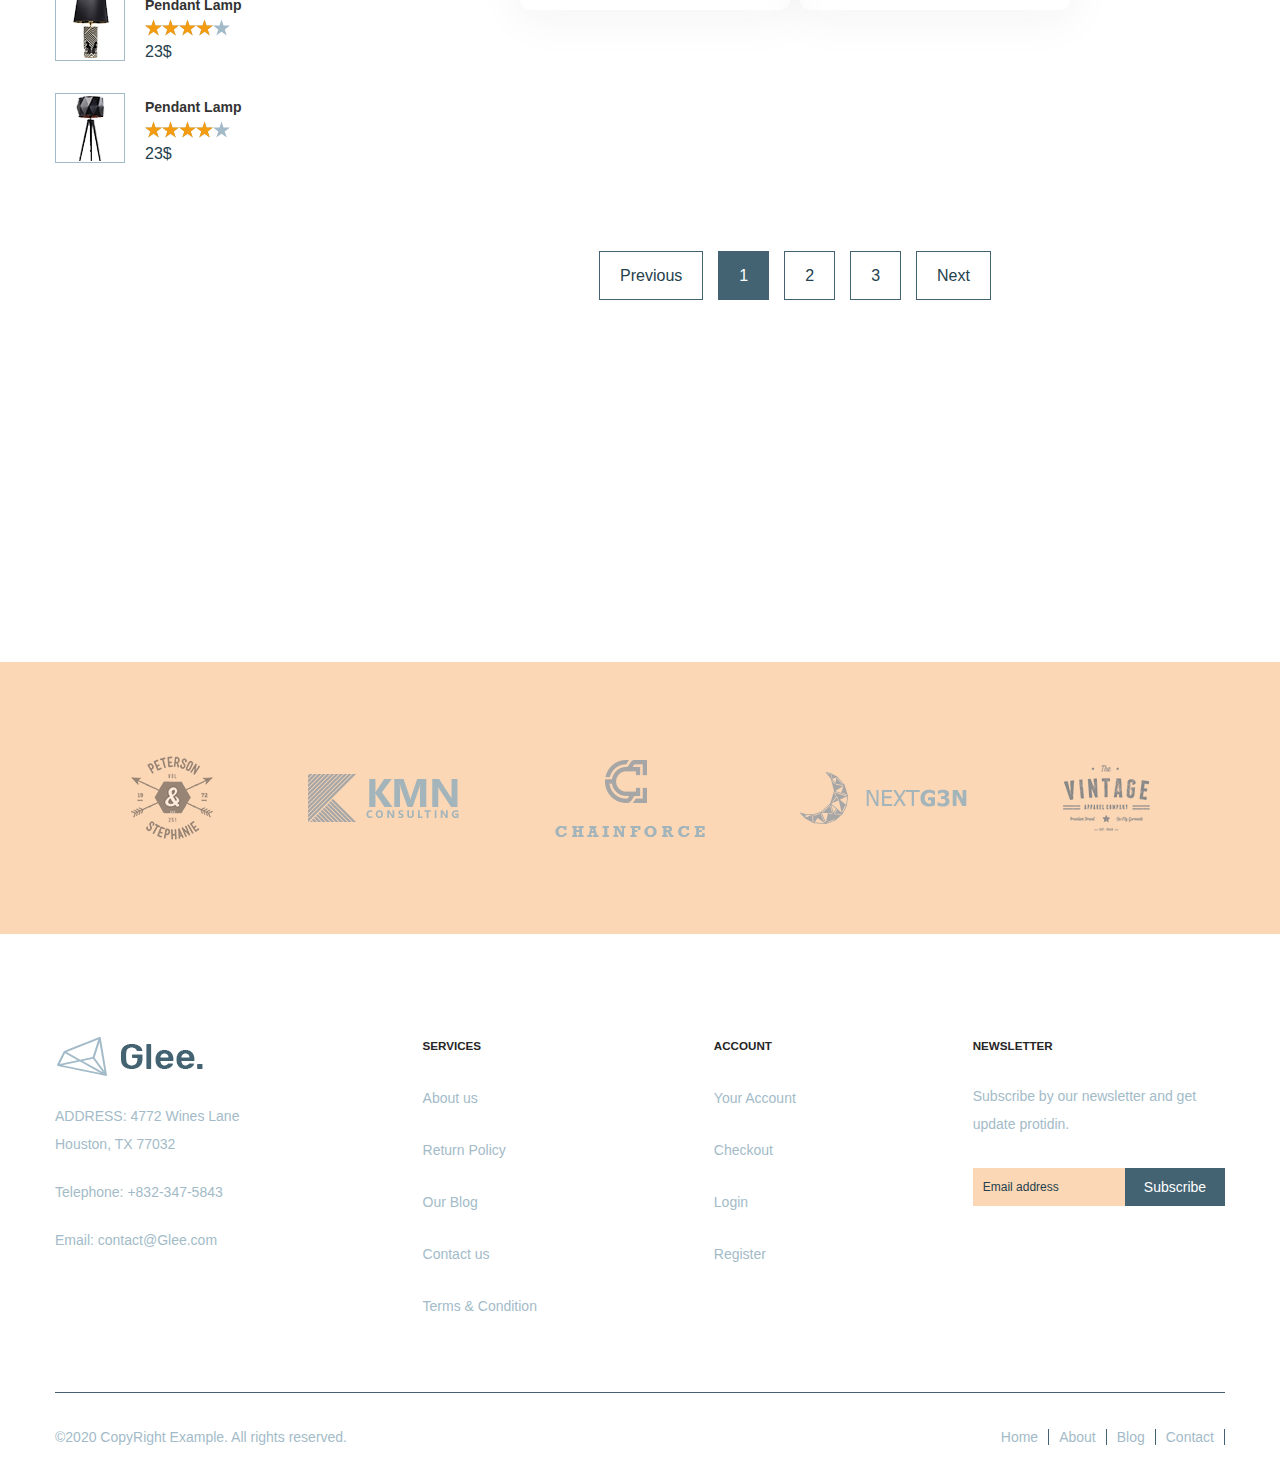
<file: shop.html>
<!DOCTYPE html>
<html lang="en">
  <head>
    <meta charset="UTF-8" />
    <meta http-equiv="X-UA-Compatible" content="IE=edge" />
    <meta name="viewport" content="width=device-width, initial-scale=1.0" />
    <title>Glee</title>
    <link
      rel="stylesheet"
      href="https://cdn.jsdelivr.net/npm/@fancyapps/ui/dist/fancybox.css"
    />
    <link
      rel="apple-touch-icon"
      sizes="180x180"
      href="../images/favicon/apple-touch-icon.png"
    />
    <link
      rel="icon"
      type="image/png"
      sizes="32x32"
      href="../images/favicon/favicon-32x32.png"
    />
    <link
      rel="icon"
      type="image/png"
      sizes="16x16"
      href="../images/favicon/favicon-16x16.png"
    />
    <link rel="manifest" href="../images/favicon/site.webmanifest" />
    <link rel="stylesheet" href="css/style.min.css" />
  </head>
  <body>
    <header class="header">
  <!-- <div class="container"> -->
  <div class="header__inner">
    <a class="logo" href="index.html"
      ><img class="logo-img" src="images/logo.svg" alt="Glee"
    /></a>

    <nav class="menu">
      <ul class="menu__list">
        <li class="menu__list-item">
          <a class="menu__list-link--active" href="index.html">Home</a>
        </li>
        <li class="menu__list-item">
          <a class="menu__list-link" href="about.html">About</a>
        </li>
        <li class="menu__list-item">
          <a class="menu__list-link" href="terms.html">Services</a>
        </li>
        <li class="menu__list-item">
          <a class="menu__list-link" href="shop.html">Pages</a>
        </li>
        <li class="menu__list-item">
          <a class="menu__list-link" href="blog.html">News</a>
        </li>
        <li class="menu__list-item">
          <a class="menu__list-link" href="contact.html">Contact</a>
        </li>
      </ul>
    </nav>
    <div class="user-nav">
      <div class="user-nav__search-box">
        <input
          class="user-nav__search-input"
          type="text"
          placeholder="Type..."
        />
        <button class="user-nav__btn" type="submit">
          <!-- <img
            class="user-nav__btn-img"
            src="images/icons/search.svg"
            alt="search"
          /> -->
          <?xml version="1.0" encoding="UTF-8"?>
          <svg
            width="17px"
            height="17px"
            viewBox="1544 65 17 17"
            xmlns="http://www.w3.org/2000/svg"
            xmlns:xlink="http://www.w3.org/1999/xlink"
            version="1.1"
          >
            <!-- Generated by Pixelmator Pro 2.2 -->
            <path
              id="icon"
              d="M1557.693 81.292 C1557.079 81.301 1556.349 81.064 1555.589 80.318 1555.589 80.318 1553.531 77.968 1553.531 77.968 1552.751 78.313 1551.892 78.507 1550.984 78.507 1547.516 78.507 1544.705 75.706 1544.705 72.25 1544.705 68.794 1547.511 65.998 1550.98 65.998 1554.445 65.998 1557.259 68.797 1557.259 72.253 1557.259 73.183 1557.056 74.064 1556.691 74.857 1556.691 74.857 1559.027 76.894 1559.027 76.894 1560.73 78.64 1559.772 80.16 1559.32 80.611 1559.083 80.866 1558.483 81.281 1557.693 81.292 Z M1557.695 80.037 C1557.927 80.025 1558.17 79.94 1558.406 79.74 1558.615 79.563 1559.04 78.671 1558.179 77.867 1558.179 77.867 1556.017 75.986 1556.017 75.986 1555.633 76.498 1555.175 76.953 1554.654 77.326 L1556.525 79.513 C1556.726 79.736 1557.184 80.063 1557.695 80.037 Z M1550.98 77.201 C1553.722 77.201 1555.945 74.985 1555.945 72.253 1555.945 69.521 1553.722 67.306 1550.98 67.306 1548.238 67.306 1546.015 69.521 1546.015 72.253 1546.015 74.985 1548.235 77.201 1550.98 77.201 Z M1550.625 76.087 C1550.582 76.09 1550.538 76.09 1550.494 76.085 1549.683 75.924 1548.938 75.536 1548.351 74.955 1547.768 74.374 1547.379 73.626 1547.216 72.818 1547.151 72.464 1547.344 72.142 1547.703 72.076 1548.058 72.011 1548.381 72.206 1548.447 72.56 1548.543 73.142 1548.804 73.628 1549.228 74.05 1549.649 74.438 1550.168 74.727 1550.72 74.826 1551.045 74.891 1551.274 75.216 1551.208 75.57 1551.151 75.853 1550.92 76.065 1550.625 76.087 Z"
              fill="#f0f0f0"
              fill-opacity="1"
              stroke="none"
            />
          </svg>
        </button>
      </div>
      <div class="burger">
        <button class="burger__btn">
          <span class="burger__line-1 burger__line"></span>
          <span class="burger__line-2 burger__line"></span>
          <span class="burger__line-3 burger__line"></span>
        </button>
      </div>
      <div class="user-nav__heart-cart">
        <a class="user-nav__heart" href="#">
          <img
            class="user-nav__heart-img"
            src="images/icons/heart.svg"
            alt="heart"
          />
          <div class="user-nav__heart-num">0</div>
        </a>
        <a class="user-nav__cart" href="#">
          <img
            class="user-nav__cart-img"
            src="images/icons/cart.svg"
            alt="cart"
          />
          <div class="user-nav__cart-num">0</div></a
        >
      </div>
      <a class="user-nav__dots" href="#"
        ><img class="user-nav__dots-img" src="images/icons/dots.svg" alt="btn"
      /></a>
    </div>
  </div>
  <!-- </div> -->
</header>


    <main class="main">
      <div class="top__wrapper">
  <h2 class="top__wrapper-title title">About Us</h2>
  <div class="breadcrumbs">
    <ul class="breadcrumbs__list">
      <li class="breadcrumbs__item">
        <a class="breadcrumbs__link" href="index.html">Home</a>
      </li>
      <li class="breadcrumbs__item">
        <a class="breadcrumbs__link" href="#">About US</a>
      </li>
    </ul>
  </div>
</div>
 <section class="shop">
  <div class="container">
    <div class="shop__inner">
      <button class="shop__filters-size">Size</button>
      <div class="shop__filters">
        <div class="filter-category filter-item">
          <h4 class="filter__title">Category</h4>
          <form class="filter-category__form" action="#">
            <label class="filter-category__label">
              <input class="filter-category__btn" type="checkbox" />
              <div class="filter-category__checkbox">
                <span>Chair</span>
                <span>></span>
              </div>
            </label>
            <label class="filter-category__label">
              <input class="filter-category__btn" type="checkbox" />
              <div class="filter-category__checkbox">
                <span>Table</span>
                <span>></span>
              </div>
            </label>
            <label class="filter-category__label">
              <input class="filter-category__btn" type="checkbox" />
              <div class="filter-category__checkbox">
                <span>Lamp</span>
                <span>></span>
              </div>
            </label>
            <label class="filter-category__label">
              <input class="filter-category__btn" type="checkbox" />
              <div class="filter-category__checkbox">
                <span>Watch</span>
                <span>></span>
              </div>
            </label>
            <label class="filter-category__label">
              <input class="filter-category__btn" type="checkbox" />
              <div class="filter-category__checkbox">
                <span>Clock</span>
                <span>></span>
              </div>
            </label>
          </form>
        </div>
        <div class="filter-price filter-item">
          <h4 class="filter__title">Price</h4>
          <input
            class="filter-price__input"
            type="text"
            data-min="0"
            data-max="499"
            data-form="10"
            data-to="300"
          />
          <label class="filter-price__label">
            <div class="filter-price__label-box">
              $<span class="filter-price__from"></span>
            </div>
            <div class="filter-price__label-box">
              $<span class="filter-price__to"></span>
            </div>
          </label>
        </div>
        <div class="filter-brand filter-item">
          <h4 class="filter__title">Brand</h4>
          <form class="filter-brand__form" action="">
            <label class="filter-brand__label">
              <input class="filter-brand__input" type="checkbox" />
              <div class="filter-brand__checkbox">
                <span>RFL</span>
                <span>(10)</span>
              </div>
            </label>
            <label class="filter-brand__label">
              <input class="filter-brand__input" type="checkbox" />
              <div class="filter-brand__checkbox">
                <span>RFL</span>
                <span>(3)</span>
              </div>
            </label>
            <label class="filter-brand__label">
              <input class="filter-brand__input" type="checkbox" />
              <div class="filter-brand__checkbox">
                <span>RFL</span>
                <span>(21)</span>
              </div>
            </label>
            <label class="filter-brand__label">
              <input class="filter-brand__input" type="checkbox" />
              <div class="filter-brand__checkbox">
                <span>RFL</span>
                <span>(14)</span>
              </div>
            </label>
            <label class="filter-brand__label">
              <input class="filter-brand__input" type="checkbox" />
              <div class="filter-brand__checkbox">
                <span>RFL</span>
                <span>(6)</span>
              </div>
            </label>
          </form>
        </div>
        <div class="filter-recent filter-item">
          <h4 class="filter__title">Recent Products</h4>
          <a class="filter-recent__item" href="#">
            <div class="filter-recent__img-box">
              <img
                class="filter-recent__img"
                src="../images/recent/3.jpg"
                alt="product image"
              />
            </div>
            <div class="filter-recent__content-box">
              <h4 class="filter-recent__title">Pendant Lamp</h4>
              <div class="filter-recent__stars" data-rateyo-rating="4"></div>
              <span class="filter-recent__price">23$</span>
            </div>
          </a>
          <a class="filter-recent__item" href="#">
            <div class="filter-recent__img-box">
              <img
                class="filter-recent__img"
                src="../images/recent/2.jpg"
                alt="product image"
              />
            </div>
            <div class="filter-recent__content-box">
              <h4 class="filter-recent__title">Pendant Lamp</h4>
              <div class="filter-recent__stars" data-rateyo-rating="4"></div>
              <span class="filter-recent__price">23$</span>
            </div>
          </a>
          <a class="filter-recent__item" href="#">
            <div class="filter-recent__img-box">
              <img
                class="filter-recent__img"
                src="../images/recent/1.jpg"
                alt="product image"
              />
            </div>
            <div class="filter-recent__content-box">
              <h4 class="filter-recent__title">Pendant Lamp</h4>
              <div class="filter-recent__stars" data-rateyo-rating="4"></div>
              <span class="filter-recent__price">23$</span>
            </div>
          </a>
        </div>
      </div>
      <div class="shop__products">
        <div class="shop__products-filters">
          <button class="products-filter__block products-filter__btn">1</button>
          <button class="products-filter__list products-filter__btn">2</button>
        </div>
        <div class="shop__products-items">
          <div class="product__item mix category-a">
            <a class="product__item-imgbox" href="product.html">
              <img
                class="product__item-img"
                src="../images/products/1.png"
                alt="item image"
              />
            </a>
            <div class="product__item-info">
              <h4 class="product__item-title">Wooden radio</h4>
              <div class="product__item-stars" data-rateyo-rating="4"></div>
              <p class="product__item-price">$29.00</p>
              <p class="product__item-text">
                consectetur adipisicing elit, sed do eiusmod tempor incididunt
                ut labore et dolore magna aliqua. Ut enim ad minim veniam, quis
                nostrud exercitation
              </p>
              <div class="product__item-hover">
                <a
                  class="product__item-hover-link product__item-hover-search"
                  href="#"
                ></a>
                <a
                  class="product__item-hover-link product__item-hover-cart"
                  href="#"
                  ><span> Add to Card</span>
                </a>
                <a
                  class="product__item-hover-link product__item-hover-like"
                  href="#"
                >
                </a>
              </div>
            </div>
          </div>
          <div class="product__item mix category-c">
            <div class="product__item-imgbox">
              <img
                class="product__item-img"
                src="../images/products/2.png"
                alt="item image"
              />
            </div>
            <div class="product__item-info">
              <h4 class="product__item-title">Wooden radio</h4>
              <div class="product__item-stars" data-rateyo-rating="4"></div>
              <p class="product__item-price">$29.00</p>
              <p class="product__item-text">
                consectetur adipisicing elit, sed do eiusmod tempor incididunt
                ut labore et dolore magna aliqua. Ut enim ad minim veniam, quis
                nostrud exercitation
              </p>
              <div class="product__item-hover">
                <a
                  class="product__item-hover-link product__item-hover-search"
                  href="#"
                ></a>
                <a
                  class="product__item-hover-link product__item-hover-cart"
                  href="#"
                  ><span> Add to Card</span>
                </a>
                <a
                  class="product__item-hover-link product__item-hover-like"
                  href="#"
                >
                </a>
              </div>
            </div>
          </div>
          <div class="product__item mix category-b">
            <div class="product__item-imgbox">
              <img
                class="product__item-img"
                src="../images/products/3.png"
                alt="item image"
              />
            </div>
            <div class="product__item-info">
              <h4 class="product__item-title">Wooden radio</h4>
              <div class="product__item-stars" data-rateyo-rating="4"></div>
              <p class="product__item-price">$29.00</p>
              <p class="product__item-text">
                consectetur adipisicing elit, sed do eiusmod tempor incididunt
                ut labore et dolore magna aliqua. Ut enim ad minim veniam, quis
                nostrud exercitation
              </p>
              <div class="product__item-hover">
                <a
                  class="product__item-hover-link product__item-hover-search"
                  href="#"
                ></a>
                <a
                  class="product__item-hover-link product__item-hover-cart"
                  href="#"
                  ><span> Add to Card</span>
                </a>
                <a
                  class="product__item-hover-link product__item-hover-like"
                  href="#"
                >
                </a>
              </div>
            </div>
          </div>
          <div class="product__item mix category-a">
            <div class="product__item-imgbox">
              <img
                class="product__item-img"
                src="../images/products/4.png"
                alt="item image"
              />
            </div>
            <div class="product__item-info">
              <h4 class="product__item-title">Wooden radio</h4>
              <div class="product__item-stars" data-rateyo-rating="4"></div>
              <p class="product__item-price">$29.00</p>
              <p class="product__item-text">
                consectetur adipisicing elit, sed do eiusmod tempor incididunt
                ut labore et dolore magna aliqua. Ut enim ad minim veniam, quis
                nostrud exercitation
              </p>
              <div class="product__item-hover">
                <a
                  class="product__item-hover-link product__item-hover-search"
                  href="#"
                ></a>
                <a
                  class="product__item-hover-link product__item-hover-cart"
                  href="#"
                  ><span> Add to Card</span>
                </a>
                <a
                  class="product__item-hover-link product__item-hover-like"
                  href="#"
                >
                </a>
              </div>
            </div>
          </div>
          <div class="product__item mix category-a">
            <div class="product__item-imgbox">
              <img
                class="product__item-img"
                src="../images/products/5.png"
                alt="item image"
              />
            </div>
            <div class="product__item-info">
              <h4 class="product__item-title">Wooden radio</h4>
              <div class="product__item-stars" data-rateyo-rating="4"></div>
              <p class="product__item-price">$29.00</p>
              <p class="product__item-text">
                consectetur adipisicing elit, sed do eiusmod tempor incididunt
                ut labore et dolore magna aliqua. Ut enim ad minim veniam, quis
                nostrud exercitation
              </p>
              <div class="product__item-hover">
                <a
                  class="product__item-hover-link product__item-hover-search"
                  href="#"
                ></a>
                <a
                  class="product__item-hover-link product__item-hover-cart"
                  href="#"
                  ><span> Add to Card</span>
                </a>
                <a
                  class="product__item-hover-link product__item-hover-like"
                  href="#"
                >
                </a>
              </div>
            </div>
          </div>
          <div class="product__item mix category-d">
            <div class="product__item-imgbox">
              <img
                class="product__item-img"
                src="../images/products/6.png"
                alt="item image"
              />
            </div>
            <div class="product__item-info">
              <h4 class="product__item-title">Wooden radio</h4>
              <div class="product__item-stars" data-rateyo-rating="4"></div>
              <p class="product__item-price">$29.00</p>
              <p class="product__item-text">
                consectetur adipisicing elit, sed do eiusmod tempor incididunt
                ut labore et dolore magna aliqua. Ut enim ad minim veniam, quis
                nostrud exercitation
              </p>
              <div class="product__item-hover">
                <a
                  class="product__item-hover-link product__item-hover-search"
                  href="#"
                ></a>
                <a
                  class="product__item-hover-link product__item-hover-cart"
                  href="#"
                  ><span> Add to Card</span>
                </a>
                <a
                  class="product__item-hover-link product__item-hover-like"
                  href="#"
                >
                </a>
              </div>
            </div>
          </div>
          <div class="product__item mix category-b">
            <div class="product__item-imgbox">
              <img
                class="product__item-img"
                src="../images/products/7.png"
                alt="item image"
              />
            </div>
            <div class="product__item-info">
              <h4 class="product__item-title">Wooden radio</h4>
              <div class="product__item-stars" data-rateyo-rating="4"></div>
              <p class="product__item-price">$29.00</p>
              <p class="product__item-text">
                consectetur adipisicing elit, sed do eiusmod tempor incididunt
                ut labore et dolore magna aliqua. Ut enim ad minim veniam, quis
                nostrud exercitation
              </p>
              <div class="product__item-hover">
                <a
                  class="product__item-hover-link product__item-hover-search"
                  href="#"
                ></a>
                <a
                  class="product__item-hover-link product__item-hover-cart"
                  href="#"
                  ><span> Add to Card</span>
                </a>
                <a
                  class="product__item-hover-link product__item-hover-like"
                  href="#"
                >
                </a>
              </div>
            </div>
          </div>
          <div class="product__item mix category-c">
            <div class="product__item-imgbox">
              <img
                class="product__item-img"
                src="../images/products/8.png"
                alt="item image"
              />
            </div>
            <div class="product__item-info">
              <h4 class="product__item-title">Wooden radio</h4>
              <div class="product__item-stars" data-rateyo-rating="4"></div>
              <p class="product__item-price">$29.00</p>
              <p class="product__item-text">
                consectetur adipisicing elit, sed do eiusmod tempor incididunt
                ut labore et dolore magna aliqua. Ut enim ad minim veniam, quis
                nostrud exercitation
              </p>
              <div class="product__item-hover">
                <a
                  class="product__item-hover-link product__item-hover-search"
                  href="#"
                ></a>
                <a
                  class="product__item-hover-link product__item-hover-cart"
                  href="#"
                  ><span> Add to Card</span>
                </a>
                <a
                  class="product__item-hover-link product__item-hover-like"
                  href="#"
                >
                </a>
              </div>
            </div>
          </div>
        </div>
        <div class="pegination">
          <ul class="pegination__list">
            <li class="pegination__item">
              <span class="pegination__link" href="#">Previous</span>
            </li>
            <li class="pegination__item">
              <span class="pegination__link pegination__link--active" href="#"
                >1</span
              >
            </li>
            <li class="pegination__item">
              <a class="pegination__link" href="#">2</a>
            </li>
            <li class="pegination__item">
              <a class="pegination__link" href="#">3</a>
            </li>
            <li class="pegination__item">
              <a class="pegination__link" href="#">Next</a>
            </li>
          </ul>
        </div>
      </div>
    </div>
  </div>
</section>

      <div class="clients">
  <div class="container">
    <div class="news-clients">
      <a class="news-clients__btn" href="#"
        ><img
          class="news-clients__btn-img"
          src="images/clients/1.png"
          alt="eror"
      /></a>
      <a class="news-clients__btn" href="#"
        ><img
          class="news-clients__btn-img"
          src="images/clients/2.png"
          alt="eror"
      /></a>
      <a class="news-clients__btn" href="#"
        ><img
          class="news-clients__btn-img"
          src="images/clients/3.png"
          alt="eror"
      /></a>
      <a class="news-clients__btn" href="#"
        ><img
          class="news-clients__btn-img"
          src="images/clients/4.png"
          alt="eror"
      /></a>
      <a class="news-clients__btn" href="#"
        ><img
          class="news-clients__btn-img"
          src="images/clients/5.png"
          alt="eror"
      /></a>
    </div>
  </div>
</div>

    </main>

    <footer class="footer">
  <div class="container">
    <div class="footer__inner">
      <div class="footer__item footer__item-1">
        <a class="logo" href="#"
          ><img class="logo-img footer__logo" src="images/logo.svg" alt="Glee"
        /></a>
        <ul class="footer__list">
          <li class="footer__list-item footer__list-item--mail">
            <a class="footer__list-address" href="#"
              >ADDRESS: 4772 Wines Lane Houston, TX 77032</a
            >
          </li>
          <li class="footer__list-item">
            <a class="footer__list-phone" href="tel:+8323475843"
              >Telephone: +832-347-5843</a
            >
          </li>
          <li class="footer__list-item">
            <a class="footer__list-email" href="mailto:contact@Glee.com"
              >Email: contact@Glee.com</a
            >
          </li>
        </ul>
      </div>
      <div class="footer__item footer__item-2">
        <h5 class="footer__title">Services</h5>
        <ul class="footer__list">
          <li class="footer__list-item">
            <a class="footer__list-link" href="#">About us</a>
          </li>
          <li class="footer__list-item">
            <a class="footer__list-link" href="#">Return Policy</a>
          </li>
          <li class="footer__list-item">
            <a class="footer__list-link" href="blog.html">Our Blog</a>
          </li>
          <li class="footer__list-item">
            <a class="footer__list-link" href="#">Contact us</a>
          </li>
          <li class="footer__list-item">
            <a class="footer__list-link" href="#">Terms & Condition</a>
          </li>
        </ul>
      </div>
      <div class="footer__item footer__item-3">
        <h5 class="footer__title">Account</h5>
        <ul class="footer__list">
          <li class="footer__list-item">
            <a class="footer__list-link" href="#">Your Account</a>
          </li>
          <li class="footer__list-item">
            <a class="footer__list-link" href="#">Checkout</a>
          </li>
          <li class="footer__list-item">
            <a class="footer__list-link" href="#">Login</a>
          </li>
          <li class="footer__list-item">
            <a class="footer__list-link" href="#">Register</a>
          </li>
        </ul>
      </div>
      <div class="footer__item footer__item-4">
        <h5 class="footer__title">newsletter</h5>
        <p class="footer__text">
          Subscribe by our newsletter and get update protidin.
        </p>
        <form class="footer__form" action="#">
          <input
            class="footer__input-email"
            type="email"
            placeholder="Email address"
          />
          <input class="footer__input-submit" type="submit" value="Subscribe" />
        </form>
      </div>
    </div>
    <div class="footer__bot">
      <p class="footer__bot-terms">
        ©2020 CopyRight Example. All rights reserved.
      </p>
      <ul class="footer__nav">
        <li class="footer__nav-item">
          <a class="footer__nav-link" href="#">Home</a>
        </li>
        <li class="footer__nav-item">
          <a class="footer__nav-link" href="#">About</a>
        </li>
        <li class="footer__nav-item">
          <a class="footer__nav-link" href="blog.html">Blog</a>
        </li>
        <li class="footer__nav-item">
          <a class="footer__nav-link" href="#">Contact</a>
        </li>
      </ul>
    </div>
  </div>
</footer>


    <script src="https://cdn.jsdelivr.net/npm/@fancyapps/ui@4.0/dist/fancybox.umd.js"></script>
    <script src="js/main.min.js"></script>
  </body>
</html>
</file>
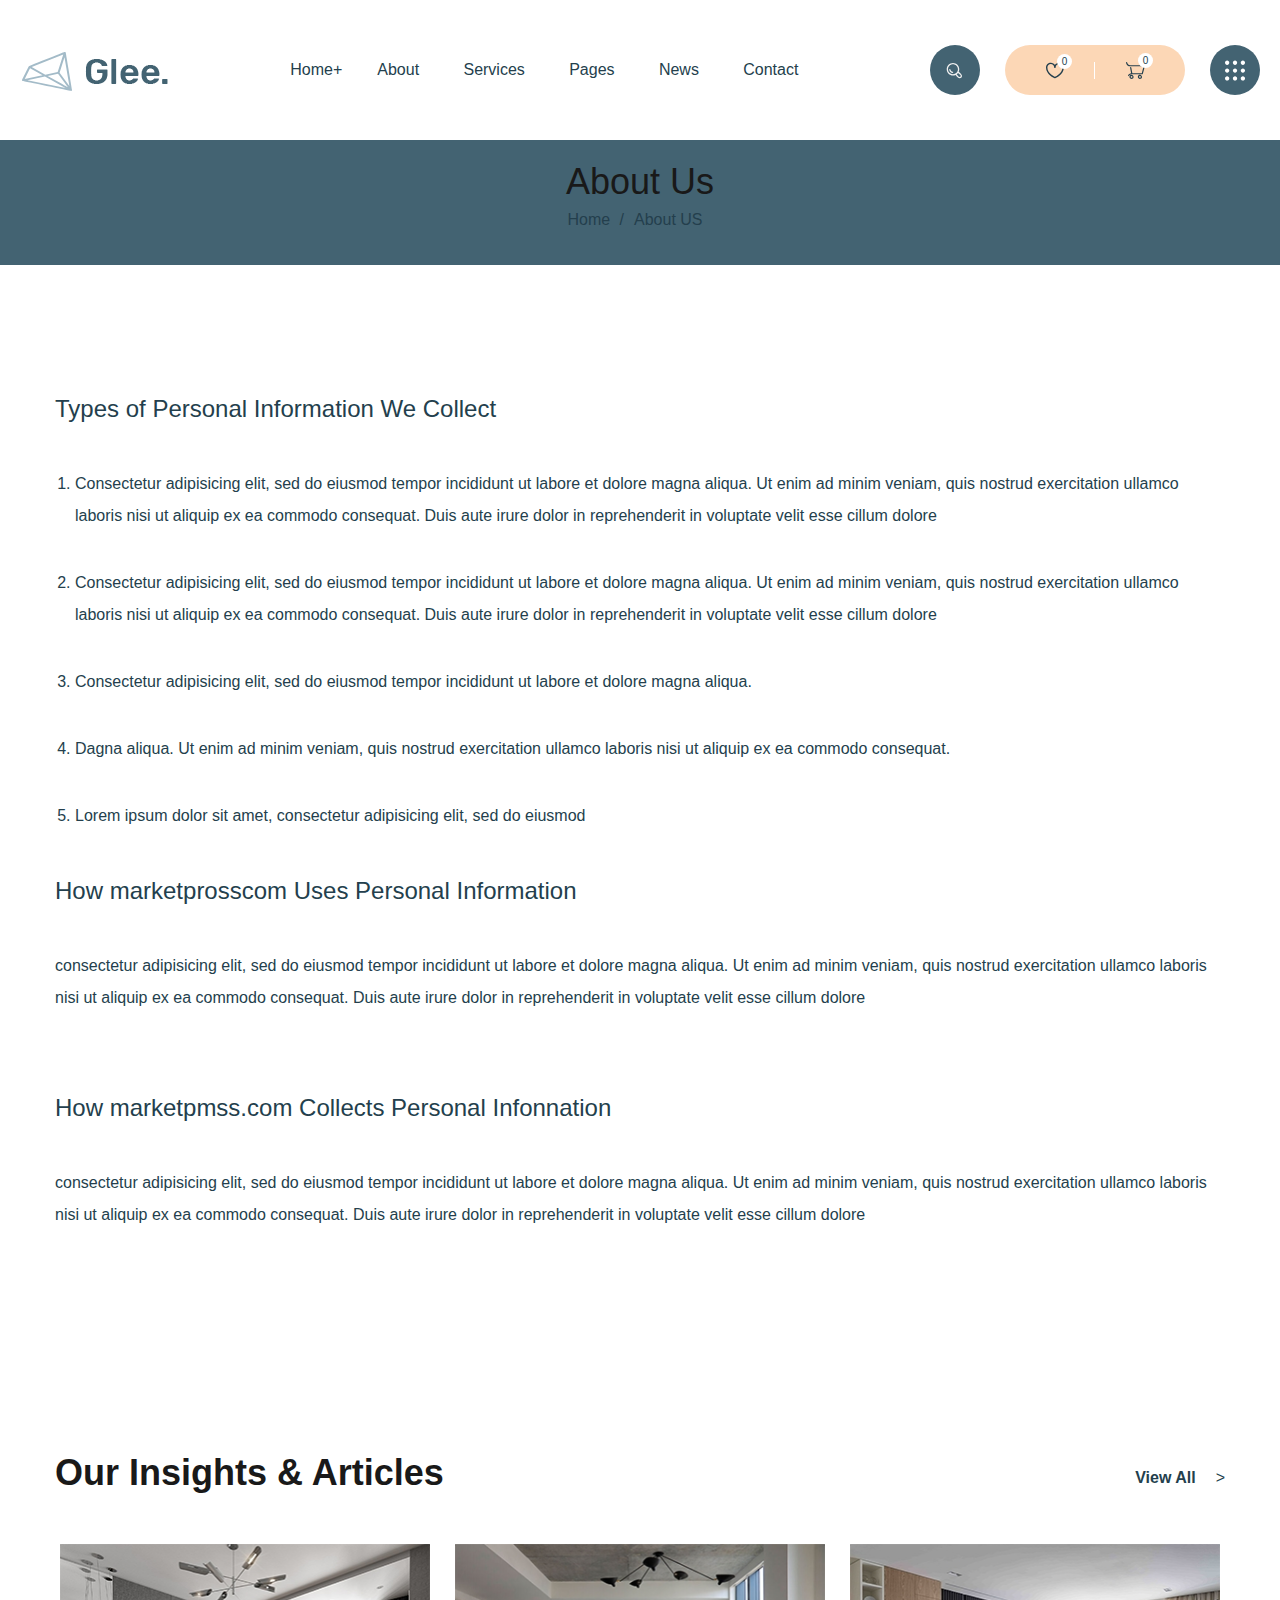
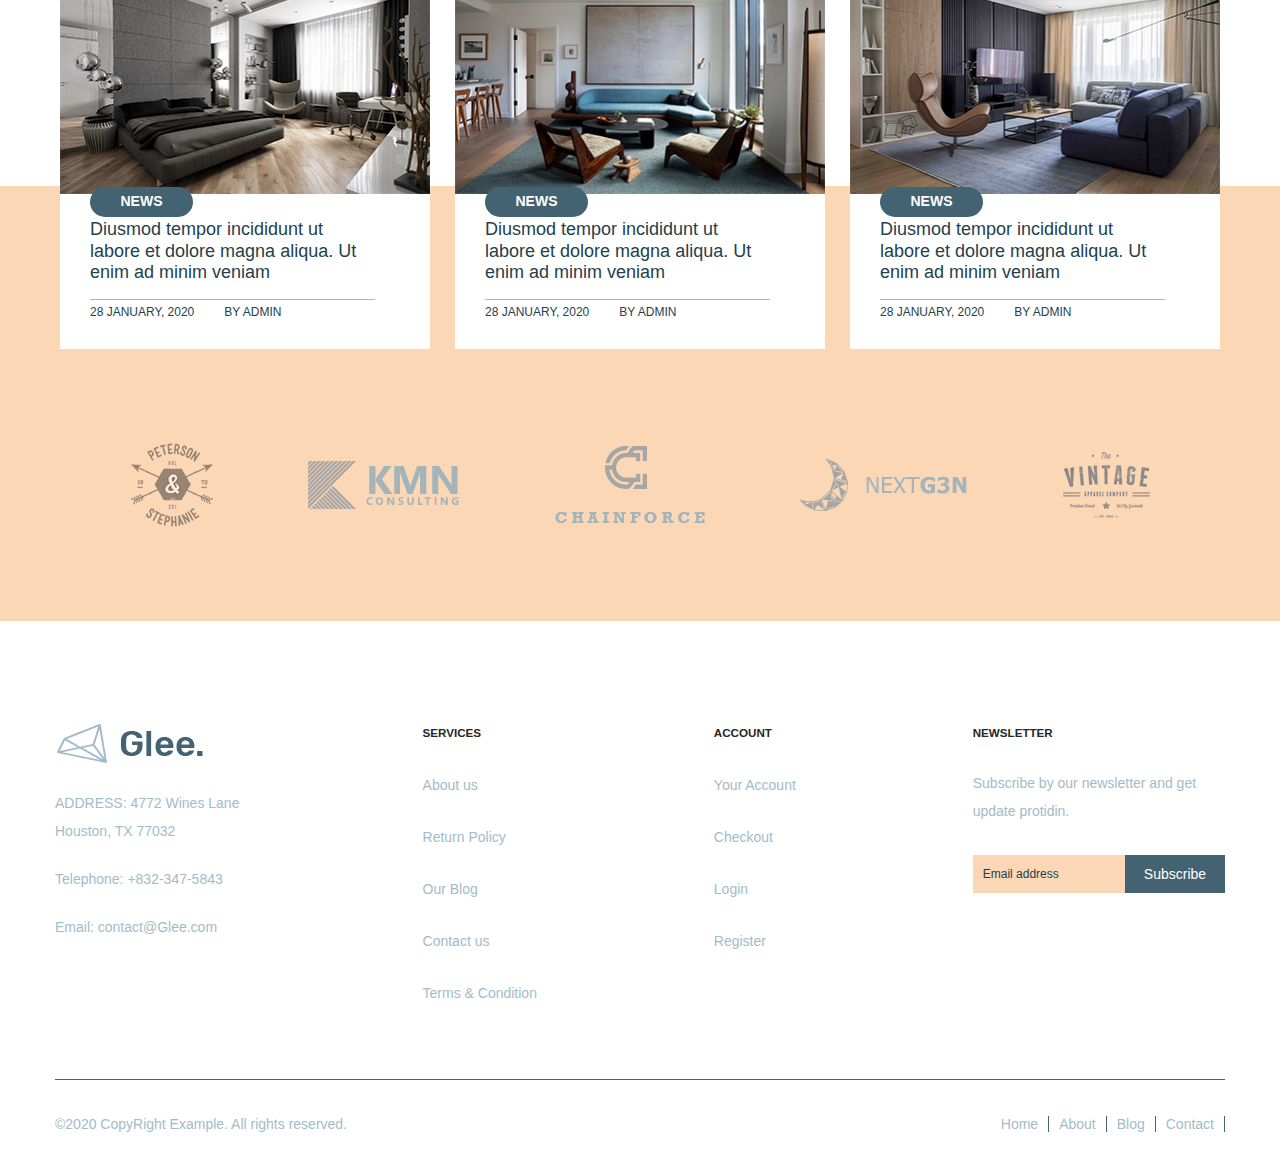
<file: terms.html>
<!DOCTYPE html>
<html lang="en">
  <head>
    <meta charset="UTF-8" />
    <meta http-equiv="X-UA-Compatible" content="IE=edge" />
    <meta name="viewport" content="width=device-width, initial-scale=1.0" />
    <title>Glee</title>
    <link
      rel="stylesheet"
      href="https://cdn.jsdelivr.net/npm/@fancyapps/ui/dist/fancybox.css"
    />
    <link
      rel="apple-touch-icon"
      sizes="180x180"
      href="../images/favicon/apple-touch-icon.png"
    />
    <link
      rel="icon"
      type="image/png"
      sizes="32x32"
      href="../images/favicon/favicon-32x32.png"
    />
    <link
      rel="icon"
      type="image/png"
      sizes="16x16"
      href="../images/favicon/favicon-16x16.png"
    />
    <link rel="manifest" href="../images/favicon/site.webmanifest" />
    <link rel="stylesheet" href="css/style.min.css" />
  </head>
  <body>
    <header class="header">
  <!-- <div class="container"> -->
  <div class="header__inner">
    <a class="logo" href="index.html"
      ><img class="logo-img" src="images/logo.svg" alt="Glee"
    /></a>

    <nav class="menu">
      <ul class="menu__list">
        <li class="menu__list-item">
          <a class="menu__list-link--active" href="index.html">Home</a>
        </li>
        <li class="menu__list-item">
          <a class="menu__list-link" href="about.html">About</a>
        </li>
        <li class="menu__list-item">
          <a class="menu__list-link" href="terms.html">Services</a>
        </li>
        <li class="menu__list-item">
          <a class="menu__list-link" href="shop.html">Pages</a>
        </li>
        <li class="menu__list-item">
          <a class="menu__list-link" href="blog.html">News</a>
        </li>
        <li class="menu__list-item">
          <a class="menu__list-link" href="contact.html">Contact</a>
        </li>
      </ul>
    </nav>
    <div class="user-nav">
      <div class="user-nav__search-box">
        <input
          class="user-nav__search-input"
          type="text"
          placeholder="Type..."
        />
        <button class="user-nav__btn" type="submit">
          <!-- <img
            class="user-nav__btn-img"
            src="images/icons/search.svg"
            alt="search"
          /> -->
          <?xml version="1.0" encoding="UTF-8"?>
          <svg
            width="17px"
            height="17px"
            viewBox="1544 65 17 17"
            xmlns="http://www.w3.org/2000/svg"
            xmlns:xlink="http://www.w3.org/1999/xlink"
            version="1.1"
          >
            <!-- Generated by Pixelmator Pro 2.2 -->
            <path
              id="icon"
              d="M1557.693 81.292 C1557.079 81.301 1556.349 81.064 1555.589 80.318 1555.589 80.318 1553.531 77.968 1553.531 77.968 1552.751 78.313 1551.892 78.507 1550.984 78.507 1547.516 78.507 1544.705 75.706 1544.705 72.25 1544.705 68.794 1547.511 65.998 1550.98 65.998 1554.445 65.998 1557.259 68.797 1557.259 72.253 1557.259 73.183 1557.056 74.064 1556.691 74.857 1556.691 74.857 1559.027 76.894 1559.027 76.894 1560.73 78.64 1559.772 80.16 1559.32 80.611 1559.083 80.866 1558.483 81.281 1557.693 81.292 Z M1557.695 80.037 C1557.927 80.025 1558.17 79.94 1558.406 79.74 1558.615 79.563 1559.04 78.671 1558.179 77.867 1558.179 77.867 1556.017 75.986 1556.017 75.986 1555.633 76.498 1555.175 76.953 1554.654 77.326 L1556.525 79.513 C1556.726 79.736 1557.184 80.063 1557.695 80.037 Z M1550.98 77.201 C1553.722 77.201 1555.945 74.985 1555.945 72.253 1555.945 69.521 1553.722 67.306 1550.98 67.306 1548.238 67.306 1546.015 69.521 1546.015 72.253 1546.015 74.985 1548.235 77.201 1550.98 77.201 Z M1550.625 76.087 C1550.582 76.09 1550.538 76.09 1550.494 76.085 1549.683 75.924 1548.938 75.536 1548.351 74.955 1547.768 74.374 1547.379 73.626 1547.216 72.818 1547.151 72.464 1547.344 72.142 1547.703 72.076 1548.058 72.011 1548.381 72.206 1548.447 72.56 1548.543 73.142 1548.804 73.628 1549.228 74.05 1549.649 74.438 1550.168 74.727 1550.72 74.826 1551.045 74.891 1551.274 75.216 1551.208 75.57 1551.151 75.853 1550.92 76.065 1550.625 76.087 Z"
              fill="#f0f0f0"
              fill-opacity="1"
              stroke="none"
            />
          </svg>
        </button>
      </div>
      <div class="burger">
        <button class="burger__btn">
          <span class="burger__line-1 burger__line"></span>
          <span class="burger__line-2 burger__line"></span>
          <span class="burger__line-3 burger__line"></span>
        </button>
      </div>
      <div class="user-nav__heart-cart">
        <a class="user-nav__heart" href="#">
          <img
            class="user-nav__heart-img"
            src="images/icons/heart.svg"
            alt="heart"
          />
          <div class="user-nav__heart-num">0</div>
        </a>
        <a class="user-nav__cart" href="#">
          <img
            class="user-nav__cart-img"
            src="images/icons/cart.svg"
            alt="cart"
          />
          <div class="user-nav__cart-num">0</div></a
        >
      </div>
      <a class="user-nav__dots" href="#"
        ><img class="user-nav__dots-img" src="images/icons/dots.svg" alt="btn"
      /></a>
    </div>
  </div>
  <!-- </div> -->
</header>


    <main class="main">
      <div class="top__wrapper">
  <h2 class="top__wrapper-title title">About Us</h2>
  <div class="breadcrumbs">
    <ul class="breadcrumbs__list">
      <li class="breadcrumbs__item">
        <a class="breadcrumbs__link" href="index.html">Home</a>
      </li>
      <li class="breadcrumbs__item">
        <a class="breadcrumbs__link" href="#">About US</a>
      </li>
    </ul>
  </div>
</div>
 <section class="terms">
  <div class="container">
    <div class="terms__inner">
      <h3 class="terms__title">Types of Personal Information We Collect</h3>
      <ol class="terms__list" style="list-style: auto" type="I" start="1">
        <li class="terms__item">
          Consectetur adipisicing elit, sed do eiusmod tempor incididunt ut
          labore et dolore magna aliqua. Ut enim ad minim veniam, quis nostrud
          exercitation ullamco laboris nisi ut aliquip ex ea commodo consequat.
          Duis aute irure dolor in reprehenderit in voluptate velit esse cillum
          dolore
        </li>
        <li class="terms__item">
          Consectetur adipisicing elit, sed do eiusmod tempor incididunt ut
          labore et dolore magna aliqua. Ut enim ad minim veniam, quis nostrud
          exercitation ullamco laboris nisi ut aliquip ex ea commodo consequat.
          Duis aute irure dolor in reprehenderit in voluptate velit esse cillum
          dolore
        </li>
        <li class="terms__item">
          Consectetur adipisicing elit, sed do eiusmod tempor incididunt ut
          labore et dolore magna aliqua.
        </li>
        <li class="terms__item">
          Dagna aliqua. Ut enim ad minim veniam, quis nostrud exercitation
          ullamco laboris nisi ut aliquip ex ea commodo consequat.
        </li>
        <li class="terms__item">
          Lorem ipsum dolor sit amet, consectetur adipisicing elit, sed do
          eiusmod
        </li>
      </ol>
      <h3 class="terms__title">How marketprosscom Uses Personal Information</h3>
      <p class="terms__text">
        consectetur adipisicing elit, sed do eiusmod tempor incididunt ut labore
        et dolore magna aliqua. Ut enim ad minim veniam, quis nostrud
        exercitation ullamco laboris nisi ut aliquip ex ea commodo consequat.
        Duis aute irure dolor in reprehenderit in voluptate velit esse cillum
        dolore
      </p>
      <h3 class="terms__title">
        How marketpmss.com Collects Personal Infonnation
      </h3>
      <p class="terms__text">
        consectetur adipisicing elit, sed do eiusmod tempor incididunt ut labore
        et dolore magna aliqua. Ut enim ad minim veniam, quis nostrud
        exercitation ullamco laboris nisi ut aliquip ex ea commodo consequat.
        Duis aute irure dolor in reprehenderit in voluptate velit esse cillum
        dolore
      </p>
    </div>
  </div>
</section>

      <section class="news">
  <div class="container">
    <div class="news__inner">
      <div class="news__top">
        <h2 class="title news__title">Our Insights & Articles</h2>
        <a class="news__top-btn" href="#">View All</a>
      </div>
      <div class="news__items">
        <div class="news__item">
          <a class="news__item-link" href="#">
            <img class="news__item-img" src="images/news/1.jpg" alt="eror" />
            <div class="news__item-content">
              <p class="news__item-text">
                Diusmod tempor incididunt ut labore et dolore magna aliqua. Ut
                enim ad minim veniam
              </p>
              <span class="news__item-news">NEWS</span>
              <div class="news__item-bottom">
                <p class="news__item-bottom-text">28 JANUARY, 2020</p>
                <p class="news__item-bottom-text">BY ADMIN</p>
              </div>
            </div>
          </a>
        </div>
        <div class="news__item">
          <a class="news__item-link" href="#">
            <img class="news__item-img" src="images/news/2.jpg" alt="eror" />
            <div class="news__item-content">
              <p class="news__item-text">
                Diusmod tempor incididunt ut labore et dolore magna aliqua. Ut
                enim ad minim veniam
              </p>
              <span class="news__item-news">NEWS</span>
              <div class="news__item-bottom">
                <p class="news__item-bottom-text">28 JANUARY, 2020</p>
                <p class="news__item-bottom-text">BY ADMIN</p>
              </div>
            </div>
          </a>
        </div>
        <div class="news__item">
          <a class="news__item-link" href="#">
            <img class="news__item-img" src="images/news/3.jpg" alt="eror" />
            <div class="news__item-content">
              <p class="news__item-text">
                Diusmod tempor incididunt ut labore et dolore magna aliqua. Ut
                enim ad minim veniam
              </p>
              <span class="news__item-news">NEWS</span>
              <div class="news__item-bottom">
                <p class="news__item-bottom-text">28 JANUARY, 2020</p>
                <p class="news__item-bottom-text">BY ADMIN</p>
              </div>
            </div>
          </a>
        </div>
      </div>
      <div class="news-clients">
        <a class="news-clients__btn" href="#"
          ><img
            class="news-clients__btn-img"
            src="images/clients/1.png"
            alt="eror"
        /></a>
        <a class="news-clients__btn" href="#"
          ><img
            class="news-clients__btn-img"
            src="images/clients/2.png"
            alt="eror"
        /></a>
        <a class="news-clients__btn" href="#"
          ><img
            class="news-clients__btn-img"
            src="images/clients/3.png"
            alt="eror"
        /></a>
        <a class="news-clients__btn" href="#"
          ><img
            class="news-clients__btn-img"
            src="images/clients/4.png"
            alt="eror"
        /></a>
        <a class="news-clients__btn" href="#"
          ><img
            class="news-clients__btn-img"
            src="images/clients/5.png"
            alt="eror"
        /></a>
      </div>
    </div>
  </div>
</section>

    </main>

    <footer class="footer">
  <div class="container">
    <div class="footer__inner">
      <div class="footer__item footer__item-1">
        <a class="logo" href="#"
          ><img class="logo-img footer__logo" src="images/logo.svg" alt="Glee"
        /></a>
        <ul class="footer__list">
          <li class="footer__list-item footer__list-item--mail">
            <a class="footer__list-address" href="#"
              >ADDRESS: 4772 Wines Lane Houston, TX 77032</a
            >
          </li>
          <li class="footer__list-item">
            <a class="footer__list-phone" href="tel:+8323475843"
              >Telephone: +832-347-5843</a
            >
          </li>
          <li class="footer__list-item">
            <a class="footer__list-email" href="mailto:contact@Glee.com"
              >Email: contact@Glee.com</a
            >
          </li>
        </ul>
      </div>
      <div class="footer__item footer__item-2">
        <h5 class="footer__title">Services</h5>
        <ul class="footer__list">
          <li class="footer__list-item">
            <a class="footer__list-link" href="#">About us</a>
          </li>
          <li class="footer__list-item">
            <a class="footer__list-link" href="#">Return Policy</a>
          </li>
          <li class="footer__list-item">
            <a class="footer__list-link" href="blog.html">Our Blog</a>
          </li>
          <li class="footer__list-item">
            <a class="footer__list-link" href="#">Contact us</a>
          </li>
          <li class="footer__list-item">
            <a class="footer__list-link" href="#">Terms & Condition</a>
          </li>
        </ul>
      </div>
      <div class="footer__item footer__item-3">
        <h5 class="footer__title">Account</h5>
        <ul class="footer__list">
          <li class="footer__list-item">
            <a class="footer__list-link" href="#">Your Account</a>
          </li>
          <li class="footer__list-item">
            <a class="footer__list-link" href="#">Checkout</a>
          </li>
          <li class="footer__list-item">
            <a class="footer__list-link" href="#">Login</a>
          </li>
          <li class="footer__list-item">
            <a class="footer__list-link" href="#">Register</a>
          </li>
        </ul>
      </div>
      <div class="footer__item footer__item-4">
        <h5 class="footer__title">newsletter</h5>
        <p class="footer__text">
          Subscribe by our newsletter and get update protidin.
        </p>
        <form class="footer__form" action="#">
          <input
            class="footer__input-email"
            type="email"
            placeholder="Email address"
          />
          <input class="footer__input-submit" type="submit" value="Subscribe" />
        </form>
      </div>
    </div>
    <div class="footer__bot">
      <p class="footer__bot-terms">
        ©2020 CopyRight Example. All rights reserved.
      </p>
      <ul class="footer__nav">
        <li class="footer__nav-item">
          <a class="footer__nav-link" href="#">Home</a>
        </li>
        <li class="footer__nav-item">
          <a class="footer__nav-link" href="#">About</a>
        </li>
        <li class="footer__nav-item">
          <a class="footer__nav-link" href="blog.html">Blog</a>
        </li>
        <li class="footer__nav-item">
          <a class="footer__nav-link" href="#">Contact</a>
        </li>
      </ul>
    </div>
  </div>
</footer>


    <script src="https://cdn.jsdelivr.net/npm/@fancyapps/ui@4.0/dist/fancybox.umd.js"></script>
    <script src="js/main.min.js"></script>
  </body>
</html>
</file>
<file: css/style.min.css>
.title,.filter__title{font-family:"DMSans-Bold",sans-serif;font-weight:700}.top__wrapper-title{font-family:"Rubik-Medium",sans-serif;font-weight:500}body{font-family:"Rubik-Regular",sans-serif;font-weight:400}.filter__title{font-size:18px;line-height:1.2;text-transform:uppercase;margin-bottom:30px}@font-face{font-family:"DMSans-Bold",sans-serif;font-weight:700;font-style:normal;src:local("DMSans-Bold"),url(../fonts/DMSans-Bold.woff2) format(woff2);font-display:swap}@font-face{font-family:"DMSans-Medium",sans-serif;font-weight:500;font-style:normal;src:local("DMSans-Medium"),url(../fonts/DMSans-Medium.woff2) format(woff2);font-display:swap}@font-face{font-family:"DMSans-Regular",sans-serif;font-weight:400;font-style:normal;src:local("DMSans-Regular"),url(../fonts/DMSans-Regular.woff2) format(woff2);font-display:swap}@font-face{font-family:"MYRIADPRO-REGULAR",sans-serif;font-weight:400;font-style:normal;src:local("MYRIADPRO-REGULAR"),url(../fonts/MYRIADPRO-REGULAR.woff2) format(woff2);font-display:swap}@font-face{font-family:"Poppins-Bold",sans-serif;font-weight:700;font-style:normal;src:local("Poppins-Bold"),url(../fonts/Poppins-Bold.woff2) format(woff2);font-display:swap}@font-face{font-family:"Rubik-Medium",sans-serif;font-weight:500;font-style:normal;src:local("Rubik-Medium"),url(../fonts/Rubik-Medium.woff2) format(woff2);font-display:swap}@font-face{font-family:"Rubik-Regular",sans-serif;font-weight:400;font-style:normal;src:local("Rubik-Regular"),url(../fonts/Rubik-Regular.woff2) format(woff2);font-display:swap}html{box-sizing:border-box}*,*::after,*::before{box-sizing:inherit}ul[class],ol[class]{padding:0;list-style:none}body,h1,h2,h3,h4,h5,h6,p,ul,ol,li,figure,figcaption,blockquote,dl,dd{margin:0}img{max-width:100%;display:block}input,button,textarea,select{font:inherit}a{text-decoration:none;color:inherit}.slick-slider{position:relative;display:block;box-sizing:border-box;-webkit-touch-callout:none;-webkit-user-select:none;-moz-user-select:none;user-select:none;touch-action:pan-y;-webkit-tap-highlight-color:rgba(0,0,0,0)}.slick-list{position:relative;overflow:hidden;display:block;margin:0;padding:0}.slick-list:focus{outline:none}.slick-list.dragging{cursor:pointer;cursor:hand}.slick-slider .slick-track,.slick-slider .slick-list{transform:translate3d(0, 0, 0)}.slick-track{position:relative;left:0;top:0;display:block;margin-left:auto;margin-right:auto}.slick-track:before,.slick-track:after{content:"";display:table}.slick-track:after{clear:both}.slick-loading .slick-track{visibility:hidden}.slick-slide{float:left;height:100%;min-height:1px;display:none}[dir=rtl] .slick-slide{float:right}.slick-slide img{display:block}.slick-slide.slick-loading img{display:none}.slick-slide.dragging img{pointer-events:none}.slick-initialized .slick-slide{display:block}.slick-loading .slick-slide{visibility:hidden}.slick-vertical .slick-slide{display:block;height:auto;border:1px solid rgba(0,0,0,0)}.slick-arrow.slick-hidden{display:none}.jq-ry-container{position:relative;padding:0 5px;line-height:0;display:block;cursor:pointer;box-sizing:content-box;direction:ltr}.jq-ry-container[readonly=readonly]{cursor:default}.jq-ry-container>.jq-ry-group-wrapper{position:relative;width:100%}.jq-ry-container>.jq-ry-group-wrapper>.jq-ry-group{position:relative;line-height:0;z-index:10;white-space:nowrap}.jq-ry-container>.jq-ry-group-wrapper>.jq-ry-group>svg{display:inline-block}.jq-ry-container>.jq-ry-group-wrapper>.jq-ry-group.jq-ry-normal-group{width:100%}.jq-ry-container>.jq-ry-group-wrapper>.jq-ry-group.jq-ry-rated-group{width:0;z-index:11;position:absolute;top:0;left:0;overflow:hidden}.irs{position:relative;display:block;-webkit-touch-callout:none;-webkit-user-select:none;-moz-user-select:none;user-select:none;font-size:12px;font-family:Arial,sans-serif}.irs-line{position:relative;display:block;overflow:hidden;outline:none !important}.irs-bar{position:absolute;display:block;left:0;width:0}.irs-shadow{position:absolute;display:none;left:0;width:0}.irs-handle{position:absolute;display:block;box-sizing:border-box;cursor:default;z-index:1}.irs-handle.type_last{z-index:2}.irs-min,.irs-max{position:absolute;display:block;cursor:default}.irs-min{left:0}.irs-max{right:0}.irs-from,.irs-to,.irs-single{position:absolute;display:block;top:0;left:0;cursor:default;white-space:nowrap}.irs-grid{position:absolute;display:none;bottom:0;left:0;width:100%;height:20px}.irs-with-grid .irs-grid{display:block}.irs-grid-pol{position:absolute;top:0;left:0;width:1px;height:8px;background:#000}.irs-grid-pol.small{height:4px}.irs-grid-text{position:absolute;bottom:0;left:0;white-space:nowrap;text-align:center;font-size:9px;line-height:9px;padding:0 3px;color:#000}.irs-disable-mask{position:absolute;display:block;top:0;left:-1%;width:102%;height:100%;cursor:default;background:rgba(0, 0, 0, 0);z-index:2}.lt-ie9 .irs-disable-mask{background:#000;filter:alpha(opacity=0);cursor:not-allowed}.irs-disabled{opacity:.4}.irs-hidden-input{position:absolute !important;display:block !important;top:0 !important;left:0 !important;width:0 !important;height:0 !important;font-size:0 !important;line-height:0 !important;padding:0 !important;margin:0 !important;overflow:hidden;outline:none !important;z-index:-9999 !important;background:none !important;border-style:solid !important;border-color:transparent !important}.irs--flat{height:40px}.irs--flat.irs-with-grid{height:60px}.irs--flat .irs-line{top:25px;height:12px;background-color:#e1e4e9;border-radius:4px}.irs--flat .irs-bar{top:25px;height:12px;background-color:#ed5565}.irs--flat .irs-bar--single{border-radius:4px 0 0 4px}.irs--flat .irs-shadow{height:1px;bottom:16px;background-color:#e1e4e9}.irs--flat .irs-handle{top:22px;width:16px;height:18px;background-color:transparent}.irs--flat .irs-handle>i:first-child{position:absolute;display:block;top:0;left:50%;width:2px;height:100%;margin-left:-1px;background-color:#da4453}.irs--flat .irs-handle.state_hover>i:first-child,.irs--flat .irs-handle:hover>i:first-child{background-color:#a43540}.irs--flat .irs-min,.irs--flat .irs-max{top:0;padding:1px 3px;color:#999;font-size:10px;line-height:1.333;text-shadow:none;background-color:#e1e4e9;border-radius:4px}.irs--flat .irs-from,.irs--flat .irs-to,.irs--flat .irs-single{color:white;font-size:10px;line-height:1.333;text-shadow:none;padding:1px 5px;background-color:#ed5565;border-radius:4px}.irs--flat .irs-from:before,.irs--flat .irs-to:before,.irs--flat .irs-single:before{position:absolute;display:block;content:"";bottom:-6px;left:50%;width:0;height:0;margin-left:-3px;overflow:hidden;border:3px solid transparent;border-top-color:#ed5565}.irs--flat .irs-grid-pol{background-color:#e1e4e9}.irs--flat .irs-grid-text{color:#999}.irs--big{height:55px}.irs--big.irs-with-grid{height:70px}.irs--big .irs-line{top:33px;height:12px;background-color:white;background:linear-gradient(to bottom, #ddd -50%, white 150%);border:1px solid #ccc;border-radius:12px}.irs--big .irs-bar{top:33px;height:12px;background-color:#92bce0;border:1px solid #428bca;background:linear-gradient(to bottom, #ffffff 0%, #428bca 30%, #b9d4ec 100%);box-shadow:inset 0 0 1px 1px rgba(255, 255, 255, 0.5)}.irs--big .irs-bar--single{border-radius:12px 0 0 12px}.irs--big .irs-shadow{height:1px;bottom:16px;background-color:rgba(66, 139, 202, 0.5)}.irs--big .irs-handle{top:25px;width:30px;height:30px;border:1px solid rgba(0, 0, 0, 0.3);background-color:#cbcfd5;background:linear-gradient(to bottom, white 0%, #B4B9BE 30%, white 100%);box-shadow:1px 1px 2px rgba(0, 0, 0, 0.2),inset 0 0 3px 1px white;border-radius:30px}.irs--big .irs-handle.state_hover,.irs--big .irs-handle:hover{border-color:rgba(0, 0, 0, 0.45);background-color:#939ba7;background:linear-gradient(to bottom, white 0%, #919BA5 30%, white 100%)}.irs--big .irs-min,.irs--big .irs-max{top:0;padding:1px 5px;color:white;text-shadow:none;background-color:#9f9f9f;border-radius:3px}.irs--big .irs-from,.irs--big .irs-to,.irs--big .irs-single{color:white;text-shadow:none;padding:1px 5px;background-color:#428bca;background:linear-gradient(to bottom, #428bca 0%, #3071a9 100%);border-radius:3px}.irs--big .irs-grid-pol{background-color:#428bca}.irs--big .irs-grid-text{color:#428bca}.irs--modern{height:55px}.irs--modern.irs-with-grid{height:55px}.irs--modern .irs-line{top:25px;height:5px;background-color:#d1d6e0;background:linear-gradient(to bottom, #e0e4ea 0%, #d1d6e0 100%);border:1px solid #a3adc1;border-bottom-width:0;border-radius:5px}.irs--modern .irs-bar{top:25px;height:5px;background:#20b426;background:linear-gradient(to bottom, #20b426 0%, #18891d 100%)}.irs--modern .irs-bar--single{border-radius:5px 0 0 5px}.irs--modern .irs-shadow{height:1px;bottom:21px;background-color:rgba(209, 214, 224, 0.5)}.irs--modern .irs-handle{top:37px;width:12px;height:13px;border:1px solid #a3adc1;border-top-width:0;box-shadow:1px 1px 1px rgba(0, 0, 0, 0.1);border-radius:0 0 3px 3px}.irs--modern .irs-handle>i:nth-child(1){position:absolute;display:block;top:-4px;left:1px;width:6px;height:6px;border:1px solid #a3adc1;background:white;transform:rotate(45deg)}.irs--modern .irs-handle>i:nth-child(2){position:absolute;display:block;box-sizing:border-box;top:0;left:0;width:10px;height:12px;background:#e9e6e6;background:linear-gradient(to bottom, white 0%, #e9e6e6 100%);border-radius:0 0 3px 3px}.irs--modern .irs-handle>i:nth-child(3){position:absolute;display:block;box-sizing:border-box;top:3px;left:3px;width:4px;height:5px;border-left:1px solid #a3adc1;border-right:1px solid #a3adc1}.irs--modern .irs-handle.state_hover,.irs--modern .irs-handle:hover{border-color:#7685a2;background:#c3c7cd;background:linear-gradient(to bottom, #ffffff 0%, #919ba5 30%, #ffffff 100%)}.irs--modern .irs-handle.state_hover>i:nth-child(1),.irs--modern .irs-handle:hover>i:nth-child(1){border-color:#7685a2}.irs--modern .irs-handle.state_hover>i:nth-child(3),.irs--modern .irs-handle:hover>i:nth-child(3){border-color:#48536a}.irs--modern .irs-min,.irs--modern .irs-max{top:0;font-size:10px;line-height:1.333;text-shadow:none;padding:1px 5px;color:white;background-color:#d1d6e0;border-radius:5px}.irs--modern .irs-from,.irs--modern .irs-to,.irs--modern .irs-single{font-size:10px;line-height:1.333;text-shadow:none;padding:1px 5px;background-color:#20b426;color:white;border-radius:5px}.irs--modern .irs-from:before,.irs--modern .irs-to:before,.irs--modern .irs-single:before{position:absolute;display:block;content:"";bottom:-6px;left:50%;width:0;height:0;margin-left:-3px;overflow:hidden;border:3px solid transparent;border-top-color:#20b426}.irs--modern .irs-grid{height:25px}.irs--modern .irs-grid-pol{background-color:#dedede}.irs--modern .irs-grid-text{color:silver;font-size:13px}.irs--sharp{height:50px;font-size:12px;line-height:1}.irs--sharp.irs-with-grid{height:57px}.irs--sharp .irs-line{top:30px;height:2px;background-color:black;border-radius:2px}.irs--sharp .irs-bar{top:30px;height:2px;background-color:#ee22fa}.irs--sharp .irs-bar--single{border-radius:2px 0 0 2px}.irs--sharp .irs-shadow{height:1px;bottom:21px;background-color:rgba(0, 0, 0, 0.5)}.irs--sharp .irs-handle{top:25px;width:10px;height:10px;background-color:#a804b2}.irs--sharp .irs-handle>i:first-child{position:absolute;display:block;top:100%;left:0;width:0;height:0;border:5px solid transparent;border-top-color:#a804b2}.irs--sharp .irs-handle.state_hover,.irs--sharp .irs-handle:hover{background-color:black}.irs--sharp .irs-handle.state_hover>i:first-child,.irs--sharp .irs-handle:hover>i:first-child{border-top-color:black}.irs--sharp .irs-min,.irs--sharp .irs-max{color:white;font-size:14px;line-height:1;top:0;padding:3px 4px;opacity:.4;background-color:#a804b2;border-radius:2px}.irs--sharp .irs-from,.irs--sharp .irs-to,.irs--sharp .irs-single{font-size:14px;line-height:1;text-shadow:none;padding:3px 4px;background-color:#a804b2;color:white;border-radius:2px}.irs--sharp .irs-from:before,.irs--sharp .irs-to:before,.irs--sharp .irs-single:before{position:absolute;display:block;content:"";bottom:-6px;left:50%;width:0;height:0;margin-left:-3px;overflow:hidden;border:3px solid transparent;border-top-color:#a804b2}.irs--sharp .irs-grid{height:25px}.irs--sharp .irs-grid-pol{background-color:#dedede}.irs--sharp .irs-grid-text{color:silver;font-size:13px}.irs--round{height:50px}.irs--round.irs-with-grid{height:65px}.irs--round .irs-line{top:36px;height:4px;background-color:#dee4ec;border-radius:4px}.irs--round .irs-bar{top:36px;height:4px;background-color:#006cfa}.irs--round .irs-bar--single{border-radius:4px 0 0 4px}.irs--round .irs-shadow{height:4px;bottom:21px;background-color:rgba(222, 228, 236, 0.5)}.irs--round .irs-handle{top:26px;width:24px;height:24px;border:4px solid #006cfa;background-color:white;border-radius:24px;box-shadow:0 1px 3px rgba(0, 0, 255, 0.3)}.irs--round .irs-handle.state_hover,.irs--round .irs-handle:hover{background-color:#f0f6ff}.irs--round .irs-min,.irs--round .irs-max{color:#333;font-size:14px;line-height:1;top:0;padding:3px 5px;background-color:rgba(0, 0, 0, 0.1);border-radius:4px}.irs--round .irs-from,.irs--round .irs-to,.irs--round .irs-single{font-size:14px;line-height:1;text-shadow:none;padding:3px 5px;background-color:#006cfa;color:white;border-radius:4px}.irs--round .irs-from:before,.irs--round .irs-to:before,.irs--round .irs-single:before{position:absolute;display:block;content:"";bottom:-6px;left:50%;width:0;height:0;margin-left:-3px;overflow:hidden;border:3px solid transparent;border-top-color:#006cfa}.irs--round .irs-grid{height:25px}.irs--round .irs-grid-pol{background-color:#dedede}.irs--round .irs-grid-text{color:silver;font-size:13px}.irs--square{height:50px}.irs--square.irs-with-grid{height:60px}.irs--square .irs-line{top:31px;height:4px;background-color:#dedede}.irs--square .irs-bar{top:31px;height:4px;background-color:black}.irs--square .irs-shadow{height:2px;bottom:21px;background-color:#dedede}.irs--square .irs-handle{top:25px;width:16px;height:16px;border:3px solid black;background-color:white;transform:rotate(45deg)}.irs--square .irs-handle.state_hover,.irs--square .irs-handle:hover{background-color:#f0f6ff}.irs--square .irs-min,.irs--square .irs-max{color:#333;font-size:14px;line-height:1;top:0;padding:3px 5px;background-color:rgba(0, 0, 0, 0.1)}.irs--square .irs-from,.irs--square .irs-to,.irs--square .irs-single{font-size:14px;line-height:1;text-shadow:none;padding:3px 5px;background-color:black;color:white}.irs--square .irs-grid{height:25px}.irs--square .irs-grid-pol{background-color:#dedede}.irs--square .irs-grid-text{color:silver;font-size:11px}.jq-checkbox,.jq-radio{vertical-align:-4px;width:16px;height:16px;margin:0 4px 0 0;border:1px solid #c3c3c3;background:linear-gradient(#FFF, #E6E6E6);box-shadow:0 1px 1px rgba(0, 0, 0, 0.05),inset -1px -1px #fff,inset 1px -1px #fff;cursor:pointer}.jq-checkbox.focused,.jq-radio.focused{border:1px solid #08c}.jq-checkbox.disabled,.jq-radio.disabled{opacity:.55}.jq-checkbox{border-radius:3px}.jq-checkbox.checked .jq-checkbox__div{width:8px;height:4px;margin:3px 0 0 3px;border-bottom:2px solid #666;border-left:2px solid #666;transform:rotate(-50deg)}.jq-radio{border-radius:50%}.jq-radio.checked .jq-radio__div{width:10px;height:10px;margin:3px 0 0 3px;border-radius:50%;background:#777;box-shadow:inset 1px 1px 1px rgba(0, 0, 0, 0.7)}.jq-file{width:270px;border-radius:4px;box-shadow:0 1px 2px rgba(0, 0, 0, 0.1)}.jq-file input{cursor:pointer}.jq-file__name{box-sizing:border-box;width:100%;height:34px;padding:0 80px 0 10px;border:1px solid #ccc;border-bottom-color:#b3b3b3;border-radius:4px;background:#fff;box-shadow:inset 1px 1px #f1f1f1;font:14px/32px Arial,sans-serif;color:#333}.jq-file__browse{position:absolute;top:1px;right:1px;padding:0 10px;border-left:1px solid #ccc;border-radius:0 4px 4px 0;background:linear-gradient(#FFF, #E6E6E6);box-shadow:inset 1px -1px #f1f1f1,inset -1px 0 #f1f1f1,0 1px 2px rgba(0, 0, 0, 0.1);font:14px/32px Arial,sans-serif;color:#333;text-shadow:1px 1px #fff}.jq-file:hover .jq-file__browse{background:linear-gradient(#F6F6F6, #E6E6E6)}.jq-file:active .jq-file__browse{background:#f5f5f5;box-shadow:inset 1px 1px 3px #ddd}.jq-file.focused .jq-file__name{border:1px solid #5794bf}.jq-file.disabled,.jq-file.disabled .jq-file__name,.jq-file.disabled .jq-file__browse{border-color:#ccc;background:#f5f5f5;box-shadow:none;color:#888}.jq-number{position:relative;vertical-align:middle;padding:0 36px 0 0}.jq-number__field{width:100px;border:1px solid #ccc;border-bottom-color:#b3b3b3;border-radius:4px;box-shadow:inset 1px 1px #f1f1f1,0 1px 2px rgba(0, 0, 0, 0.1)}.jq-number__field:hover{border-color:#b3b3b3}.jq-number__field input{box-sizing:border-box;width:100%;padding:8px 9px;border:none;outline:none;background:none;font:14px Arial,sans-serif;color:#333}.jq-number__spin{position:absolute;top:0;right:0;width:32px;height:14px;border:1px solid #ccc;border-bottom-color:#b3b3b3;border-radius:4px;background:linear-gradient(#FFF, #E6E6E6);box-shadow:0 1px 2px rgba(0, 0, 0, 0.1);box-shadow:inset 1px -1px #f1f1f1,inset -1px 0 #f1f1f1,0 1px 2px rgba(0, 0, 0, 0.1);-webkit-user-select:none;-moz-user-select:none;user-select:none;text-shadow:1px 1px #fff;cursor:pointer}.jq-number__spin.minus{top:auto;bottom:0}.jq-number__spin:hover{background:linear-gradient(#F6F6F6, #E6E6E6)}.jq-number__spin:active{background:#f5f5f5;box-shadow:inset 1px 1px 3px #ddd}.jq-number__spin:after{content:"";position:absolute;top:4px;left:11px;width:0;height:0;border-right:5px solid transparent;border-bottom:5px solid #999;border-left:5px solid transparent}.jq-number__spin.minus:after{top:5px;border-top:5px solid #999;border-right:5px solid transparent;border-bottom:none;border-left:5px solid transparent}.jq-number__spin.minus:hover:after{border-top-color:#000}.jq-number__spin.plus:hover:after{border-bottom-color:#000}.jq-number.focused .jq-number__field{border:1px solid #5794bf}.jq-number.disabled .jq-number__field,.jq-number.disabled .jq-number__spin{border-color:#ccc;background:#f5f5f5;box-shadow:none;color:#888}.jq-number.disabled .jq-number__spin:after{border-bottom-color:#aaa}.jq-number.disabled .jq-number__spin.minus:after{border-top-color:#aaa}.jq-selectbox{vertical-align:middle;cursor:pointer}.jq-selectbox__select{height:32px;padding:0 45px 0 10px;border:1px solid #ccc;border-bottom-color:#b3b3b3;border-radius:4px;background:linear-gradient(#FFF, #E6E6E6);box-shadow:inset 1px -1px #f1f1f1,inset -1px 0 #f1f1f1,0 1px 2px rgba(0, 0, 0, 0.1);font:14px/32px Arial,sans-serif;color:#333;text-shadow:1px 1px #fff}.jq-selectbox__select:hover{background:linear-gradient(#F6F6F6, #E6E6E6)}.jq-selectbox__select:active{background:#f5f5f5;box-shadow:inset 1px 1px 3px #ddd}.jq-selectbox.focused .jq-selectbox__select{border:1px solid #5794bf}.jq-selectbox.disabled .jq-selectbox__select{border-color:#ccc;background:#f5f5f5;box-shadow:none;color:#888}.jq-selectbox__select-text{display:block;width:100%}.jq-selectbox .placeholder{color:#888}.jq-selectbox__trigger{position:absolute;top:0;right:0;width:34px;height:100%;border-left:1px solid #ccc}.jq-selectbox__trigger-arrow{position:absolute;top:14px;right:12px;width:0;height:0;border-top:5px solid #999;border-right:5px solid transparent;border-left:5px solid transparent}.jq-selectbox:hover .jq-selectbox__trigger-arrow{border-top-color:#000}.jq-selectbox.disabled .jq-selectbox__trigger-arrow{border-top-color:#aaa}.jq-selectbox__dropdown{box-sizing:border-box;width:100%;margin:2px 0 0;padding:0;border:1px solid #ccc;border-radius:4px;background:#fff;box-shadow:0 2px 10px rgba(0, 0, 0, 0.2);font:14px/18px Arial,sans-serif}.jq-selectbox__search{margin:5px}.jq-selectbox__search input{box-sizing:border-box;width:100%;margin:0;padding:5px 27px 6px 8px;border:1px solid #ccc;border-radius:3px;outline:none;background:url("[data-uri]") no-repeat 100% 50%;box-shadow:inset 1px 1px #f1f1f1;color:#333}.jq-selectbox__not-found{margin:5px;padding:5px 8px 6px;background:#f0f0f0;font-size:13px}.jq-selectbox ul{margin:0;padding:0}.jq-selectbox li{min-height:18px;padding:5px 10px 6px;color:#231f20}.jq-selectbox li.selected{background-color:#a3abb1;color:#fff}.jq-selectbox li:hover{background-color:#08c;color:#fff}.jq-selectbox li.disabled{color:#aaa}.jq-selectbox li.disabled:hover{background:none}.jq-selectbox li.optgroup{font-weight:bold}.jq-selectbox li.optgroup:hover{background:none;color:#231f20;cursor:default}.jq-selectbox li.option{padding-left:25px}.jq-select-multiple{box-sizing:border-box;padding:1px;border:1px solid #ccc;border-bottom-color:#b3b3b3;border-radius:4px;background:#fff;box-shadow:inset 1px 1px #f1f1f1,0 1px 2px rgba(0, 0, 0, 0.1);font:14px/18px Arial,sans-serif;color:#333;cursor:default}.jq-select-multiple.focused{border:1px solid #5794bf}.jq-select-multiple.disabled{border-color:#ccc;background:#f5f5f5;box-shadow:none;color:#888}.jq-select-multiple ul{margin:0;padding:0}.jq-select-multiple li{padding:3px 9px 4px;list-style:none}.jq-select-multiple li:first-child{border-radius:3px 3px 0 0}.jq-select-multiple li:last-child{border-radius:0 0 3px 3px}.jq-select-multiple li.selected{background:#08c;color:#fff}.jq-select-multiple li.disabled{color:#aaa}.jq-select-multiple li.optgroup{font-weight:bold}.jq-select-multiple li.option{padding-left:25px}.jq-select-multiple.disabled li.selected,.jq-select-multiple li.selected.disabled{background:#ccc;color:#fff}input[type=email].styler,input[type=password].styler,input[type=search].styler,input[type=tel].styler,input[type=text].styler,input[type=url].styler,textarea.styler{padding:8px 9px;border:1px solid #ccc;border-bottom-color:#b3b3b3;border-radius:4px;box-shadow:inset 1px 1px #f1f1f1,0 1px 2px rgba(0, 0, 0, 0.1);font:14px Arial,sans-serif;color:#333}input[type=search].styler{-webkit-appearance:none;-moz-appearance:none;appearance:none}textarea.styler{overflow:auto}input[type=email].styler:hover,input[type=password].styler:hover,input[type=search].styler:hover,input[type=tel].styler:hover,input[type=text].styler:hover,input[type=url].styler:hover,textarea.styler:hover{border-color:#b3b3b3}input[type=email].styler:hover:focus,input[type=password].styler:hover:focus,input[type=search].styler:hover:focus,input[type=tel].styler:hover:focus,input[type=text].styler:hover:focus,input[type=url].styler:hover:focus,textarea.styler:hover:focus{border-color:#ccc;border-top-color:#b3b3b3;outline:none;box-shadow:inset 0 1px 2px rgba(0, 0, 0, 0.1)}button.styler,input[type=button].styler,input[type=submit].styler,input[type=reset].styler{overflow:visible;padding:8px 11px;border:1px solid #ccc;border-bottom-color:#b3b3b3;border-radius:4px;outline:none;background:linear-gradient(#FFF, #E6E6E6);box-shadow:inset 1px -1px #f1f1f1,inset -1px 0 #f1f1f1,0 1px 2px rgba(0, 0, 0, 0.1);font:14px Arial,sans-serif;color:#333;text-shadow:1px 1px #fff;cursor:pointer}button.styler.styler::-moz-focus-inner,input[type=button].styler.styler::-moz-focus-inner,input[type=submit].styler.styler::-moz-focus-inner,input[type=reset].styler.styler::-moz-focus-inner{padding:0;border:0}button.styler:not([disabled]):hover,input[type=button].styler:not([disabled]):hover,input[type=submit].styler:not([disabled]):hover,input[type=reset].styler:not([disabled]):hover,input[type=reset].styler:hover{background:linear-gradient(#F6F6F6, #E6E6E6)}button.styler:active,input[type=button].styler:active,input[type=submit].styler:active,input[type=reset].styler:active{background:#f5f5f5;box-shadow:inset 1px 1px 3px #ddd}button.styler[disabled],input[type=button].styler[disabled],input[type=submit].styler[disabled]{border-color:#ccc;background:#f5f5f5;box-shadow:none;color:#888}html,body{height:100%}body{font-size:16px;line-height:2;color:#243f4d;display:flex;flex-direction:column;max-width:1700px;margin:0 auto;background-color:#fff}.container{max-width:1200px;padding:0 15px;margin:0 auto}.main{flex-grow:1}label{cursor:pointer}.title{font-size:36px;line-height:1.2;color:#191919;text-align:center}.top__wrapper{min-height:125px;background-color:#436372;display:flex;justify-content:center;flex-direction:column}.top__wrapper-title{text-align:center;font-size:36px;line-height:24px;margin-bottom:10px}.breadcrumbs__list{display:flex;justify-content:center;align-items:center}.breadcrumbs__item{padding-right:10px;transition:all .5s ease-in-out}.breadcrumbs__item::after{content:"/";margin-left:5px}.breadcrumbs__item:last-child::after{display:none}.breadcrumbs__item:hover{transition:all .5s ease-in-out;color:#fff}.clients{background-color:#fcd7b6;min-height:250px}.filter__title::after{content:"––––";color:#a3bbc8;margin-left:15px}.filter-item{margin-bottom:70px}.filter-item:last-child{margin-bottom:0}.pegination{padding:125px 0}.pegination__list{display:flex;align-items:center;justify-content:center;gap:15px}.pegination__link{padding:15px 20px;border:1px solid #436372;transition:all .5s ease-in-out}.pegination__link:hover{color:#fff;background-color:#436372;transition:all .5s ease-in-out}.pegination__link--active{color:#fff;background-color:#436372}.header{z-index:10}.header__inner{display:flex;align-items:center;justify-content:space-between;padding:45px 20px;max-width:1700px;margin:0 auto}.menu__list{display:flex;align-items:center;gap:35px}.menu__list-link{font-family:"Rubik-Regular",sans-serif;font-weight:400;color:#243f4d;font-size:16px;transition:all .5s ease-in-out}.menu__list-link::after{content:"+";color:rgba(0,0,0,0);font-size:16px;transition:all .5s ease-in-out}.menu__list-link:hover::after{transition:all .5s ease-in-out;color:#262626}.menu__list-link--active::after{content:"+"}.user-nav{display:flex;align-items:center}.user-nav__search-input{position:absolute;width:1px;height:50px;background-color:rgba(0,0,0,0);border:none;outline:#a3bbc8;right:100%;top:0;transition:all .5s ease-in-out}.user-nav__search-box{position:relative;display:flex}.user-nav__search-box:hover .user-nav__search-input{width:150px;border-radius:50px;border-bottom-right-radius:0px;border-top-right-radius:0px;transition:all .5s ease-in-out;background-color:#fff;border:1px solid #a3bbc8;padding:0 10px}.user-nav__search-box:hover .user-nav__btn{border-bottom-left-radius:0px;border-top-left-radius:0px;transform:scale(1);transition:all .2s ease-in-out}.user-nav__btn{background-color:#436372;width:50px;height:50px;display:flex;align-items:center;justify-content:center;border:none;border-radius:50%;cursor:pointer;transition:all .5s ease-in-out}.user-nav__btn:hover{transform:scale(1.2);transition:all .5s ease-in-out}.user-nav__heart-cart{display:flex;align-items:center;justify-content:center;background-color:#fcd7b6;width:180px;height:50px;border-radius:54px;margin:0 25px}.user-nav__heart{padding-right:30px;border-right:1px solid #fff;position:relative;transition:all .5s ease-in-out}.user-nav__heart:hover img{transform:scale(1.2);transition:all .5s ease-in-out}.user-nav__heart-num{top:-8px;right:22px}.user-nav__heart-num,.user-nav__cart-num{background-color:#fff;height:15px;width:15px;border-radius:50%;line-height:150%;text-align:center;font-size:10px;position:absolute}.user-nav__cart{margin-left:30px;position:relative;transition:all .5s ease-in-out}.user-nav__cart:hover img{transform:scale(1.2);transition:all .5s ease-in-out}.user-nav__cart-num{top:-8px;right:-8px}.user-nav__dots{background-color:#436372;height:50px;width:50px;display:flex;align-items:center;justify-content:center;border-radius:50%;transition:all .5s ease-in-out}.user-nav__dots:hover{transform:scale(1.1);transition:all .5s ease-in-out}.menu__list{display:flex;align-items:center;gap:35px}.burger{display:none}@media(max-width: 1024px){.header{z-index:100;position:fixed;width:100%;vertical-align:baseline;background-color:#fff}.header__inner{padding:20px}.menu{position:absolute;right:0;top:0;background-color:#436372;height:100vh;width:30%;z-index:5;color:#fff;display:flex;align-items:center;justify-content:center;transform:translateX(100%);transition:all .5s ease-in-out}.menu__list{flex-direction:column}.menu__list-link{color:#fff}.menu__list-link:hover::after{color:#fff}.menu.active{transform:translateX(0%);transition:all .5s ease-in-out}.user-nav__heart-cart,.user-nav__dots{display:none}.user-nav__search-box{margin-right:20px;z-index:10}.user-nav__search-box:hover .user-nav__search-input{border-bottom-right-radius:50px;border-top-right-radius:50px;height:35px}.user-nav__btn{padding-top:5px;background-color:rgba(0,0,0,0)}.user-nav__btn path{fill:#436372}.user-nav__search-input{top:20%;height:30px}.burger{display:block}.burger__line::after{content:"";position:absolute;height:2px;width:30px;border-radius:3px;background-color:#436372;top:0;right:0;transition:all .5s ease-in-out}.burger__line-1::after{top:0%}.burger__line-2::after{top:50%}.burger__line-3::after{top:90%}.burger__btn{width:25px;height:20px;position:relative;overflow:hidden;border:none;background-color:rgba(0,0,0,0);position:relative;transition:all .5s ease-in-out;z-index:10}.burger__btn:hover .burger__line-2::after{right:-20px;transition:all .5s ease-in-out}.burger__btn.active .burger__line::after{background-color:#fff}.burger__btn.active .burger__line-2::after{right:-40px}.burger__btn.active .burger__line-1::after{top:50%;transform:rotate(45deg);width:25px}.burger__btn.active .burger__line-3::after{top:50%;transform:rotate(-45deg);width:25px}}@media(max-width: 425px){.menu{width:70%}.logo{height:30px;width:100px}}@media(max-width: 320px){.menu{width:100%}}.footer{font-family:"Rubik-Regular",sans-serif;font-weight:400;font-size:14px;color:#a3bbc8;padding-top:100px}.footer__inner{display:flex;align-items:flex-start;justify-content:space-between;border-bottom:1px solid #436372;padding-bottom:70px}.footer__bot{display:flex;align-items:center;justify-content:space-between;padding:30px 0}.footer__list-item+.footer__list-item{margin-top:20px}.footer__logo{margin-bottom:25px}.footer__list-item--mail{max-width:200px}.footer__title{font-family:"DMSans-Bold",sans-serif;font-weight:700;color:#262626;text-transform:uppercase;margin-bottom:25px}.footer__list-link{transition:all .5s ease-in-out}.footer__list-link::after{content:"+";color:rgba(0,0,0,0);font-size:16px;transition:all .5s ease-in-out}.footer__list-link:hover::after{transition:all .5s ease-in-out;color:#a3bbc8}.footer__text{margin-bottom:30px;max-width:235px}.footer__form{display:flex}.footer__input-email{max-width:170px;height:38px;width:100%;background-color:#fcd7b6;border:none;line-height:1.2;padding:10px;font-size:12px}.footer__input-email::-moz-placeholder{color:#243f4d}.footer__input-email::placeholder{color:#243f4d}.footer__input-submit{max-width:100px;width:100%;height:38px;background-color:#436372;border:none;font-size:14px;line-height:1;color:#fff;cursor:pointer;padding:10px}.footer__nav{display:flex;gap:10px}.footer__nav-link{padding-right:10px;border-right:1px solid #436372}@media(max-width: 768px){.footer__inner{flex-wrap:wrap;justify-content:center;text-align:center;gap:50px}.footer__form{flex-wrap:wrap}.footer__item-2,.footer .footer__item-3{display:none}.footer__input-email{max-width:100%;text-align:center}.footer__input-submit{max-width:100%}.footer__bot{flex-direction:column}}.top-slider{background-color:#fcd7b6;position:relative}.top-slider__inner{background-image:url(../images/slider/1.png);background-position:right;background-repeat:no-repeat;max-height:820px;height:100%;max-width:1200px;margin:0 auto}.top-slider__item{max-height:820px;height:100vh;display:flex !important;align-items:center}.top-slider__content{display:flex;flex-direction:column}.top-slider__title{margin:auto 0;font-family:"Rubik-Medium",sans-serif;font-weight:500;font-size:72px;line-height:1;margin-bottom:40px;max-width:400px}.top-slider__subtitle{font-family:"Rubik-Regular",sans-serif;font-weight:400;font-size:18px;margin-bottom:40px;max-width:350px}.top-slider__btn{max-width:200px;width:100%;height:60px;font-family:"Rubik-Medium",sans-serif;font-weight:500;font-size:15px;color:#fff;padding:20px;background-color:#436372;display:flex;align-items:center}.top-slider__btn::after{content:"";background-image:url(../images/icons/arrow.svg);margin-left:60px;background-repeat:no-repeat;background-position:center;padding:12px;height:5px;transition:all .5s ease-in-out}.top-slider__btn:hover::after{margin-left:20px;transition:all .5s ease-in-out}.top-slider .slick-dots{position:absolute;bottom:10%;right:50%;left:50%;display:flex;justify-content:center;gap:10px}.top-slider .slick-dots li{opacity:.5}.top-slider .slick-dots li :hover{transform:scale(1.1);transition:all .5s ease-in-out}.top-slider .slick-dots button{transition:all .5s ease-in-out;border:none;background-color:#fff;border-radius:50%;width:30px;height:30px;font-family:"Rubik-Medium",sans-serif;font-weight:500;font-size:11px;cursor:pointer}.top-slider .slick-dots button :hover{transform:scale(1.2)}.top-slider .slick-dots .slick-active{opacity:1}.features{padding-bottom:75px}.features__inner{background-color:#fcd7b6;display:flex;flex-direction:row;min-height:170px;align-items:center;justify-content:space-evenly;opacity:.7}.features__item{border-right:1px solid #243f4d;max-width:600px;width:100%;padding-left:220px;padding-top:20px;padding-bottom:20px;position:relative}.features__item:last-child{border-right:none}.features__item-support::before{content:"";background-image:url(../images/icons/features-1.svg);height:50px;width:50px;background-repeat:no-repeat;background-position:center;position:absolute;top:30%;left:25%;transition:all .5s ease-in-out}.features__item-delivery::before{content:"";background-image:url(../images/icons/features-2.svg);height:50px;width:50px;background-repeat:no-repeat;background-position:center;position:absolute;top:30%;left:25%;transition:all .5s ease-in-out}.features__item-payment::before{content:"";background-image:url(../images/icons/features-3.svg);height:50px;width:50px;background-repeat:no-repeat;background-position:center;position:absolute;top:30%;left:25%;transition:all .5s ease-in-out}.features__title{font-family:"DMSans-Bold",sans-serif;font-weight:700;font-size:18px;margin-bottom:10px}.features__text{max-width:220px}.product{padding-bottom:75px}.product__btns{display:flex;flex-wrap:wrap;align-items:center;justify-content:center;gap:10px;max-width:380px;margin:30px auto 70px}.product__btn{line-height:1.2;color:#a3bbc8;font-family:"DMSans-Bold",sans-serif;font-weight:700;border:none;background-color:rgba(0,0,0,0);cursor:pointer}.product__items{display:flex;align-items:center;justify-content:space-evenly;gap:40px 10px;flex-wrap:wrap;margin-bottom:150px}.product__item{min-width:270px;min-height:380px;max-width:270px;padding:40px 45px;font-family:"DMSans-Medium",sans-serif;font-weight:500;text-align:center;box-shadow:0px 6px 47px 3px rgba(37,37,37,.05);border-radius:10px;position:relative;overflow:hidden}.product__item:hover .product__item-hover{max-width:200px;transform:translateY(150%);transition:all .5s ease-in-out}.product__item-hover{display:flex;position:absolute;top:40%;left:22%;gap:10px;transform:translateY(600%);transition:all .5s ease-in-out}.product__item-hover-search,.product__item-hover .product__item-hover-cart,.product__item-hover .product__item-hover-like{width:45px;height:45px;background-color:#fff;border-radius:50%;background-position:center center;background-size:50%;background-repeat:no-repeat;box-shadow:0px 6px 47px 3px rgba(37,37,37,.05);transition:all .5s ease-in-out}.product__item-hover-search span,.product__item-hover .product__item-hover-cart span,.product__item-hover .product__item-hover-like span{display:none}.product__item-hover-search:hover,.product__item-hover .product__item-hover-cart:hover,.product__item-hover .product__item-hover-like:hover{transform:scale(1.1)}.product__item-hover .product__item-hover-search{background-image:url(../images/icons/forma2.svg)}.product__item-hover .product__item-hover-like{background-image:url(../images/icons/forma3.svg)}.product__item-hover .product__item-hover-cart{background-color:#436372;background-image:url(../images/icons/forma1.svg)}.product__item-hover .product__item-hover-cart:hover{transform:scale(1.1)}.product__item-title{margin:0px 0 5px}.product__item-text{display:none}.product__item-stars{display:none}.product__item-price{color:#a3bbc8}.product__item-img{width:190px;height:200px;margin-bottom:40px}.product__cards{display:flex;align-items:center;justify-content:space-between}.product__card{background-color:#fcd7b6;max-width:840px;max-height:390px;width:100%;height:100vh;display:flex;flex-direction:column;justify-content:center}.product__card-title,.product .product__card-title-2{font-family:"DMSans-Bold",sans-serif;font-weight:700;font-size:26px;margin-bottom:25px;margin-left:40%;position:relative}.product__card-title::before,.product .product__card-title-2::before{content:"";height:400px;width:230px;padding:1px;background-image:url(../images/light-1.png);background-repeat:no-repeat;background-size:contain;background-position:center center;position:absolute;left:-70%;top:-500%}.product__card-title-2::before{content:"";background-image:url(../images/light-2.png) !important}.product__card-text{font-family:"Rubik-Regular",sans-serif;font-weight:400;color:#262626;margin-bottom:40px;max-width:330px;margin-left:40%}.product__card-btn{max-width:180px;padding:15px 20px;border:1px solid #a3bbc8;color:#436372;margin-left:40%}.product__card-btn::after{content:"";padding:11px;width:22px;height:9px;background-image:url(../images/icons/arrow-2.svg);background-repeat:no-repeat;background-position:center;margin-left:40px;transition:all .5s ease-in-out}.product__card-btn:hover::after{margin-left:20px;transition:all .5s ease-in-out}.video__inner{display:flex;align-items:center;justify-content:center;background-image:url(../images/video-bg.jpg);background-position:center center;background-size:cover;background-repeat:no-repeat;max-height:501px;height:100vh}.video-btn{transition:all .5s ease-in-out}.video-btn:hover{opacity:.9}.design{padding-bottom:100px}.design__items{display:flex;align-items:center;justify-content:space-evenly;gap:30px;flex-wrap:wrap}.design__item{padding:35px 0 0 35px;max-width:370px;max-height:250px;width:100%;height:100vh;background-color:#f8f8f8;overflow:hidden;position:relative;transition:all .5s ease-in-out}.design__item:hover{transform:translateY(-10%);transition:all .5s ease-in-out}.design__item-link{width:100%;height:100%;display:block}.design__item-title{font-size:20px;line-height:1.2;font-family:"DMSans-Bold",sans-serif;font-weight:700;margin-bottom:25px;max-width:170px;z-index:100}.design__item-disc{color:#a3bbc8;line-height:1.2;font-family:"DMSans-Bold",sans-serif;font-weight:700;z-index:100}.design__item-img{position:absolute;left:30%;top:50%;z-index:2}.design__item-img-3{top:25%;left:55%}.design__item-img-4{top:35%;left:25%}.design__item-img-5{top:15%;left:55%}.design__item-hover{display:flex;position:absolute;top:40%;left:22%;gap:10px;transform:translateY(600%);transition:all .5s ease-in-out}.design__item-hover-search,.design__item-hover .product__item-hover-cart,.design__item-hover .product__item-hover-like{width:45px;height:45px;background-color:#fff;border-radius:50%;background-position:center center;background-size:50%;background-repeat:no-repeat;box-shadow:0px 6px 47px 3px rgba(37,37,37,.05);transition:all .5s ease-in-out}.design__item-hover-search:hover,.design__item-hover .product__item-hover-cart:hover,.design__item-hover .product__item-hover-like:hover{transform:scale(1.2)}.design__item-hover .product__item-hover-cart{background-color:#436372}.design__item-hover .product__item-hover-cart:hover{transform:scale(1.2)}.news{padding-top:100px;background:linear-gradient(to bottom, white 50%, #fcd7b6 50%)}.news__top{display:flex;flex-wrap:wrap;justify-content:space-between;align-items:flex-end;margin-bottom:50px}.news__title{text-align:left}.news__top-btn{font-family:"DMSans-Bold",sans-serif;font-weight:700}.news__top-btn::after{content:">";margin-left:20px;font-family:"DMSans-Regular",sans-serif;font-weight:400}.news__top-btn:hover{background-color:#436372;color:#fff;padding:0 10px;border-radius:0px;transition:all .5s ease-in-out}.news__top-btn:hover::after{transition:all .2s ease-in-out;margin-left:50px}.news__items{display:flex;flex-wrap:wrap;align-items:center;justify-content:space-evenly;gap:80px 20px}.news__item{max-width:370px;max-height:420px;background-color:#fff;transition:all .5s ease-in-out}.news__item:hover{transform:translateY(-10%);transition:all .5s ease-in-out}.news__item-img{width:370px;height:250px;margin-bottom:25px}.news__item-content{padding:0 30px 25px 30px;position:relative}.news__item-text{font-family:"DMSans-Medium",sans-serif;font-weight:500;line-height:1.2;font-size:18px;padding-bottom:15px;border-bottom:1px solid #a3bbc8;max-width:285px}.news__item-news{position:absolute;top:-25%;color:#fff;width:103px;height:30px;background-color:#436372;border-radius:15px;text-align:center;font-family:"Poppins-Bold",sans-serif;font-weight:700;font-size:14px}.news__item-bottom{display:flex;align-items:center;gap:30px}.news__item-bottom-text{font-family:"MYRIADPRO-REGULAR",sans-serif;font-weight:400;font-size:12px}.news-clients{display:flex;flex-wrap:wrap;align-items:center;justify-content:space-evenly;gap:20px;min-height:272px}.news-clients__btn{transition:all .5s ease-in-out}.news-clients__btn:hover{transform:scale(1.1);transition:all .5s ease-in-out}.mixitup-control-active{color:#191919}.modal{display:flex;align-items:center;height:90vh}.modal__form{margin:0 auto;max-width:475px;width:100%;font-family:"Rubik-Regular",sans-serif;font-weight:400;color:#436372}.modal__label{display:block;font-size:14px}.modal__input{display:block;height:60px;width:100%;border:2px solid #f6f6f6;margin-bottom:30px;padding:15px}.modal__btn{height:60px;width:100%;background-color:#436372;margin-top:10px;border:none;color:#fff;font-size:18px;cursor:pointer}.modal__links{display:flex;flex-wrap:wrap;padding:30px 0;border-bottom:2px solid #f6f6f6}.modal__label-checkbox{display:flex;align-items:center;justify-content:center}.modal__modal__checkbox{margin-right:10px}.modal__lost{margin-left:auto}.modal__reg{display:block;text-align:center;padding:35px 0 25px}.modal__create-box{width:100%;height:60px;display:flex;justify-content:center}.modal__create{max-height:60px;min-width:100%;display:flex;align-items:center;justify-content:center;border:2px solid #436372;font-size:18px;color:#243f4d;font-family:"Rubik-Medium",sans-serif;font-weight:500;transition:all .5s ease-in-out;background-color:rgba(0,0,0,0)}.modal__create:hover{transition:all .5s ease-in-out;background-color:#436372;color:#fff}.terms{padding:120px 0}.terms__list{margin:0px 0px 35px 20px}.terms__item+.terms__item{margin-top:35px}.terms__title{font-size:24px;font-family:"Rubik-Medium",sans-serif;font-weight:500;margin-bottom:35px}.terms__text{margin-bottom:70px}.terms__text:last-child{margin-bottom:0}.shop{padding:120px 0}.shop__inner{display:flex}.shop__filters{max-width:280px;width:100%;margin-right:30px;background-color:#fff}.shop__filters.active{transform:translateX(0);z-index:1;background-color:#fff}.shop__filters-size{display:none}.shop__products-items{display:flex;justify-content:center;gap:10px;flex-wrap:wrap}.filter-category{background-color:#fff}.filter-category__btn{width:1px;height:1px;overflow:hidden;clip:rect(0 0 0 0);position:absolute;cursor:pointer}.filter-category__btn:checked+.filter-category__checkbox{background-color:#436372}.filter-category__btn:checked+.filter-category__checkbox span{color:#fff}.filter-category__checkbox{padding:15px;width:270px;display:flex;align-items:center;justify-content:space-between;border-radius:3px}.filter-brand__input{width:1px;height:1px;overflow:hidden;clip:rect(0 0 0 0);position:absolute;cursor:pointer}.filter-brand__input:checked+.filter-brand__checkbox{background-color:#436372}.filter-brand__input:checked+.filter-brand__checkbox span{color:#fff}.filter-brand__checkbox{padding:15px;width:270px;display:flex;align-items:center;justify-content:space-between;border-radius:3px}.filter-brand__checkbox span:last-child{color:#a3bbc8}.filter-recent__item{display:flex;margin-bottom:25px}.filter-recent__img-box{width:70px;height:70px;border:1px solid #a3bbc8;display:flex;align-items:center;justify-content:center;margin-right:20px}.filter-recent__title{font-size:14px;color:#333}.filter-recent__price{margin-top:10px}.jq-ry-container{padding:0}.filter-price__label{display:flex;align-items:center;justify-content:space-between}.filter-price__label-box{font-size:14px}.irs--flat .irs-line{top:25px;height:3px;background-color:#e1e4e9;border-radius:4px}.irs--flat .irs-bar{top:25px;height:4px;background-color:#436372}.irs--flat .irs-handle>i:first-child{width:15px;height:15px;background-color:#436372;top:-2px}.irs--flat .irs-from:before,.irs--flat .irs-to:before,.irs--flat .irs-single:before{border:none}.irs--flat .irs-from,.irs--flat .irs-to,.irs--flat .irs-si{display:none}.irs-min,.irs-max{display:none}.irs--flat .irs-handle.state_hover>i:first-child,.irs--flat .irs-handle:hover>i:first-child{background-color:#436372}.pegination{margin:125px 0}.pegination__list{display:flex;align-items:center;justify-content:center;gap:15px}.pegination__link{padding:15px 20px;border:1px solid #436372}.pegination__link--active{color:#fff;background-color:#436372}.product__item.product__item--list{min-width:100%;display:flex;align-items:center;text-align:left}.product__item.product__item--list .product__item-img{width:323px;height:338px}.product__item.product__item--list .product__item-imgbox{width:370px;height:501px;background-color:rgba(255,255,255,.96);border:2px solid #a3bbc8;display:flex;align-items:center;justify-content:center;margin-right:60px}.product__item.product__item--list .product__item-imgbox img{-o-object-fit:contain;object-fit:contain}.product__item.product__item--list .product__item-title{font-size:40px;margin:0 0 25px 0}.product__item.product__item--list .product__item-price{font-size:30px;margin:20px 0;color:#262626}.product__item.product__item--list .product__item-text,.product__item.product__item--list .product__item-stars{display:block;max-width:410px}.product__item.product__item--list .product__item-text{margin-bottom:40px}.product__item.product__item--list .product__item-hover-search{display:none}.product__item.product__item--list .product__item-hover{position:static;transform:translateY(0)}.product__item.product__item--list .product__item-hover-cart,.product__item.product__item--list .product__item-hover-like{width:50px;height:50px;border-radius:0}.product__item.product__item--list .product__item-hover-cart:hover{width:210px;border-radius:3px;transform:none;background-image:none;display:flex;align-items:center;justify-content:center}.product__item.product__item--list .product__item-hover-cart:hover span{display:block;text-align:center;color:#fff;text-transform:uppercase}.about{padding:120px 0}.about__inner{display:flex;align-items:center;justify-content:space-between}.about__img-box{max-width:570px;max-height:676px;margin-right:50px}.about__info{max-width:50%}.about__expiriens{display:flex;align-items:center;margin-bottom:50px}.about__expiriens-title{font-size:120px;font-family:"Rubik-Bold",sans-serif;font-weight:700;color:#a3bbc8;margin-right:30px}.about__expiriens-text{max-width:90px}.about__title{margin-bottom:50px;text-align:left}.about__text{padding-bottom:70px;border-bottom:1px solid #a3bbc8}.about__stat{margin-top:40px;display:flex;align-items:center;justify-content:space-between}.about__stat-item{display:flex;align-items:center;gap:30px;height:80px;border-right:1px solid #a3bbc8;padding-right:35px}.about__stat-item:last-child{border-right:none}.about__stat-title{text-align:left}.widgets{background-color:#fcd7b6}.widgets__inner{min-height:310px;display:flex;align-items:center;justify-content:space-around;flex-wrap:wrap}.widgets__title{padding-top:80px;margin-bottom:25px;background-repeat:no-repeat;background-size:contain;background-position:center center;position:relative}.widgets__title-1::after{content:"";background-image:url(../images/monitor.svg);position:absolute;height:70px;width:70px;top:0;right:33%;background-repeat:no-repeat}.widgets__title-2::after{content:"";background-image:url(../images/car.svg);position:absolute;height:70px;width:70px;top:0;right:33%;background-repeat:no-repeat}.widgets__title-3::after{content:"";background-image:url(../images/phone.svg);position:absolute;height:70px;width:70px;top:0;right:33%;background-repeat:no-repeat}.widgets__title-4::after{content:"";background-image:url(../images/reward-2.svg);position:absolute;height:70px;width:70px;top:0;right:20%;background-repeat:no-repeat}.widgets__text{font-family:"DMSans-Bold",sans-serif;font-weight:700;font-size:18px}.team{padding-top:120px}.team__inner{display:flex;flex-wrap:wrap;align-items:center;justify-content:space-between}.team__title{text-align:left;margin-bottom:40px}.team__text{margin-bottom:65px;max-width:310px}.team__btn{background-color:#436372;border-radius:5px;font-size:15px;font-family:"Poppins-Bold",sans-serif;font-weight:700;padding:20px 60px 20px 20px;color:#fff;position:relative}.team__btn::after{content:"";position:absolute;width:25px;height:11px;background-image:url(../images/icons/arrow.svg);background-repeat:no-repeat;top:40%;right:10%;transition:all .5s ease-in-out}.team__btn:hover::after{transition:all .5s ease-in-out;right:15%}.team__items{display:flex;justify-content:space-between;flex-wrap:wrap;max-width:775px}.team__item{position:relative;margin-bottom:100px;max-width:370px;max-height:320px;transition:all .5s ease-in-out}.team__item:hover{transform:translateY(-10%);transition:all .5s ease-in-out}.team__item:last-child{margin-bottom:0}.team__item-content{background-color:#fff;position:absolute;z-index:2;padding:30px;display:flex;align-items:center;justify-content:space-between;max-width:330px;width:100%;bottom:-20%}.team__item-links{display:flex;align-items:center;gap:10px}.team__item-link{display:flex;align-items:center;justify-content:center;background-color:#a3bbc8;height:40px;width:40px;border-radius:50%;transition:all .5s ease-in-out}.team__item-link:hover{transition:all .5s ease-in-out;transform:scale(1.1)}.product-details__inner{padding:120px 0}.product-details__content{display:flex;align-items:center;justify-content:space-between;flex-wrap:wrap}.pd__slider{max-width:555px;max-height:530px;display:flex}.pd__slider-thumb{width:140px;height:160px;margin-right:25px;cursor:pointer}.pd__slider-thumbitem{margin-bottom:25px;width:140px;height:160px;border:1px solid #a3bbc8;display:flex !important;align-items:center;justify-content:center}.pd__slider-thumbitem img{width:140px;height:140px;-o-object-fit:contain;object-fit:contain}.pd__slider-big{width:400px;height:535px;border:1px solid #a3bbc8}.pd__slider-big img{width:240px;height:400px;-o-object-fit:contain;object-fit:contain;margin-right:0}.pd__slider-bigitem{width:400px;height:535px;display:flex !important;align-items:center;justify-content:center}.pd__info{max-width:540px}.pd__info-title{font-size:40px;font-weight:400;margin-bottom:20px}.pd__info-star{margin-bottom:30px}.pd__info-price{margin-bottom:40px;font-size:30px}.pd__info-text{margin-bottom:40px}.pd__info-btns{margin-bottom:60px;display:flex;align-items:center;gap:10px}.pd__info-btn{width:200px;height:50px;background-color:#436372;border-radius:5px;border:none;color:#fff;text-transform:uppercase;cursor:pointer}.pd__info-details{display:block}.jq-number{margin-left:50px;margin-right:10px}.jq-number__field{height:50px;width:50px;display:flex;align-items:center;justify-content:center;box-shadow:none;font-weight:inherit;border:1px solid #a3bbc8;border-radius:0;z-index:100}.jq-number__field input{padding:7px 20px}.jq-number__spin{position:absolute;top:0;right:0;width:32px;height:14px;border:1px solid #a3bbc8;background:rgba(0,0,0,0);cursor:pointer;box-shadow:none}.jq-number__spin.minus{top:auto;right:85px;bottom:0;border-radius:0}.jq-number__spin.minus::after{content:"-";border:none;top:8px}.jq-number__spin{right:-13px;height:50px;width:50px;border-radius:0}.jq-number__spin::after{content:"+";border:none;top:8px;left:20px}.jq-number__spin:hover{background:rgba(0,0,0,0)}.tabs__top{margin-bottom:40px;display:flex;align-items:center;justify-content:center;gap:15px}.tabs__item{display:none}.tabs__top-link{width:240px;height:50px;background-color:#a3bbc8;border-radius:5px;font-size:18px;font-family:"Rubik-Medium",sans-serif;font-weight:500;display:flex;align-items:center;justify-content:center;transition:all .5s ease-in-out}.tabs__top-link:hover{color:#fff;background-color:#436372;transition:all .5s ease-in-out}.tabs__top-link--active{display:flex;color:#fff;background-color:#436372}.tabs__item--active{display:block}.blog__inner{padding:120px 0;display:flex;justify-content:space-between}.blog__btn-filter{display:none}.blog__content{max-width:835px}.blog__aside{max-width:270px;background-color:#fff;z-index:1}.blog__item{padding-bottom:50px}.blog__item-imgbox{max-width:835px;position:relative;display:block;margin-bottom:40px}.blog__item-img{max-width:835px;width:100%;max-height:500px;-o-object-fit:cover;object-fit:cover}.blog__item-info{position:absolute;left:0;bottom:0;background-color:#436372;color:#fff;width:270px;height:70px;display:flex;align-items:center;justify-content:space-between;font-size:12px;line-height:2;text-transform:uppercase;padding:30px 25px}.blog__item-date{position:relative;padding-left:20px}.blog__item-date::before{content:"";position:absolute;background-image:url(../images/icons/calendar.svg);width:12px;height:12px;top:20%;left:0}.blog__item-name{position:relative;padding-left:20px}.blog__item-name::before{content:"";position:absolute;background-image:url(../images/icons/user.svg);width:12px;height:12px;top:20%;left:0}.blog__item-title{text-align:left;margin-bottom:30px}.blog__item-text{max-width:790px;margin-bottom:40px}.blog__item-link{border:1px solid #a3bbc8;max-width:180px;width:100%;padding:15px 20px;display:flex;align-items:center;justify-content:space-between;color:#a3bbc8;font-size:15px;font-family:"Rubik-Bold",sans-serif;font-weight:700;position:relative;transition:all .5s ease-in-out}.blog__item-link path{fill:#a3bbc8;transition:all .5s ease-in-out}.blog__item-link:hover{color:#fff;background-color:#436372;transition:all .5s ease-in-out}.blog__item-link:hover path{transition:all .5s ease-in-out;fill:#fff}.pegination-blog{padding:30px 0;margin:0}.pegination-blog__list{justify-content:flex-start}.aside-search{padding-bottom:60px}.aside-search__form{display:flex}.aside-search__input{width:220px;height:40px;border-radius:5px;border:1px solid #a3bbc8;border-bottom-right-radius:0;border-top-right-radius:0;outline:#a3bbc8}.aside-search__btn{width:50px;height:40px;border-radius:5px;border-bottom-left-radius:0;border-top-left-radius:0;background-color:#436372;border:none;background-image:url(../images/icons/search-2.svg);background-position:center center;background-size:18px;background-repeat:no-repeat}.aside-recent__item{margin-bottom:25px}.aside-recent__item:last-child{margin-bottom:0}.aside-recent__item-link{display:flex}.aside-recent__img{width:75px;height:75px;-o-object-fit:cover;object-fit:cover;margin-right:20px}.aside-recent__item-title{font-size:14px;font-family:"Rubik-Regular",sans-serif;font-weight:400;line-height:1.5;margin-bottom:10px}.aside-recent__item-date{font-family:"Rubik-Regular",sans-serif;font-weight:400;font-size:12px;padding-left:20px;position:relative;color:#a3bbc8}.aside-recent__item-date::before{content:"";position:absolute;background-image:url(../images/icons/calendar.svg);width:12px;height:12px;left:0;top:0}.blog-det__imgbox{margin-bottom:40px}.blog-det h3{font-size:36px;line-height:1.2;font-family:"DMSans-Bold",sans-serif;font-weight:700;color:#191919;text-align:center;margin-bottom:30px;text-align:left}.blog-det h4{font-size:16px;font-family:"Rubik-Bold",sans-serif;font-weight:700;margin-bottom:25px}.blog-det p{margin-bottom:30px}.blog-det blockquote{background-color:#436372;border-left:5px solid #a3bbc8;color:#fff;padding:25px 30px;margin-bottom:30px}.blog-det blockquote span{display:block;padding-left:45px;font-family:"Rubik-Bold",sans-serif;font-weight:700;position:relative}.blog-det blockquote span::before{content:"––";position:absolute;color:#a3bbc8;left:0%}.blog-det__img-wrapper{display:flex;align-items:center;margin-bottom:45px}.blog-det__img-left{max-width:320px;width:100%;max-height:210px;float:left;margin-right:30px}.blog-det__img-right{max-width:320px;max-height:210px;margin-left:30px;float:right}.blog-det__author{margin:70px 0;padding:25px 0;border:1px solid #a3bbc8;border-left:none;border-right:none;display:flex;align-items:center;justify-content:space-between}.blog-det__author-info{display:flex;align-items:center}.blog-det__author-imgbox{max-width:75px;max-height:75px;margin-right:30px}.blog-det__author-infobox h4{margin-bottom:0px}.blog-det__author-position{display:block}.blog-det__author-tags span{margin-right:30px}.blog-det__author-link{padding-right:20px}.blog-det__author-link svg{height:16px}.blog-det__author-link path{fill:#a3bbc8}.blog-det__author-link:hover path{fill:#436372}.blog-det__author-link:last-child{padding-right:0}.comments h3{font-size:24px;font-family:"Rubik-Bold",sans-serif;font-weight:700;color:#243f4d;margin-bottom:60px}.comments p{margin-bottom:10px}.comments__items{margin-bottom:40px}.comments__item{padding:30px 0;display:flex}.comments__item:nth-child(even){max-width:700px;margin-left:auto;border:1px solid #a3bbc8;border-left:none;border-right:none}.comments__item-imgbox{max-width:100px;width:100%;height:100%;max-height:100px;margin-right:30px}.comments__item-top{display:flex;justify-content:space-between}.comments__item-name{font-size:16px}.comments__item-date{color:#a3bbc8}.comments__item-reply{position:relative;padding-right:20px}.comments__item-reply::after{content:"";position:absolute;right:0;top:20%;background-image:url(../images/icons/arrow-3.svg);width:15px;height:12px;background-repeat:no-repeat;background-position:right}.comments__form{width:100%}.comments__form-top{display:flex;align-items:center;justify-content:center;gap:35px;flex-wrap:wrap;margin-bottom:20px}.comments__form-email,.comments__form-name{width:100%;max-width:400px}.comments__form-input-name,.comments__form-input-email{width:100%;padding:10px 20px;border:1px solid #a3bbc8;outline:#a3bbc8;position:relative}.comments__form-input-name:focus,.comments__form-input-email:focus{border:2px solid #a3bbc8}.comments__form-name{position:relative}.comments__form-name::after{content:"";position:absolute;background-image:url(../images/icons/user-2.svg);background-repeat:no-repeat;width:20px;height:20px;top:40%;right:20px}.comments__form-email{position:relative}.comments__form-email::after{content:"";position:absolute;background-image:url(../images/icons/mail.svg);background-repeat:no-repeat;width:20px;height:20px;top:40%;right:20px}.comments__form-textarea{display:block;width:100%;max-height:120px;height:100vh;border:1px solid #a3bbc8;padding:10px 20px;margin-bottom:30px;position:relative}.comments__form-textarea:focus{outline:#a3bbc8;border:2px solid #a3bbc8}.comments__form-textareabox{position:relative}.comments__form-textareabox::after{content:"";position:absolute;background-image:url(../images/icons/comment.svg);background-repeat:no-repeat;width:20px;height:20px;top:10px;right:20px;right:20px}.comments__form-input-submit{padding:10px 30px;background-color:#436372;text-transform:uppercase;color:#fff;border:none;cursor:pointer;transition:all .5s ease-in-out}.comments__form-input-submit:hover{padding:10px 100px;transition:all .5s ease-in-out}.contact__inner{padding-top:120px}.contact__subtitle{font-family:"Rubik-Regular",sans-serif;font-weight:400;color:#a3bbc8}.contact__title{font-size:35px;font-family:"DMSans-Bold",sans-serif;font-weight:700;margin-bottom:80px}.contact__items{display:flex;align-items:center;justify-content:space-evenly;flex-wrap:wrap;margin-bottom:120px}.contact__item{max-width:375px;width:100%;padding:70px 0;background-color:#fbfbfb;text-align:center;border:2px solid rgba(0,0,0,0);transition:all .5s ease-in-out}.contact__item:hover{border:2px solid #a3bbc8;transform:translateY(-10%);transition:all .5s ease-in-out}.contact__item:hover .contact__item-linkimg{background-color:#436372;transition:all .5s ease-in-out}.contact__item:hover .contact__item-linkimg path{fill:#fff;transition:all .5s ease-in-out}.contact__item-linkimg{display:flex;align-items:center;justify-content:center;width:80px;height:80px;margin:0 auto 70px;background-color:#fff;box-shadow:0px 6px 57px 0px rgba(37,37,37,.05);border-radius:25px;transition:all .5s ease-in-out}.contact__item-linkimg path{fill:#a3bbc8;transition:all .5s ease-in-out}.contact__item-title{font-family:"DMSans-Bold",sans-serif;font-weight:700;font-size:20px;color:#191919;margin-bottom:10px}.contact__item-link{display:block}.contact__item-linkaddress{max-width:160px;margin:0 auto}.contact__bottom{display:flex;justify-content:space-between;flex-wrap:wrap}.contact__bottom-img{max-width:500px;max-height:330px;width:100%}.contact__form{max-width:630px}.contact__form-name,.contact__form-email{max-width:100%}@media(max-width: 1024px){.top-slider{padding:60px 15px 0}}@media(max-width: 768px){.top-slider__inner{background-size:cover;text-align:center;max-height:100%}.top-slider__content{width:100%}.top-slider__subtitle{max-width:100%}.top-slider__btn{margin:0 auto}.top-slider__title{margin:0 auto}}@media(max-width: 425px){.top-slider{max-height:100%;height:100vh}.top-slider__title{font-size:50px;line-height:1.5}}@media(max-width: 320px){.top-slider__title{font-size:40px;line-height:1.5}}@media(max-width: 1024px){.features__inner{flex-wrap:wrap}.features__item{border-right:none}}@media(max-width: 425px){.features__text{display:none}}@media(max-width: 1200px){.product__cards{display:none}}@media(max-width: 1024px){.product__item-img{width:100%;-o-object-fit:contain;object-fit:contain}}@media(max-width: 425px){.design__item-img{max-width:200px;max-height:200px}.design__item-img-5{top:25%;left:45%}.design__item-img-4{top:55%}}@media(max-width: 768px){.news-clients{padding:50px 0;height:100%;min-height:270px;gap:30px}}@media(max-width: 1024px){.about{padding-top:50px}.about__stat{flex-wrap:wrap;justify-content:center;gap:20px}}@media(max-width: 768px){.about__img-box{display:none}.about__info{max-width:100%;text-align:center}.about__stat-item{width:200px}.about__expiriens{justify-content:center}.about__title{text-align:center}}@media(max-width: 425px){.about__stat-item{border-right:none;margin-top:30px}.about__stat-title{text-align:center}.about__stat-item-img{width:50px;height:50px}}@media(max-width: 1024px){.widgets__inner{padding-bottom:60px}}@media(max-width: 1024px){.team__inner{display:block}.team__info{text-align:center;padding-bottom:60px}.team__title{text-align:center}.team__text{max-width:100%}.team__items{max-width:100%;justify-content:space-evenly}}@media(max-width: 425px){.team__item-content{padding:15px}}@media(max-width: 1024px){.blog__content{margin-right:30px}}@media(max-width: 768px){.blog__btn-filter{display:block;position:absolute;top:0;left:0}.blog__inner{position:relative;padding:60px 0}.blog__aside{position:absolute;transform:translateX(-200%);transition:all .5s ease-in-out;background-color:#fff;z-index:1;overflow-y:scroll}.blog__aside.active{transform:translateX(0);transition:all .5s ease-in-out}.blog__content{margin-right:0}}@media(max-width: 425px){.blog__content{text-align:center}.blog__item-title{text-align:center}.blog__item-link{margin:0 auto}.blog__aside{height:100vh;width:100%;max-width:100%}.clients{display:none}}@media(max-width: 1135px){.comments__form-email,.comments__form-name{max-width:100%}}@media(max-width: 768px){.blog-det h3{text-align:center}.comments__form-submitbox{display:flex;justify-content:center}}@media(max-width: 425px){.blog-det__img-left,.blog-det__img-right{display:none}.blog-det__author{display:block}.blog-det__author-info{display:block}.blog-det__author-imgbox{margin:0 auto 20px}.comments{text-align:left}}@media(max-width: 1024px){.contact__item{margin-bottom:20px}}@media(max-width: 768px){.contact__title,.contact__subtitle{text-align:center}.contact__bottom{justify-content:center}.contact__form{padding-bottom:60px}}@media(max-width: 1126px){.product-details__content{justify-content:center}.pd__info{text-align:center}.pd__info-star{margin:0 auto 30px}.pd__info-btns{justify-content:center;flex-wrap:wrap}.tabs{text-align:center}}@media(max-width: 768px){.pd__slider-thumb{max-width:60px;max-height:80px}.pd__slider-thumbitem{width:100%;height:100%;max-width:60px;max-height:80px}.pd__slider-thumbitem img{max-width:50px;max-height:75px}.pd__slider-big{max-width:300px;max-height:350px;display:flex;align-items:center}.pd__slider-big img{width:100%;height:100%}.pd__slider-bigitem{max-height:320px}.tabs__top{flex-wrap:wrap}}@media(max-width: 425px){.pd__slider-thumbitem{max-width:50px;max-height:75px}.pd__slider-thumbitem img{max-width:45px;max-height:70px}.pd__slider-big{max-width:200px;max-height:300px}.pd__slider-bigitem{max-width:200px;max-height:300px}.pd__slider-bigitem img{max-width:180px;max-height:280px}}@media(max-width: 1024px){.shop__inner{position:relative}.shop__filters{position:absolute;transform:translateX(-120%);transition:all .5s ease-in-out;background-color:#fff;overflow-y:scroll;overflow-x:hidden;max-height:100vh;padding-right:20px;z-index:1}.shop__filters-size{width:50px;height:50px;position:absolute;right:0;top:0%;display:block;z-index:10}}@media(max-width: 768px){.product__item-hover{max-width:200px;transform:translateY(150%);transition:all .5s ease-in-out}.product__item.product__item--list{display:flex;align-items:center;justify-content:center;flex-direction:column;text-align:center;height:100vh}.product__item.product__item--list .product__item-imgbox{margin:0 auto;max-width:370px;max-height:500px;width:100%;height:100%}.product__item-stars{margin:0 auto}.product__item.product__item--list .product__item-text{max-width:100%}.product__item.product__item--list .product__item-hover{justify-content:center;max-width:100%}}@media(max-width: 425px){.shop__filters{width:100%;max-width:100%}.product__item.product__item--list .product__item-imgbox{margin:0 auto;max-width:270px;max-height:300px;width:100%;height:100%}.product__item.product__item--list .product__item-imgbox img{width:80%;height:80%;-o-object-fit:contain;object-fit:contain}}@media(max-width: 1024px){.top__wrapper{padding:120px 0 30px}}@media(max-width: 768px){.pegination__list{justify-content:center}}@media(max-width: 425px){.pegination__link{padding:10px 15px}.pegination__list{flex-wrap:wrap}}
</file>
